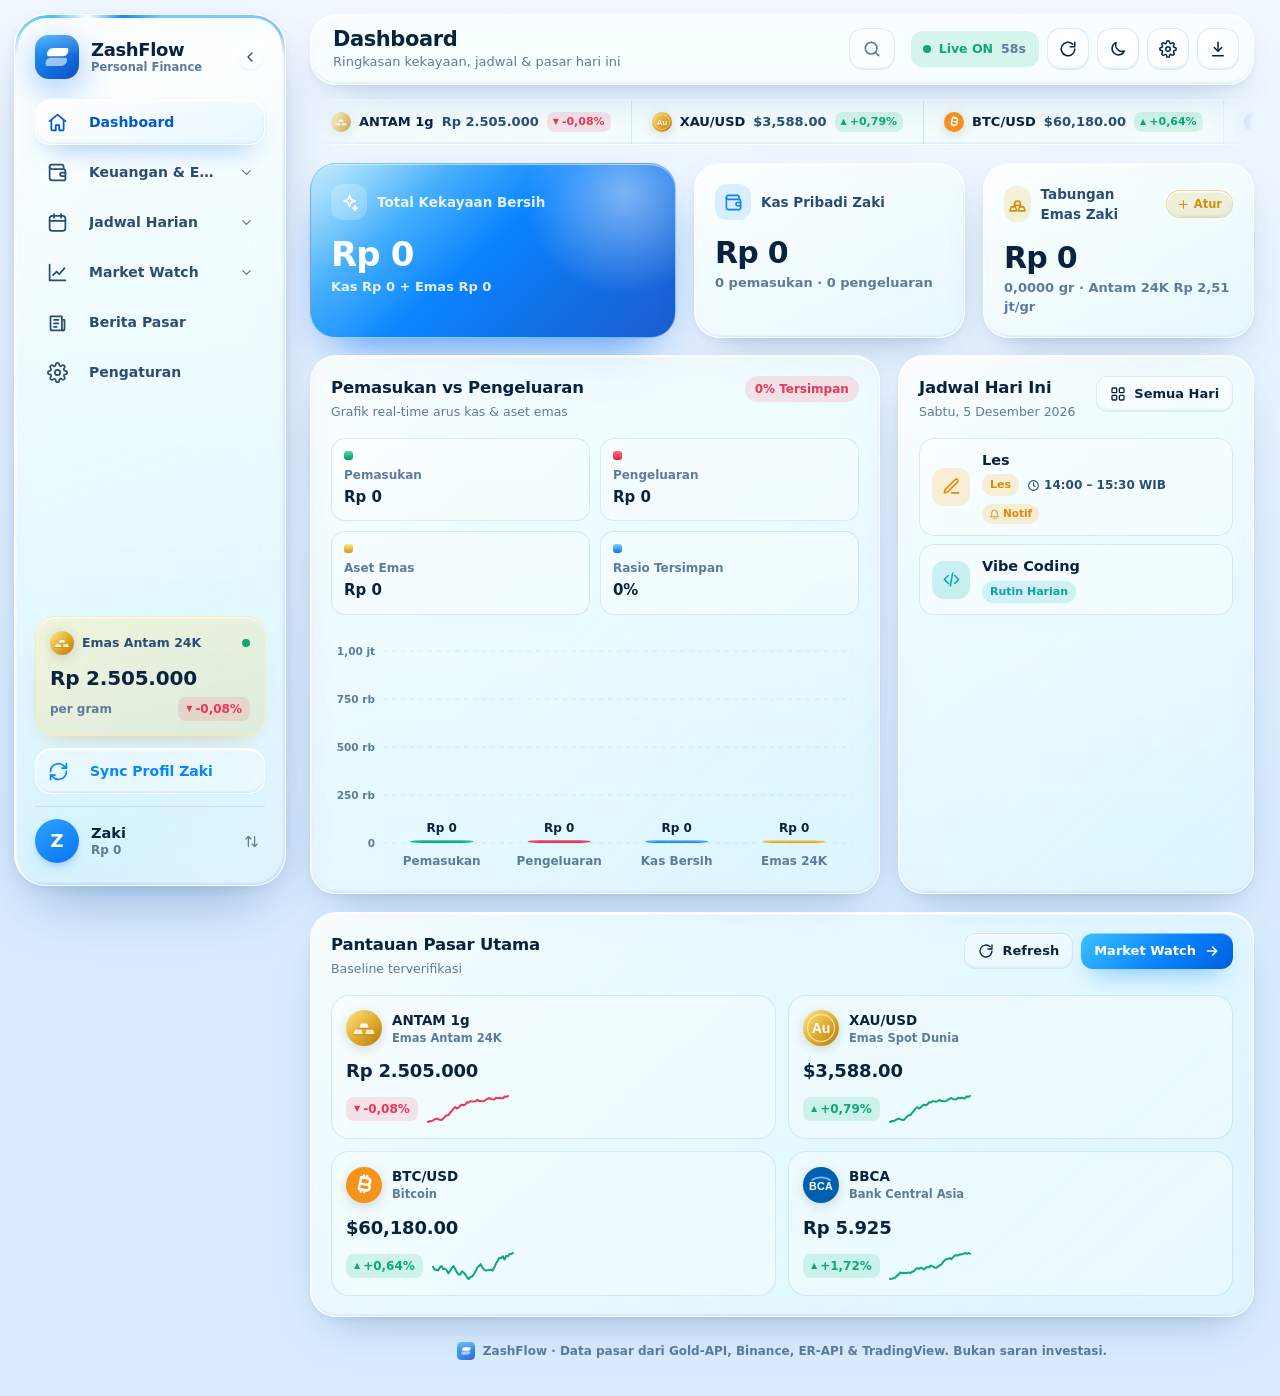
<file: index.html>
<!DOCTYPE html>
<html lang="id" data-theme="light" data-user="zaki" data-default-user="zaki">
<head>
  <meta charset="UTF-8">
  <meta name="viewport" content="width=device-width, initial-scale=1, viewport-fit=cover">
  <meta http-equiv="Content-Security-Policy" content="default-src 'self'; script-src 'self' 'sha256-vmgeRSWU0V+b9LywVaySMGihw0w4eV/tn608+GB1Ubs='; style-src 'self' 'unsafe-inline' https://fonts.googleapis.com; font-src 'self' https://fonts.gstatic.com; img-src 'self' data: blob:; connect-src 'self' blob: https://api.gold-api.com https://api.coingecko.com https://open.er-api.com https://api.binance.com https://data-api.binance.vision https://scanner.tradingview.com https://query1.finance.yahoo.com https://query2.finance.yahoo.com; worker-src 'self'; manifest-src 'self' blob:; object-src 'none'; base-uri 'self'; form-action 'self'">
  <meta name="referrer" content="no-referrer">
  <title>ZashFlow</title>
  <meta name="description" content="ZashFlow — kelola arus kas pribadi, tabungan emas 24K, jadwal harian, dan pantau harga pasar real-time.">
  <meta name="theme-color" content="#ffffff" id="metaTheme">
  <meta name="application-name" content="ZashFlow">
  <meta name="apple-mobile-web-app-capable" content="yes">
  <meta name="mobile-web-app-capable" content="yes">
  <meta name="apple-mobile-web-app-title" content="ZashFlow">
  <meta name="apple-mobile-web-app-status-bar-style" content="default">
  <meta name="format-detection" content="telephone=no">

  <link id="appFavicon" rel="icon" type="image/svg+xml" href="icon.svg?v=6">
  <link id="appShortcutIcon" rel="shortcut icon" type="image/png" href="icon-blue-any.png?v=6">
  <link id="appAppleIcon" rel="apple-touch-icon" sizes="180x180" href="icon-blue.png?v=6">
  <link id="appManifest" rel="manifest" href="manifest.json?v=6">

  <link rel="preconnect" href="https://fonts.googleapis.com">
  <link rel="preconnect" href="https://fonts.gstatic.com" crossorigin>
  <link href="https://fonts.googleapis.com/css2?family=Plus+Jakarta+Sans:wght@400;500;600;700;800&display=swap" rel="stylesheet" referrerpolicy="no-referrer">
  <link rel="stylesheet" href="styles.css">

  <script>
    /* Pra-render: tema, user, ikon tab & deteksi perangkat agar tidak berkedip */
    (function () {
      var d = document.documentElement;
      try {
        var t = JSON.parse(localStorage.getItem('zashflow:theme') || '"light"');
        var isDark = t === 'dark';
        d.setAttribute('data-theme', isDark ? 'dark' : 'light');
        var defU = d.getAttribute('data-default-user') === 'niza' ? 'niza' : 'zaki';
        var qp = new URLSearchParams(location.search).get('install');
        var rawU = localStorage.getItem('zashflow:activeUser');
        var u = qp === 'niza' || qp === 'zaki' ? qp : (rawU ? JSON.parse(rawU) : defU);
        if (qp === 'niza' || qp === 'zaki') localStorage.setItem('zashflow:activeUser', JSON.stringify(u));
        var isNiza = u === 'niza';
        d.setAttribute('data-user', isNiza ? 'niza' : 'zaki');
        var mt = document.getElementById('metaTheme');
        if (mt) mt.setAttribute('content', isDark ? (isNiza ? '#180412' : '#020b1e') : (isNiza ? '#ffe3f0' : '#eaf4ff'));
        if (isNiza) {
          var f = document.getElementById('appFavicon'); if (f) f.href = 'icon-pink.svg?v=6';
          var s = document.getElementById('appShortcutIcon'); if (s) s.href = 'icon-pink-any.png?v=6';
          var a = document.getElementById('appAppleIcon'); if (a) a.href = 'icon-pink.png?v=6';
          var m = document.getElementById('appManifest'); if (m) m.href = 'manifest-niza.json?v=6';
        }
        if (JSON.parse(localStorage.getItem('zashflow:sbCollapsed') || 'false')) d.classList.add('sb-pre-collapsed');
        var g = JSON.parse(localStorage.getItem('zashflow:glass') || '"liquid"');
        d.setAttribute('data-glass', g === 'soft' || g === 'ultra' ? g : 'liquid');
        if (JSON.parse(localStorage.getItem('zashflow:motion') || 'true') === false) d.classList.add('low-motion');
      } catch (e) {}
      var ua = navigator.userAgent || '';
      var mUA = /Android|iPhone|iPad|iPod|Mobile|Silk|Kindle|BlackBerry|Opera Mini|IEMobile/i.test(ua) ||
        (navigator.platform === 'MacIntel' && navigator.maxTouchPoints > 1);
      var coarse = window.matchMedia && window.matchMedia('(pointer: coarse)').matches && navigator.maxTouchPoints > 0;
      var w = window.innerWidth;
      d.classList.add(mUA || w < 1024 || (coarse && w < 1280) ? 'is-mobile' : 'is-desktop');
      d.classList.add('js');
    })();
  </script>
</head>
<body class="pre">

  <!-- ===================== SVG SPRITE ===================== -->
  <svg class="sprite" xmlns="http://www.w3.org/2000/svg" aria-hidden="true">
    <defs>
      <linearGradient id="g-green" x1="0" y1="0" x2="0" y2="1"><stop offset="0" stop-color="#4ade9f"/><stop offset="1" stop-color="#059669"/></linearGradient>
      <linearGradient id="g-red" x1="0" y1="0" x2="0" y2="1"><stop offset="0" stop-color="#fb7185"/><stop offset="1" stop-color="#e11d48"/></linearGradient>
      <linearGradient id="g-blue" x1="0" y1="0" x2="0" y2="1"><stop offset="0" style="stop-color:var(--bar-main-a)"/><stop offset="1" style="stop-color:var(--bar-main-b)"/></linearGradient>
      <linearGradient id="g-gold" x1="0" y1="0" x2="0" y2="1"><stop offset="0" stop-color="#fde68a"/><stop offset="1" stop-color="#d4960f"/></linearGradient>
      <linearGradient id="lg-gold" x1="0" y1="0" x2="1" y2="1"><stop offset="0" stop-color="#fde58a"/><stop offset=".55" stop-color="#e2a92a"/><stop offset="1" stop-color="#b07a10"/></linearGradient>
    </defs>
    <symbol id="i-home" viewBox="0 0 24 24"><path d="M3 10.5 12 3l9 7.5"/><path d="M5 9.5V20a1 1 0 0 0 1 1h4v-6h4v6h4a1 1 0 0 0 1-1V9.5"/></symbol>
    <symbol id="i-wallet" viewBox="0 0 24 24"><path d="M19 7V5.5A2.5 2.5 0 0 0 16.5 3H5.5a2.5 2.5 0 0 0 0 5H19a2 2 0 0 1 2 2v3"/><path d="M3 5.5V18a3 3 0 0 0 3 3h13a2 2 0 0 0 2-2v-3"/><path d="M21 12h-4a2 2 0 0 0 0 4h4z"/></symbol>
    <symbol id="i-calendar" viewBox="0 0 24 24"><rect x="3" y="4.5" width="18" height="17" rx="3"/><path d="M8 2.5v4M16 2.5v4M3 10h18"/></symbol>
    <symbol id="i-chart" viewBox="0 0 24 24"><path d="M3 3v18h18"/><path d="m7 15 4-4 3 3 6-7"/></symbol>
    <symbol id="i-news" viewBox="0 0 24 24"><path d="M4 5h13v14a2 2 0 0 0 2 2H6a2 2 0 0 1-2-2z"/><path d="M17 9h3v10a2 2 0 0 1-2 2"/><path d="M8 9h5M8 13h5M8 17h3"/></symbol>
    <symbol id="i-search" viewBox="0 0 24 24"><circle cx="11" cy="11" r="7"/><path d="m20 20-3.5-3.5"/></symbol>
    <symbol id="i-refresh" viewBox="0 0 24 24"><path d="M21 12a9 9 0 1 1-2.64-6.36"/><path d="M21 3v6h-6"/></symbol>
    <symbol id="i-sun" viewBox="0 0 24 24"><circle cx="12" cy="12" r="4"/><path d="M12 2v2M12 20v2M4.93 4.93l1.41 1.41M17.66 17.66l1.41 1.41M2 12h2M20 12h2M4.93 19.07l1.41-1.41M17.66 6.34l1.41-1.41"/></symbol>
    <symbol id="i-moon" viewBox="0 0 24 24"><path d="M20.5 14.5A8.5 8.5 0 0 1 9.5 3.5a8.5 8.5 0 1 0 11 11z"/></symbol>
    <symbol id="i-download" viewBox="0 0 24 24"><path d="M12 3v12"/><path d="m7 10 5 5 5-5"/><path d="M5 21h14"/></symbol>
    <symbol id="i-chev-left" viewBox="0 0 24 24"><path d="m15 18-6-6 6-6"/></symbol>
    <symbol id="i-chev-right" viewBox="0 0 24 24"><path d="m9 18 6-6-6-6"/></symbol>
    <symbol id="i-chev-down" viewBox="0 0 24 24"><path d="m6 9 6 6 6-6"/></symbol>
    <symbol id="i-plus" viewBox="0 0 24 24"><path d="M12 5v14M5 12h14"/></symbol>
    <symbol id="i-x" viewBox="0 0 24 24"><path d="M18 6 6 18M6 6l12 12"/></symbol>
    <symbol id="i-trash" viewBox="0 0 24 24"><path d="M3 6h18"/><path d="M8 6V4h8v2"/><path d="M19 6l-1 14a2 2 0 0 1-2 2H8a2 2 0 0 1-2-2L5 6"/><path d="M10 11v6M14 11v6"/></symbol>
    <symbol id="i-in" viewBox="0 0 24 24"><path d="M17 7 7 17"/><path d="M17 17H7V7"/></symbol>
    <symbol id="i-out" viewBox="0 0 24 24"><path d="M7 17 17 7"/><path d="M7 7h10v10"/></symbol>
    <symbol id="i-gold" viewBox="0 0 24 24"><path d="M2.5 20h8.5l-1.6-5H4.1z"/><path d="M13 20h8.5l-1.6-5h-5.3z"/><path d="M7.75 13h8.5l-1.6-5H9.35z"/></symbol>
    <symbol id="i-sync" viewBox="0 0 24 24"><path d="M3 12a9 9 0 0 1 15.5-6.2L21 8"/><path d="M21 3v5h-5"/><path d="M21 12a9 9 0 0 1-15.5 6.2L3 16"/><path d="M3 21v-5h5"/></symbol>
    <symbol id="i-clock" viewBox="0 0 24 24"><circle cx="12" cy="12" r="9"/><path d="M12 7v5l3 2"/></symbol>
    <symbol id="i-pause" viewBox="0 0 24 24"><rect x="6" y="5" width="4" height="14" rx="1"/><rect x="14" y="5" width="4" height="14" rx="1"/></symbol>
    <symbol id="i-play" viewBox="0 0 24 24"><path d="M7 4.5v15l12-7.5z"/></symbol>
    <symbol id="i-swap" viewBox="0 0 24 24"><path d="M7 4v16"/><path d="m3 8 4-4 4 4"/><path d="M17 20V4"/><path d="m21 16-4 4-4-4"/></symbol>
    <symbol id="i-code" viewBox="0 0 24 24"><path d="m8 7-5 5 5 5"/><path d="m16 7 5 5-5 5"/><path d="m13.5 4-3 16"/></symbol>
    <symbol id="i-book" viewBox="0 0 24 24"><path d="M4 19.5V5a2 2 0 0 1 2-2h14v16H6.5A2.5 2.5 0 0 0 4 21.5z"/><path d="M8 7h8M8 11h5"/></symbol>
    <symbol id="i-book-open" viewBox="0 0 24 24"><path d="M2 4h7a3 3 0 0 1 3 3v14a2 2 0 0 0-2-2H2z"/><path d="M22 4h-7a3 3 0 0 0-3 3v14a2 2 0 0 1 2-2h8z"/></symbol>
    <symbol id="i-users" viewBox="0 0 24 24"><circle cx="9" cy="8" r="3.5"/><path d="M2.5 20a6.5 6.5 0 0 1 13 0"/><path d="M16 4.5a3.5 3.5 0 0 1 0 7"/><path d="M18 14a6 6 0 0 1 3.5 6"/></symbol>
    <symbol id="i-pen" viewBox="0 0 24 24"><path d="M12 20h9"/><path d="M16.5 3.5a2.1 2.1 0 0 1 3 3L7 19l-4 1 1-4z"/></symbol>
    <symbol id="i-share" viewBox="0 0 24 24"><path d="M12 3v13"/><path d="m7 8 5-5 5 5"/><path d="M5 12v7a2 2 0 0 0 2 2h10a2 2 0 0 0 2-2v-7"/></symbol>
    <symbol id="i-check" viewBox="0 0 24 24"><path d="M20 6 9 17l-5-5"/></symbol>
    <symbol id="i-sparkle" viewBox="0 0 24 24"><path d="M12 3l1.9 5.1L19 10l-5.1 1.9L12 17l-1.9-5.1L5 10l5.1-1.9z"/><path d="M19 16l.8 2.2L22 19l-2.2.8L19 22l-.8-2.2L16 19l2.2-.8z"/></symbol>
    <symbol id="i-layers" viewBox="0 0 24 24"><path d="m12 3 9 5-9 5-9-5z"/><path d="m3 13 9 5 9-5"/></symbol>
    <symbol id="i-phone" viewBox="0 0 24 24"><rect x="6" y="2" width="12" height="20" rx="3"/><path d="M11 18h2"/></symbol>
    <symbol id="i-trend" viewBox="0 0 24 24"><path d="m3 17 6-6 4 4 8-8"/><path d="M15 7h6v6"/></symbol>
    <symbol id="i-coins" viewBox="0 0 24 24"><circle cx="9" cy="9" r="6"/><path d="M15.4 9.6a6 6 0 1 1-5.8 5.8"/><path d="M9 6.5v5M7 8h3.2a1 1 0 0 1 0 2H7.8"/></symbol>
    <symbol id="i-arrow-right" viewBox="0 0 24 24"><path d="M5 12h14"/><path d="m13 6 6 6-6 6"/></symbol>
    <symbol id="i-grid" viewBox="0 0 24 24"><rect x="3" y="3" width="7" height="7" rx="1.5"/><rect x="14" y="3" width="7" height="7" rx="1.5"/><rect x="3" y="14" width="7" height="7" rx="1.5"/><rect x="14" y="14" width="7" height="7" rx="1.5"/></symbol>
    <symbol id="i-reset" viewBox="0 0 24 24"><path d="M3 12a9 9 0 1 0 3-6.7L3 8"/><path d="M3 3v5h5"/></symbol>
    <symbol id="i-bolt" viewBox="0 0 24 24"><path d="M13 2 4 14h7l-1 8 9-12h-7z"/></symbol>
    <symbol id="i-target" viewBox="0 0 24 24"><circle cx="12" cy="12" r="9"/><circle cx="12" cy="12" r="5"/><circle cx="12" cy="12" r="1"/></symbol>
    <symbol id="i-globe" viewBox="0 0 24 24"><circle cx="12" cy="12" r="9"/><path d="M3 12h18"/><path d="M12 3a14 14 0 0 1 0 18a14 14 0 0 1 0-18"/></symbol>
    <symbol id="i-cmd" viewBox="0 0 24 24"><path d="M9 6a3 3 0 1 0-3 3h12a3 3 0 1 0-3-3v12a3 3 0 1 0 3-3H6a3 3 0 1 0 3 3z"/></symbol>
    <symbol id="i-settings" viewBox="0 0 24 24"><circle cx="12" cy="12" r="3"/><path d="M19.4 15a1.65 1.65 0 0 0 .33 1.82l.06.06a2 2 0 1 1-2.83 2.83l-.06-.06a1.65 1.65 0 0 0-1.82-.33 1.65 1.65 0 0 0-1 1.51V21a2 2 0 1 1-4 0v-.09A1.65 1.65 0 0 0 9 19.4a1.65 1.65 0 0 0-1.82.33l-.06.06a2 2 0 1 1-2.83-2.83l.06-.06a1.65 1.65 0 0 0 .33-1.82 1.65 1.65 0 0 0-1.51-1H3a2 2 0 1 1 0-4h.09A1.65 1.65 0 0 0 4.6 9a1.65 1.65 0 0 0-.33-1.82l-.06-.06a2 2 0 1 1 2.83-2.83l.06.06a1.65 1.65 0 0 0 1.82.33H9a1.65 1.65 0 0 0 1-1.51V3a2 2 0 1 1 4 0v.09a1.65 1.65 0 0 0 1 1.51 1.65 1.65 0 0 0 1.82-.33l.06-.06a2 2 0 1 1 2.83 2.83l-.06.06a1.65 1.65 0 0 0-.33 1.82V9a1.65 1.65 0 0 0 1.51 1H21a2 2 0 1 1 0 4h-.09a1.65 1.65 0 0 0-1.51 1z"/></symbol>
    <symbol id="i-upload" viewBox="0 0 24 24"><path d="M12 15V3"/><path d="m7 8 5-5 5 5"/><path d="M5 21h14"/></symbol>
    <symbol id="i-sliders" viewBox="0 0 24 24"><path d="M4 21v-7M4 10V3M12 21v-9M12 8V3M20 21v-5M20 12V3M2 14h4M10 8h4M18 16h4"/></symbol>
    <symbol id="i-shield" viewBox="0 0 24 24"><path d="M12 22s8-4 8-10V5l-8-3-8 3v7c0 6 8 10 8 10z"/></symbol>
    <symbol id="i-bell" viewBox="0 0 24 24"><path d="M18 8A6 6 0 0 0 6 8c0 7-3 9-3 9h18s-3-2-3-9"/><path d="M13.73 21a2 2 0 0 1-3.46 0"/></symbol>
    <symbol id="i-volume" viewBox="0 0 24 24"><path d="M11 5 6 9H2v6h4l5 4z"/><path d="M15.54 8.46a5 5 0 0 1 0 7.07"/><path d="M19.07 4.93a10 10 0 0 1 0 14.14"/></symbol>
    <symbol id="i-volume-x" viewBox="0 0 24 24"><path d="M11 5 6 9H2v6h4l5 4z"/><path d="m22 9-6 6M16 9l6 6"/></symbol>
  </svg>

  <!-- ===================== SPLASH ===================== -->
  <div id="splash" class="splash" role="status" aria-label="Memuat ZashFlow">
    <div class="splash-orb orb-a"></div>
    <div class="splash-orb orb-b"></div>
    <div class="splash-card">
      <span class="splash-sweep" aria-hidden="true"></span>
      <div class="splash-emblem"><img src="icon.svg?v=6" data-brand-logo alt="" width="88" height="88"></div>
      <h1 class="splash-title">Zash<span>Flow</span></h1>
      <p class="splash-tag">Keuangan · Emas 24K · Jadwal · Market</p>
      <div class="splash-progress"><span></span></div>
    </div>
    <p class="splash-skip">Ketuk untuk melewati</p>
  </div>

  <!-- Liquid Silk & Caustic Refraction Background -->
  <div class="bg-scene" aria-hidden="true">
    <span class="blob b1"></span>
    <span class="blob b2"></span>
    <span class="blob b3"></span>
    <svg class="bg-waves" viewBox="0 0 1440 900" preserveAspectRatio="none">
      <defs>
        <linearGradient id="silk1" x1="0" y1="0" x2="1" y2="1">
          <stop offset="0" stop-color="var(--silk-a)" stop-opacity=".75"/>
          <stop offset=".5" stop-color="var(--silk-b)" stop-opacity=".35"/>
          <stop offset="1" stop-color="var(--silk-c)" stop-opacity="0"/>
        </linearGradient>
        <linearGradient id="silk2" x1="1" y1="0" x2="0" y2="1">
          <stop offset="0" stop-color="var(--silk-c)" stop-opacity=".7"/>
          <stop offset=".5" stop-color="var(--silk-a)" stop-opacity=".3"/>
          <stop offset="1" stop-color="var(--silk-b)" stop-opacity="0"/>
        </linearGradient>
      </defs>
      <path class="silk s1" fill="url(#silk1)" d="M-80 280C220 90 480 430 820 260s500-220 720-60v260c-240-120-450 110-780 40S180 490-80 620z"/>
      <path class="silk s2" fill="url(#silk2)" d="M-100 660C240 480 560 790 920 600s400-180 620-30v360H-100z"/>
    </svg>
  </div>

  <div class="app" id="app">

    <!-- ===================== SIDEBAR (DESKTOP) ===================== -->
    <aside class="sidebar" id="sidebar" aria-label="Navigasi utama">
      <span class="sb-runner" aria-hidden="true"><span class="sb-runner-beam"></span></span>
      <div class="sb-head">
        <a class="sb-brand" href="#dashboard" data-go="dashboard" aria-label="ZashFlow Dashboard">
          <img class="sb-logo" src="icon.svg?v=6" data-brand-logo alt="ZashFlow" width="44" height="44">
          <span class="sb-brand-text"><strong>ZashFlow</strong><small>Personal Finance</small></span>
        </a>
        <button class="sb-toggle ripple" id="sbToggle" type="button" aria-label="Perkecil sidebar" title="Perkecil / perbesar sidebar">
          <svg class="ico"><use href="#i-chev-left"/></svg>
        </button>
      </div>

      <nav class="sb-nav" id="sbNav">
        <span class="sb-pill" id="sbPill" aria-hidden="true"></span>

        <div class="sb-group">
          <button class="sb-item ripple" data-view="dashboard" title="Dashboard">
            <span class="sb-ico"><svg class="ico"><use href="#i-home"/></svg></span>
            <span class="sb-label">Dashboard</span>
          </button>
        </div>

        <div class="sb-group has-sub">
          <button class="sb-item ripple" data-view="finance" title="Keuangan & Emas">
            <span class="sb-ico"><svg class="ico"><use href="#i-wallet"/></svg></span>
            <span class="sb-label">Keuangan &amp; Emas</span>
            <span class="sb-caret"><svg class="ico"><use href="#i-chev-down"/></svg></span>
          </button>
          <div class="sb-sub"><div class="sb-sub-inner">
            <button data-go="finance" data-scroll="financeForm">Catat Arus Kas</button>
            <button data-go="finance" data-scroll="goldPanel">Tabungan Emas</button>
            <button data-go="finance" data-scroll="txHistory">Riwayat Transaksi</button>
            <button data-go="finance" data-scroll="finMarketPanel">Pantauan Pasar</button>
          </div></div>
        </div>

        <div class="sb-group has-sub">
          <button class="sb-item ripple" data-view="schedule" title="Jadwal Harian">
            <span class="sb-ico"><svg class="ico"><use href="#i-calendar"/></svg></span>
            <span class="sb-label">Jadwal Harian</span>
            <span class="sb-caret"><svg class="ico"><use href="#i-chev-down"/></svg></span>
          </button>
          <div class="sb-sub"><div class="sb-sub-inner">
            <button data-go="schedule" data-day="today">Jadwal Hari Ini</button>
            <button data-go="schedule" data-day="week">Ringkasan 1 Minggu</button>
            <button data-go="schedule" data-scroll="schedForm">Tambah Jadwal</button>
          </div></div>
        </div>

        <div class="sb-group has-sub">
          <button class="sb-item ripple" data-view="market" title="Market Watch">
            <span class="sb-ico"><svg class="ico"><use href="#i-chart"/></svg></span>
            <span class="sb-label">Market Watch</span>
            <span class="sb-caret"><svg class="ico"><use href="#i-chev-down"/></svg></span>
          </button>
          <div class="sb-sub"><div class="sb-sub-inner">
            <button data-go="market" data-asset="ANTAM">Emas Global &amp; Antam</button>
            <button data-go="market" data-asset="BTCUSD">Trading &amp; Forex</button>
            <button data-go="market" data-asset="IHSG">Saham</button>
          </div></div>
        </div>

        <div class="sb-group">
          <button class="sb-item ripple" data-view="news" title="Berita Pasar">
            <span class="sb-ico"><svg class="ico"><use href="#i-news"/></svg></span>
            <span class="sb-label">Berita Pasar</span>
          </button>
        </div>

        <div class="sb-group">
          <button class="sb-item ripple" data-view="settings" title="Pengaturan">
            <span class="sb-ico"><svg class="ico"><use href="#i-settings"/></svg></span>
            <span class="sb-label">Pengaturan</span>
          </button>
        </div>
      </nav>

      <div class="sb-antam" data-go="market" data-asset="ANTAM" role="button" tabindex="0" title="Emas Antam 24K">
        <div class="sb-antam-top">
          <span class="asset-logo sm" data-logo="ANTAM"></span>
          <span>Emas Antam 24K</span>
          <span class="live-dot"></span>
        </div>
        <strong data-bind="antamPrice">Rp 2.505.000</strong>
        <div class="sb-antam-foot"><small>per gram</small><span class="chg" data-bind-chg="ANTAM">0,00%</span></div>
      </div>

      <button class="sb-sync ripple" id="syncBtn" type="button" title="Sync Profil">
        <span class="sb-ico"><svg class="ico"><use href="#i-sync"/></svg></span>
        <span class="sb-label" data-bind="syncLabel">Sync Profil Zaki</span>
      </button>

      <button class="sb-profile user-switch-trigger" id="sbProfileBtn" type="button" aria-haspopup="menu" aria-expanded="false" title="Ganti Pengguna (Zaki / Niza)">
        <div class="avatar" aria-hidden="true"><span data-bind="avatarInitial">Z</span></div>
        <div class="sb-profile-text"><strong data-bind="userName">Zaki</strong><small data-bind="total">Rp 0</small></div>
        <span class="sb-profile-chev" aria-hidden="true"><svg class="ico"><use href="#i-swap"/></svg></span>
      </button>
    </aside>

    <!-- ===================== MAIN ===================== -->
    <div class="main" id="main">

      <!-- Desktop header -->
      <header class="topbar" id="topbar">
        <div class="tb-title">
          <h2 id="viewTitle">Dashboard</h2>
          <p id="viewSub">Ringkasan kekayaan, jadwal &amp; pasar hari ini</p>
        </div>
        <button class="tb-search search-btn ripple" type="button" aria-label="Cari">
          <svg class="ico"><use href="#i-search"/></svg>
          <span>Cari aset, jadwal, berita</span>
        </button>
        <div class="tb-actions">
          <span class="live-chip" data-live-chip><span class="live-dot"></span><span data-bind="liveText">Live ON</span><em data-bind="countdown">60s</em></span>
          <button class="btn btn-icon btn-glass refresh-btn ripple" type="button" title="Refresh Market" aria-label="Refresh Market"><svg class="ico"><use href="#i-refresh"/></svg></button>
          <button class="btn btn-icon btn-glass theme-btn ripple" type="button" title="Ganti Tema" aria-label="Ganti Tema"><svg class="ico"><use href="#i-moon"/></svg></button>
          <button class="btn btn-icon btn-glass ripple" type="button" data-go="settings" title="Pengaturan" aria-label="Pengaturan"><svg class="ico"><use href="#i-settings"/></svg></button>
          <button class="btn btn-glass install-btn ripple" type="button" title="Pasang Aplikasi"><svg class="ico"><use href="#i-download"/></svg><span>Pasang App</span></button>
        </div>
      </header>

      <!-- Mobile top bar -->
      <header class="mtop" id="mtop">
        <button class="mtop-left user-switch-trigger" id="mobProfileBtn" type="button" aria-haspopup="menu" aria-expanded="false" aria-label="Ganti Pengguna">
          <div class="avatar sm" aria-hidden="true"><span data-bind="avatarInitial">Z</span></div>
          <div class="mtop-greet">
            <strong data-bind="greeting">Halo, Zaki</strong>
            <span class="live-pill" data-live-chip><span class="live-dot"></span><span data-bind="liveText">Live ON</span></span>
          </div>
        </button>
        <div class="mtop-actions">
          <button class="mbtn search-btn ripple" type="button" aria-label="Cari"><svg class="ico"><use href="#i-search"/></svg></button>
          <button class="mbtn refresh-btn ripple" type="button" aria-label="Refresh Market"><svg class="ico"><use href="#i-refresh"/></svg></button>
          <button class="mbtn theme-btn ripple" type="button" aria-label="Ganti Tema"><svg class="ico"><use href="#i-moon"/></svg></button>
          <button class="mbtn settings-mbtn ripple" type="button" data-go="settings" aria-label="Pengaturan"><svg class="ico"><use href="#i-settings"/></svg></button>
          <button class="mbtn mbtn-app install-btn ripple" type="button" aria-label="Pasang Aplikasi"><svg class="ico"><use href="#i-download"/></svg><span>App</span></button>
        </div>
      </header>

      <!-- Live ticker -->
      <div class="ticker reveal" aria-label="Live ticker harga pasar">
        <div class="ticker-track" id="tickerTrack"></div>
      </div>

      <!-- In-App Les Reminder Banner -->
      <div class="les-alert" id="lesAlertBar" role="status" aria-live="polite" hidden>
        <span class="la-ico" aria-hidden="true"><svg class="ico"><use href="#i-bell"/></svg></span>
        <div class="la-body">
          <div class="la-top"><strong id="lesAlertTitle">Pengingat Jadwal Les</strong></div>
          <p id="lesAlertMsg">—</p>
        </div>
        <div class="la-actions">
          <button class="btn btn-primary btn-sm ripple" id="lesAlertGo" type="button">Lihat Jadwal</button>
          <button class="btn btn-ghost btn-sm ripple" id="lesAlertClose" type="button" aria-label="Tutup pengingat">Mengerti</button>
        </div>
      </div>

      <main class="views" id="views">

        <!-- ===================== DASHBOARD ===================== -->
        <section class="view" id="view-dashboard" aria-label="Dashboard">

          <!-- Hero wallet (HP) -->
          <article class="hero-wallet mobile-only reveal">
            <span class="hw-orb" aria-hidden="true"></span>
            <span class="hw-shine" aria-hidden="true"></span>
            <div class="hw-top">
              <span class="hw-label"><svg class="ico"><use href="#i-wallet"/></svg>Total Kekayaan</span>
              <span class="hw-chip" data-bind="ratioText">0% Tersimpan</span>
            </div>
            <div class="hw-total" data-bind="total">Rp 0</div>
            <div class="hw-sub" data-bind="totalSub">Kas Rp 0 + Emas Rp 0</div>
            <div class="hw-grid">
              <div><span>Kas Pribadi</span><strong data-bind="kas">Rp 0</strong></div>
              <div><span>Pengeluaran</span><strong data-bind="expense">Rp 0</strong></div>
              <div><span>Tabungan Emas</span><strong data-bind="gold">Rp 0</strong></div>
            </div>
          </article>

          <!-- Quick actions (HP) -->
          <div class="quick-actions mobile-only reveal">
            <button class="qa ripple" data-go="finance" data-scroll="financeForm"><span class="qa-ico qa-green"><svg class="ico"><use href="#i-plus"/></svg></span><span>Catat Kas</span></button>
            <button class="qa ripple" data-go="finance" data-scroll="goldPanel"><span class="qa-ico qa-gold"><svg class="ico"><use href="#i-gold"/></svg></span><span>Emas 24K</span></button>
            <button class="qa ripple" data-go="schedule" data-day="today"><span class="qa-ico qa-indigo"><svg class="ico"><use href="#i-calendar"/></svg></span><span>Jadwal</span></button>
            <button class="qa ripple" data-go="market"><span class="qa-ico qa-blue"><svg class="ico"><use href="#i-chart"/></svg></span><span>Market</span></button>
          </div>

          <!-- Stat cards (Desktop) -->
          <div class="stat-grid desktop-only">
            <article class="card stat stat-hero reveal">
              <span class="hw-orb" aria-hidden="true"></span>
              <div class="stat-head"><span class="stat-ico"><svg class="ico"><use href="#i-sparkle"/></svg></span><span>Total Kekayaan Bersih</span></div>
              <div class="stat-value" data-bind="total">Rp 0</div>
              <div class="stat-sub" data-bind="totalSub">Kas Rp 0 + Emas Rp 0</div>
            </article>
            <article class="card stat reveal">
              <div class="stat-head"><span class="stat-ico ico-blue"><svg class="ico"><use href="#i-wallet"/></svg></span><span data-bind="kasTitle">Kas Pribadi Zaki</span></div>
              <div class="stat-value" data-bind="kas">Rp 0</div>
              <div class="stat-sub" data-bind="kasMeta">0 pemasukan · 0 pengeluaran</div>
            </article>
            <article class="card stat reveal">
              <div class="stat-head">
                <span class="stat-ico ico-gold"><svg class="ico"><use href="#i-gold"/></svg></span>
                <span data-bind="goldTitle">Tabungan Emas Zaki</span>
                <button class="gold-pill-btn ripple" type="button" data-go="finance" data-scroll="goldPanel" aria-label="Tambah atau atur tabungan emas"><svg class="ico"><use href="#i-plus"/></svg><span>Atur</span></button>
              </div>
              <div class="stat-value" data-bind="gold">Rp 0</div>
              <div class="stat-sub" data-bind="goldMeta">0,0000 gr · Antam 24K</div>
            </article>
          </div>

          <div class="dash-grid">
            <article class="card reveal" id="flowPanel">
              <header class="card-head">
                <div><h3>Pemasukan vs Pengeluaran</h3><p>Grafik real-time arus kas &amp; aset emas</p></div>
                <span class="badge badge-red" id="ratioBadge" data-bind="ratioText">0% Tersimpan</span>
              </header>
              <div class="flow-figures">
                <div class="ff"><span class="ff-dot dot-green"></span><span class="ff-label">Pemasukan</span><strong data-bind="income">Rp 0</strong></div>
                <div class="ff"><span class="ff-dot dot-red"></span><span class="ff-label">Pengeluaran</span><strong data-bind="expense">Rp 0</strong></div>
                <div class="ff"><span class="ff-dot dot-gold"></span><span class="ff-label">Aset Emas</span><strong data-bind="gold">Rp 0</strong></div>
                <div class="ff"><span class="ff-dot dot-blue"></span><span class="ff-label">Rasio Tersimpan</span><strong data-bind="ratioPct">0%</strong></div>
              </div>
              <div class="bar-chart" id="flowChart" role="img" aria-label="Grafik batang pemasukan, pengeluaran, kas bersih dan emas"></div>
            </article>

            <article class="card reveal" id="todayPanel">
              <header class="card-head">
                <div><h3>Jadwal Hari Ini</h3><p data-bind="todayLabel">—</p></div>
                <button class="btn btn-ghost btn-sm ripple" data-go="schedule" data-day="week"><svg class="ico"><use href="#i-grid"/></svg>Semua Hari</button>
              </header>
              <ul class="sched-list" id="todayList"></ul>
            </article>
          </div>

          <article class="card reveal" id="marketPanel">
            <header class="card-head">
              <div><h3>Pantauan Pasar Utama</h3><p class="live-label" data-bind="lastUpdate">Memuat harga…</p></div>
              <div class="head-actions">
                <button class="btn btn-ghost btn-sm refresh-btn ripple" type="button"><svg class="ico"><use href="#i-refresh"/></svg><span>Refresh</span></button>
                <button class="btn btn-primary btn-sm ripple" data-go="market"><span>Market Watch</span><svg class="ico"><use href="#i-arrow-right"/></svg></button>
              </div>
            </header>
            <div class="mini-assets" id="dashAssets"></div>
          </article>
        </section>

        <!-- ===================== FINANCE ===================== -->
        <section class="view" id="view-finance" aria-label="Keuangan dan Tabungan Emas">
          <div class="summary-grid">
            <article class="card sum sum-hero reveal">
              <span class="sum-label">Total Kekayaan Bersih</span>
              <strong data-bind="total">Rp 0</strong>
              <small data-bind="totalSub">Kas Rp 0 + Emas Rp 0</small>
            </article>
            <article class="card sum reveal">
              <span class="sum-label"><i class="ff-dot dot-blue"></i>Kas Pribadi</span>
              <strong data-bind="kas">Rp 0</strong>
              <small data-bind="kasMeta">0 pemasukan · 0 pengeluaran</small>
            </article>
            <article class="card sum reveal">
              <span class="sum-label"><i class="ff-dot dot-red"></i>Pengeluaran</span>
              <strong data-bind="expense">Rp 0</strong>
              <small data-bind="ratioText">0% Tersimpan</small>
            </article>
            <article class="card sum sum-gold reveal">
              <div class="sum-gold-top">
                <span class="sum-label"><i class="ff-dot dot-gold"></i>Tabungan Emas</span>
                <button class="gold-pill-btn ripple" type="button" id="sumEditGold" aria-label="Edit tabungan emas"><svg class="ico"><use href="#i-pen"/></svg><span>Edit</span></button>
              </div>
              <strong data-bind="gold">Rp 0</strong>
              <small data-bind="goldGram">≈ 0,0000 gram</small>
            </article>
          </div>

          <div class="fin-grid">
            <article class="card reveal" id="financeForm">
              <header class="card-head">
                <div><h3>Catat Arus Kas</h3><p data-bind="txSub">Pemasukan atau pengeluaran Zaki</p></div>
                <span class="head-ico"><svg class="ico"><use href="#i-pen"/></svg></span>
              </header>
              <form id="txForm" class="form" autocomplete="off" novalidate>
                <div class="segmented" id="txType" data-value="in" role="radiogroup" aria-label="Jenis transaksi">
                  <span class="seg-pill" aria-hidden="true"></span>
                  <button type="button" role="radio" aria-checked="true" data-value="in"><svg class="ico"><use href="#i-in"/></svg>Pemasukan</button>
                  <button type="button" role="radio" aria-checked="false" data-value="out"><svg class="ico"><use href="#i-out"/></svg>Pengeluaran</button>
                </div>

                <label class="field">
                  <span class="field-label">Nominal</span>
                  <span class="input-wrap has-prefix"><em>Rp</em><input id="txAmount" class="input" inputmode="numeric" placeholder="0" aria-label="Nominal"></span>
                </label>
                <div class="chips" id="amountChips">
                  <button type="button" class="chip ripple" data-amt="10000">+10rb</button>
                  <button type="button" class="chip ripple" data-amt="25000">+25rb</button>
                  <button type="button" class="chip ripple" data-amt="50000">+50rb</button>
                  <button type="button" class="chip ripple" data-amt="100000">+100rb</button>
                  <button type="button" class="chip ripple" data-amt="0">Hapus</button>
                </div>

                <label class="field">
                  <span class="field-label">Keterangan</span>
                  <input id="txDesc" class="input" maxlength="60" placeholder="Contoh: Uang saku mingguan">
                </label>

                <div class="field-row">
                  <label class="field">
                    <span class="field-label">Kategori</span>
                    <span class="select-wrap"><select id="txCat" class="input"></select></span>
                  </label>
                  <label class="field">
                    <span class="field-label">Tanggal</span>
                    <input id="txDate" class="input" type="date">
                  </label>
                </div>

                <button class="btn btn-primary btn-block btn-lg ripple" type="submit" id="txSubmit"><svg class="ico"><use href="#i-check"/></svg><span>Simpan Pemasukan</span></button>
              </form>
            </article>

            <article class="card reveal" id="txHistory">
              <header class="card-head">
                <div><h3>Riwayat Arus Kas</h3><p data-bind="txCount">2 transaksi</p></div>
                <div class="pills sm" id="txFilter" role="tablist">
                  <button class="active" data-f="all">Semua</button>
                  <button data-f="in">Masuk</button>
                  <button data-f="out">Keluar</button>
                </div>
              </header>
              <ul class="tx-list" id="txList"></ul>
              <footer class="card-foot">
                <button class="btn btn-ghost btn-sm ripple" id="resetProfile" type="button"><svg class="ico"><use href="#i-reset"/></svg>Reset ke Profil Awal</button>
              </footer>
            </article>
          </div>

          <article class="card reveal" id="goldPanel">
            <header class="card-head">
              <div>
                <h3 data-bind="goldTitle">Tabungan Emas Zaki</h3>
                <p data-bind="calcNote">Kurs Antam 24K: Rp 2.505.000/gr</p>
              </div>
              <div class="head-actions">
                <button type="button" class="btn btn-ghost btn-sm ripple" data-go="market" data-asset="ANTAM"><svg class="ico"><use href="#i-chart"/></svg><span>Grafik Antam</span></button>
                <span class="head-ico gold"><svg class="ico"><use href="#i-gold"/></svg></span>
              </div>
            </header>
            <div class="gold-section-grid">
              <div class="gm-summary gold-inline-sum">
                <div class="gm-bal">
                  <div class="gm-bal-top">
                    <span>Saldo Emas Saat Ini</span>
                    <button class="gold-pill-btn ripple" type="button" id="goldEditBtn" aria-label="Edit saldo emas"><svg class="ico"><use href="#i-pen"/></svg><span>Edit</span></button>
                  </div>
                  <strong data-bind="gold">Rp 0</strong>
                  <small data-bind="goldGram">≈ 0,0000 gram</small>
                </div>
                <div class="gm-prog">
                  <div class="gm-prog-head"><span data-bind="goalLabel">Menuju 1 gram</span><b data-bind="goalPct">0%</b></div>
                  <div class="gm-bar"><span id="goalBar"></span></div>
                </div>
                <p class="gm-note">Tersimpan otomatis di akun <b data-bind="userName">Zaki</b> &amp; langsung menambah Total Kekayaan Bersih.</p>
              </div>
              <form id="goldForm" class="form" autocomplete="off" novalidate>
                <div class="pills gm-mode" id="goldMode" role="tablist" aria-label="Mode ubah tabungan emas">
                  <button type="button" class="active" data-gmode="add">+ Tambah</button>
                  <button type="button" data-gmode="sub">− Kurangi</button>
                  <button type="button" data-gmode="set">Edit Saldo</button>
                </div>
                <label class="field">
                  <span class="field-label" id="goldFieldLabel">Nominal Tambahan (Rp)</span>
                  <span class="input-wrap has-prefix"><em>Rp</em><input id="goldInput" class="input" inputmode="numeric" placeholder="0" aria-label="Nominal tabungan emas"></span>
                </label>
                <div class="chips" id="goldChips">
                  <button type="button" class="chip ripple" data-gamt="50000">+50rb</button>
                  <button type="button" class="chip ripple" data-gamt="100000">+100rb</button>
                  <button type="button" class="chip ripple" data-gamt="250000">+250rb</button>
                  <button type="button" class="chip ripple" data-gamt="500000">+500rb</button>
                  <button type="button" class="chip ripple" data-gamt="0">Hapus</button>
                </div>
                <p class="gm-preview" id="goldPreview">Masukkan nominal untuk melihat estimasi gram emas.</p>
                <button class="btn btn-primary btn-block btn-lg ripple" type="submit" id="goldSubmit"><svg class="ico"><use href="#i-check"/></svg><span>Tambah ke Tabungan Emas</span></button>
              </form>
            </div>
          </article>

          <article class="card reveal" id="finMarketPanel">
            <header class="card-head">
              <div><h3>Pantauan Pasar Utama</h3><p class="live-label" data-bind="lastUpdate">Memuat harga…</p></div>
              <div class="head-actions">
                <button class="btn btn-ghost btn-sm refresh-btn ripple" type="button"><svg class="ico"><use href="#i-refresh"/></svg><span>Refresh</span></button>
                <button class="btn btn-primary btn-sm ripple" data-go="market"><span>Market Watch</span><svg class="ico"><use href="#i-arrow-right"/></svg></button>
              </div>
            </header>
            <div class="mini-assets" id="finAssets"></div>
          </article>
        </section>

        <!-- ===================== SCHEDULE ===================== -->
        <section class="view" id="view-schedule" aria-label="Jadwal Harian Zaki">
          <div class="card day-tabs-card reveal">
            <div class="day-tabs" id="dayTabs" role="tablist"></div>
          </div>

          <article class="card les-remind-card reveal" id="lesRemindCard" aria-label="Pengingat Jadwal Les">
            <div class="lr-top">
              <div class="lr-info">
                <span class="lr-ico" aria-hidden="true"><svg class="ico"><use href="#i-bell"/></svg></span>
                <div class="lr-text">
                  <div class="lr-head">
                    <strong>Pengingat Jadwal Les</strong>
                  </div>
                  <small id="lesNextText">Khusus semua jadwal Les · Memuat jadwal terdekat…</small>
                </div>
              </div>
              <div class="lr-controls">
                <span class="select-wrap compact"><select id="lesLeadSelect" class="input" aria-label="Waktu pengingat sebelum les">
                  <option value="15">15 mnt sblm</option>
                  <option value="30">30 mnt sblm</option>
                  <option value="60">60 mnt sblm</option>
                </select></span>
                <button class="btn btn-ghost btn-sm ripple" id="lesSoundBtn" type="button" aria-pressed="true" title="Aktifkan / matikan suara notifikasi"><svg class="ico"><use href="#i-volume"/></svg><span>Suara</span></button>
                <button class="btn btn-primary btn-sm ripple" id="lesPermBtn" type="button"><svg class="ico"><use href="#i-bell"/></svg><span>Aktifkan Notif</span></button>
                <button class="btn btn-ghost btn-sm ripple" id="lesTestBtn" type="button"><svg class="ico"><use href="#i-sparkle"/></svg><span>Tes Notif</span></button>
                <button class="switch" id="lesRemindToggle" type="button" role="switch" aria-checked="true" aria-label="Aktifkan pengingat jadwal les"><span></span></button>
              </div>
            </div>
            <div class="lr-chips" id="lesAllChips" aria-label="Daftar semua jadwal Les aktif"></div>
          </article>

          <div class="sched-grid">
            <div class="sched-main">
              <article class="card reveal" id="dayPanel">
                <header class="card-head">
                  <div><h3 id="dayTitle">Senin</h3><p id="daySub">4 kegiatan</p></div>
                  <span class="badge badge-blue" id="dayTodayBadge" hidden>Hari ini</span>
                </header>
                <ul class="sched-list editable" id="dayList"></ul>
              </article>
              <div class="week-grid" id="weekPanel" hidden></div>
            </div>

            <article class="card reveal" id="schedForm">
              <header class="card-head">
                <div><h3>Tambah Jadwal</h3><p>Tersimpan permanen di perangkat</p></div>
                <span class="head-ico"><svg class="ico"><use href="#i-plus"/></svg></span>
              </header>
              <form id="addSchedForm" class="form" autocomplete="off">
                <label class="field">
                  <span class="field-label">Hari</span>
                  <span class="select-wrap"><select id="sDay" class="input"></select></span>
                </label>
                <label class="field">
                  <span class="field-label">Nama Kegiatan</span>
                  <input id="sTitle" class="input" maxlength="40" placeholder="Contoh: Bahasa Inggris" required>
                </label>
                <label class="field">
                  <span class="field-label">Jenis</span>
                  <span class="select-wrap"><select id="sType" class="input">
                    <option value="subject">Pelajaran</option>
                    <option value="les">Les</option>
                    <option value="ppa">PPA</option>
                    <option value="vibe">Rutin Harian</option>
                    <option value="custom">Kegiatan Lain</option>
                  </select></span>
                </label>
                <div class="field-row">
                  <label class="field"><span class="field-label">Mulai <i>(opsional)</i></span><input id="sStart" class="input" type="time"></label>
                  <label class="field"><span class="field-label">Selesai <i>(opsional)</i></span><input id="sEnd" class="input" type="time"></label>
                </div>
                <button class="btn btn-primary btn-block btn-lg ripple" type="submit"><svg class="ico"><use href="#i-plus"/></svg>Tambah ke Jadwal</button>
              </form>
            </article>
          </div>
        </section>

        <!-- ===================== MARKET ===================== -->
        <section class="view" id="view-market" aria-label="Market Watch">
          <div class="card market-bar reveal">
            <div class="mb-status">
              <span class="mb-pulse" data-live-chip><span class="live-dot"></span></span>
              <div><strong data-bind="liveText">Live ON</strong><small data-bind="lastUpdate">Memuat harga…</small></div>
            </div>
            <div class="mb-countdown" title="Auto-refresh berikutnya">
              <svg viewBox="0 0 40 40" class="cd-ring"><circle cx="20" cy="20" r="16" class="cd-bg"/><circle cx="20" cy="20" r="16" class="cd-fg" id="cdRing"/></svg>
              <span class="cd-num" data-bind="countdownNum">60</span>
            </div>
            <div class="mb-controls">
              <span class="select-wrap compact"><select id="liveInterval" class="input" aria-label="Interval auto-refresh">
                <option value="30">30 dtk</option>
                <option value="60">1 menit</option>
                <option value="120">2 menit</option>
                <option value="300">5 menit</option>
              </select></span>
              <button class="btn btn-ghost btn-sm ripple" id="livePause" type="button"><svg class="ico"><use href="#i-pause"/></svg><span>Jeda</span></button>
              <button class="btn btn-primary btn-sm refresh-btn ripple" type="button"><svg class="ico"><use href="#i-refresh"/></svg><span>Refresh Market</span></button>
            </div>
          </div>

          <div class="market-grid">
            <article class="card chart-card reveal">
              <header class="chart-head">
                <div class="ch-asset">
                  <span class="asset-logo lg" id="chLogo"></span>
                  <div><h3 id="chName">Emas Antam 24K</h3><p id="chSym">ANTAM 1g · Emas</p></div>
                </div>
                <div class="ch-price">
                  <strong id="chPrice">—</strong>
                  <span class="chg" id="chChange">0,00%</span>
                </div>
              </header>
              <div class="chart-toolbar">
                <div class="pills" id="rangePills" role="tablist">
                  <button class="active" data-range="1D">1 Hari</button>
                  <button data-range="1W">1 Minggu</button>
                  <button data-range="1M">1 Bulan</button>
                </div>
                <span class="src-chip" id="chSource">Live API</span>
              </div>
              <div class="chart-wrap" id="mainChart"></div>
              <div class="chart-stats">
                <div><span>Pembukaan</span><strong id="stOpen">—</strong></div>
                <div><span>Tertinggi</span><strong id="stHigh">—</strong></div>
                <div><span>Terendah</span><strong id="stLow">—</strong></div>
                <div><span>Perubahan</span><strong id="stDiff">—</strong></div>
              </div>
            </article>

            <article class="card watch-card reveal">
              <header class="card-head">
                <div><h3>Watchlist</h3><p>12 aset · ketuk untuk grafik</p></div>
                <span class="head-ico"><svg class="ico"><use href="#i-layers"/></svg></span>
              </header>
              <div class="watchlist" id="watchlist"></div>
            </article>
          </div>
        </section>

        <!-- ===================== NEWS ===================== -->
        <section class="view" id="view-news" aria-label="Berita Pasar">
          <div class="card news-toolbar reveal">
            <div class="pills" id="newsFilters" role="tablist">
              <button class="active" data-cat="all">Semua</button>
              <button data-cat="Emas">Emas</button>
              <button data-cat="Saham">Saham</button>
              <button data-cat="Kripto">Kripto</button>
              <button data-cat="Makro">Makro</button>
            </div>
            <button class="btn btn-primary btn-sm ripple read-all-btn" type="button"><svg class="ico"><use href="#i-book-open"/></svg><span>Read All News</span></button>
          </div>
          <div class="news-featured reveal" id="newsFeatured"></div>
          <div class="news-grid" id="newsGrid"></div>
        </section>

        <!-- ===================== SETTINGS ===================== -->
        <section class="view" id="view-settings" aria-label="Pengaturan">
          <div class="settings-grid">
            <!-- Tampilan & Liquid Glass -->
            <article class="card reveal">
              <header class="card-head">
                <div><h3>Tampilan &amp; Liquid Glass</h3><p>Sesuaikan tema, kejernihan kaca &amp; animasi</p></div>
                <span class="head-ico"><svg class="ico"><use href="#i-sliders"/></svg></span>
              </header>
              <div class="set-list">
                <div class="set-row">
                  <div class="set-info"><strong>Mode Tema</strong><small data-bind="themeDesc">Putih Biru Muda (Terang) atau Deep Ocean Blue (Gelap)</small></div>
                  <div class="pills sm" id="setThemePills" role="tablist">
                    <button type="button" data-set-theme="light">Terang</button>
                    <button type="button" data-set-theme="dark">Gelap</button>
                  </div>
                </div>
                <div class="set-row">
                  <div class="set-info"><strong>Intensitas Liquid Glass</strong><small>Atur tingkat transparansi &amp; kilau refraksi kaca</small></div>
                  <div class="pills sm" id="setGlassPills" role="tablist">
                    <button type="button" data-set-glass="soft">Halus</button>
                    <button type="button" data-set-glass="liquid">Liquid</button>
                    <button type="button" data-set-glass="ultra">Ultra</button>
                  </div>
                </div>
                <div class="set-row">
                  <div class="set-info"><strong>Efek Gerak Halus</strong><small>Matikan untuk mode hemat baterai di HP</small></div>
                  <button class="switch" id="setMotionToggle" type="button" role="switch" aria-checked="true" aria-label="Efek gerak halus"><span></span></button>
                </div>
              </div>
            </article>

            <!-- Profil & Pengguna -->
            <article class="card reveal">
              <header class="card-head">
                <div><h3>Profil &amp; Pengguna</h3><p>Ganti akun Zaki / Niza &amp; target tabungan emas</p></div>
                <div class="avatar sm" aria-hidden="true"><span data-bind="avatarInitial">Z</span></div>
              </header>
              <form id="setProfileForm" class="form" autocomplete="off">
                <div class="field">
                  <span class="field-label">Pilih Pengguna</span>
                  <div class="user-cards" id="setUserCards" role="radiogroup" aria-label="Pilih pengguna">
                    <button type="button" class="user-card ripple" data-pick-user="zaki" role="radio" aria-checked="true">
                      <span class="uc-av uc-zaki">Z</span>
                      <span class="uc-info"><strong>Zaki</strong></span>
                      <svg class="ico uc-chk"><use href="#i-check"/></svg>
                    </button>
                    <button type="button" class="user-card ripple" data-pick-user="niza" role="radio" aria-checked="false">
                      <span class="uc-av uc-niza">N</span>
                      <span class="uc-info"><strong>Niza</strong></span>
                      <svg class="ico uc-chk"><use href="#i-check"/></svg>
                    </button>
                  </div>
                </div>
                <label class="field">
                  <span class="field-label">Target Tabungan Emas</span>
                  <span class="select-wrap"><select id="setGoldGoal" class="input">
                    <option value="0">Otomatis (bertahap per 1 gram)</option>
                    <option value="1">1 gram</option>
                    <option value="2">2 gram</option>
                    <option value="5">5 gram</option>
                    <option value="10">10 gram</option>
                  </select></span>
                </label>
                <button class="btn btn-primary btn-block ripple" type="submit"><svg class="ico"><use href="#i-check"/></svg><span>Simpan Target</span></button>
              </form>
            </article>

            <!-- Market Watch -->
            <article class="card reveal">
              <header class="card-head">
                <div><h3>Pemantauan Pasar</h3><p>Kontrol pembaruan harga live &amp; cache pasar</p></div>
                <span class="head-ico"><svg class="ico"><use href="#i-chart"/></svg></span>
              </header>
              <div class="set-list">
                <div class="set-row">
                  <div class="set-info"><strong>Auto-Refresh Live Market</strong><small>Perbarui harga 12 aset secara otomatis</small></div>
                  <button class="switch" id="setLiveToggle" type="button" role="switch" aria-checked="true" aria-label="Auto-refresh pasar"><span></span></button>
                </div>
                <div class="set-row">
                  <div class="set-info"><strong>Interval Auto-Refresh</strong><small>Frekuensi pembaruan data pasar</small></div>
                  <span class="select-wrap compact"><select id="setInterval" class="input" aria-label="Interval auto-refresh">
                    <option value="30">30 detik</option>
                    <option value="60">1 menit</option>
                    <option value="120">2 menit</option>
                    <option value="300">5 menit</option>
                  </select></span>
                </div>
                <div class="set-row">
                  <div class="set-info"><strong>Segarkan Cache Pasar</strong><small data-bind="lastUpdate">Memuat harga…</small></div>
                  <button class="btn btn-ghost btn-sm ripple" id="setClearMarket" type="button"><svg class="ico"><use href="#i-refresh"/></svg>Muat Ulang</button>
                </div>
              </div>
            </article>

            <!-- Data, Backup & Aplikasi HP -->
            <article class="card reveal">
              <header class="card-head">
                <div><h3>Data, Backup &amp; Aplikasi</h3><p>Cadangkan data lokal atau pasang ZashFlow di HP</p></div>
                <span class="head-ico"><svg class="ico"><use href="#i-shield"/></svg></span>
              </header>
              <div class="set-actions">
                <button class="btn btn-glass ripple" id="setExportBtn" type="button"><svg class="ico"><use href="#i-download"/></svg><span>Ekspor Backup JSON</span></button>
                <button class="btn btn-glass ripple" id="setImportBtn" type="button"><svg class="ico"><use href="#i-upload"/></svg><span>Impor Backup JSON</span></button>
                <input id="setImportFile" type="file" accept="application/json,.json" hidden>
                <button class="btn btn-blue-fixed ripple install-btn" type="button" data-install-for="zaki"><svg class="ico"><use href="#i-phone"/></svg><span>App Zaki (Biru)</span></button>
                <button class="btn btn-pink ripple install-btn" type="button" data-install-for="niza"><svg class="ico"><use href="#i-phone"/></svg><span>App Niza (Pink)</span></button>
              </div>
              <div class="set-danger">
                <button class="btn btn-ghost ripple" id="setResetFinance" type="button"><svg class="ico"><use href="#i-reset"/></svg><span>Reset Keuangan Awal</span></button>
                <button class="btn btn-ghost ripple" id="setResetSchedule" type="button"><svg class="ico"><use href="#i-calendar"/></svg><span>Reset Jadwal Awal</span></button>
              </div>
              <p class="set-meta">ZashFlow v1.2 · Seluruh data pribadi tersimpan aman secara lokal di perangkat Anda.</p>
            </article>
          </div>
        </section>
      </main>

      <footer class="app-foot">
        <img src="icon.svg?v=6" data-brand-logo alt="" width="18" height="18">
        <span>ZashFlow · Data pasar dari Gold-API, Binance, ER-API &amp; TradingView. Bukan saran investasi.</span>
      </footer>
    </div>

    <!-- ===================== BOTTOM DOCK (HP) ===================== -->
    <nav class="dock" id="dock" aria-label="Navigasi bawah">
      <span class="dock-pill" aria-hidden="true"></span>
      <button class="dock-item" data-view="dashboard"><svg class="ico"><use href="#i-home"/></svg><span>Home</span></button>
      <button class="dock-item" data-view="finance"><svg class="ico"><use href="#i-wallet"/></svg><span>Kas</span></button>
      <button class="dock-item" data-view="schedule"><svg class="ico"><use href="#i-calendar"/></svg><span>Jadwal</span></button>
      <button class="dock-item" data-view="market"><svg class="ico"><use href="#i-chart"/></svg><span>Market</span></button>
      <button class="dock-item" data-view="news"><svg class="ico"><use href="#i-news"/></svg><span>Berita</span></button>
    </nav>
  </div>

  <!-- ===================== MODALS ===================== -->
  <div class="modal" id="searchModal" hidden role="dialog" aria-modal="true" aria-label="Pencarian global">
    <div class="modal-backdrop" data-close></div>
    <div class="modal-panel search-panel">
      <div class="search-bar">
        <svg class="ico"><use href="#i-search"/></svg>
        <input id="searchInput" type="search" placeholder="Cari aset, jadwal, atau berita" autocomplete="off" spellcheck="false">
        <button class="kbd-close" data-close type="button">Esc</button>
      </div>
      <div class="search-results" id="searchResults"></div>
      <div class="search-foot"><span><kbd>↑</kbd><kbd>↓</kbd> pilih</span><span><kbd>Enter</kbd> buka</span></div>
    </div>
  </div>

  <div class="modal" id="newsModal" hidden role="dialog" aria-modal="true" aria-label="Berita">
    <div class="modal-backdrop" data-close></div>
    <div class="modal-panel news-panel">
      <button class="modal-x" data-close type="button" aria-label="Tutup"><svg class="ico"><use href="#i-x"/></svg></button>
      <div id="newsModalBody"></div>
    </div>
  </div>

  <div class="modal" id="allNewsModal" hidden role="dialog" aria-modal="true" aria-label="Semua berita pasar">
    <div class="modal-backdrop" data-close></div>
    <div class="modal-panel allnews-panel">
      <header class="allnews-head">
        <div><span class="eyebrow">Edisi Lengkap</span><h3>Berita Pasar ZashFlow</h3><p data-bind="editionDate">—</p></div>
        <button class="modal-x static" data-close type="button" aria-label="Tutup"><svg class="ico"><use href="#i-x"/></svg></button>
      </header>
      <div class="allnews-toc" id="allNewsToc"></div>
      <div class="allnews-body" id="allNewsBody"></div>
    </div>
  </div>

  <div class="modal" id="installModal" hidden role="dialog" aria-modal="true" aria-label="Pasang aplikasi">
    <div class="modal-backdrop" data-close></div>
    <div class="modal-panel install-panel">
      <button class="modal-x" data-close type="button" aria-label="Tutup"><svg class="ico"><use href="#i-x"/></svg></button>
      <div class="install-hero">
        <img src="icon.svg?v=6" data-brand-logo alt="ZashFlow" width="76" height="76">
        <h3>Pasang ZashFlow</h3>
        <p>Buka seperti aplikasi asli: layar penuh, cepat, dan tetap bisa dibuka saat offline.</p>
      </div>
      <div id="installBody"></div>
    </div>
  </div>

  <div class="modal" id="editSchedModal" hidden role="dialog" aria-modal="true" aria-label="Edit jadwal">
    <div class="modal-backdrop" data-close></div>
    <div class="modal-panel edit-sched-panel">
      <button class="modal-x" data-close type="button" aria-label="Tutup"><svg class="ico"><use href="#i-x"/></svg></button>
      <header class="es-head">
        <span class="head-ico"><svg class="ico"><use href="#i-pen"/></svg></span>
        <div><h3>Edit Jadwal</h3><p>Ubah nama, hari, jenis, atau jam tanpa menghapus</p></div>
      </header>
      <form id="editSchedForm" class="form" autocomplete="off">
        <label class="field">
          <span class="field-label">Hari</span>
          <span class="select-wrap"><select id="esDay" class="input"></select></span>
        </label>
        <label class="field">
          <span class="field-label">Nama Kegiatan</span>
          <input id="esTitle" class="input" maxlength="60" placeholder="Contoh: Les Ngaji" required>
        </label>
        <label class="field">
          <span class="field-label">Jenis</span>
          <span class="select-wrap"><select id="esType" class="input">
            <option value="subject">Pelajaran</option>
            <option value="les">Les</option>
            <option value="ppa">PPA</option>
            <option value="vibe">Rutin Harian</option>
            <option value="custom">Kegiatan Lain</option>
          </select></span>
        </label>
        <div class="field-row">
          <label class="field"><span class="field-label">Mulai <i>(opsional)</i></span><input id="esStart" class="input" type="time"></label>
          <label class="field"><span class="field-label">Selesai <i>(opsional)</i></span><input id="esEnd" class="input" type="time"></label>
        </div>
        <div class="es-clear-row" id="esClearWrap" hidden>
          <button class="es-clear-btn" id="esClearTime" type="button"><svg class="ico"><use href="#i-x"/></svg><span>Hapus jam</span></button>
        </div>
        <div class="es-actions">
          <button class="btn btn-ghost ripple" data-close type="button">Batal</button>
          <button class="btn btn-primary ripple" type="submit"><svg class="ico"><use href="#i-check"/></svg><span>Simpan Perubahan</span></button>
        </div>
      </form>
    </div>
  </div>

  <div class="modal" id="editTxModal" hidden role="dialog" aria-modal="true" aria-label="Edit catatan keuangan">
    <div class="modal-backdrop" data-close></div>
    <div class="modal-panel edit-sched-panel">
      <button class="modal-x" data-close type="button" aria-label="Tutup"><svg class="ico"><use href="#i-x"/></svg></button>
      <header class="es-head">
        <span class="head-ico"><svg class="ico"><use href="#i-wallet"/></svg></span>
        <div><h3>Edit Catatan Keuangan</h3><p>Ubah jenis, nominal, keterangan, kategori, atau tanggal</p></div>
      </header>
      <form id="editTxForm" class="form" autocomplete="off" novalidate>
        <div class="segmented" id="etType" data-value="in" role="radiogroup" aria-label="Jenis transaksi">
          <span class="seg-pill" aria-hidden="true"></span>
          <button type="button" role="radio" aria-checked="true" data-value="in"><svg class="ico"><use href="#i-in"/></svg>Pemasukan</button>
          <button type="button" role="radio" aria-checked="false" data-value="out"><svg class="ico"><use href="#i-out"/></svg>Pengeluaran</button>
        </div>
        <label class="field">
          <span class="field-label">Nominal</span>
          <span class="input-wrap has-prefix"><em>Rp</em><input id="etAmount" class="input" inputmode="numeric" placeholder="0" aria-label="Nominal transaksi"></span>
        </label>
        <div class="chips" id="etChips">
          <button type="button" class="chip ripple" data-et-amt="10000">+10rb</button>
          <button type="button" class="chip ripple" data-et-amt="25000">+25rb</button>
          <button type="button" class="chip ripple" data-et-amt="50000">+50rb</button>
          <button type="button" class="chip ripple" data-et-amt="100000">+100rb</button>
          <button type="button" class="chip ripple" data-et-amt="0">Hapus</button>
        </div>
        <label class="field">
          <span class="field-label">Keterangan</span>
          <input id="etDesc" class="input" maxlength="80" placeholder="Contoh: Uang saku mingguan">
        </label>
        <div class="field-row">
          <label class="field">
            <span class="field-label">Kategori</span>
            <span class="select-wrap"><select id="etCat" class="input"></select></span>
          </label>
          <label class="field">
            <span class="field-label">Tanggal</span>
            <input id="etDate" class="input" type="date">
          </label>
        </div>
        <div class="es-actions">
          <button class="btn btn-ghost ripple" data-close type="button">Batal</button>
          <button class="btn btn-primary ripple" type="submit"><svg class="ico"><use href="#i-check"/></svg><span>Simpan Perubahan</span></button>
        </div>
      </form>
    </div>
  </div>

  <div class="modal" id="editGoldModal" hidden role="dialog" aria-modal="true" aria-label="Edit tabungan emas">
    <div class="modal-backdrop" data-close></div>
    <div class="modal-panel edit-sched-panel">
      <button class="modal-x" data-close type="button" aria-label="Tutup"><svg class="ico"><use href="#i-x"/></svg></button>
      <header class="es-head">
        <span class="head-ico gold"><svg class="ico"><use href="#i-gold"/></svg></span>
        <div><h3>Edit Tabungan Emas</h3><p data-bind="calcNote">Kurs Antam 24K</p></div>
      </header>
      <form id="editGoldForm" class="form" autocomplete="off" novalidate>
        <label class="field">
          <span class="field-label">Total Saldo Emas (Rupiah)</span>
          <span class="input-wrap has-prefix"><em>Rp</em><input id="egIdr" class="input" inputmode="numeric" placeholder="0" aria-label="Saldo emas dalam rupiah"></span>
        </label>
        <label class="field">
          <span class="field-label">Atau Ubah Langsung dalam Gram (24K)</span>
          <span class="input-wrap has-suffix"><input id="egGram" class="input" inputmode="decimal" placeholder="0,0000" aria-label="Saldo emas dalam gram"><em>gr</em></span>
        </label>
        <div class="chips" id="egChips">
          <button type="button" class="chip ripple" data-eg-gr="0">Rp 0</button>
          <button type="button" class="chip ripple" data-eg-gr="0.5">0,5 gr</button>
          <button type="button" class="chip ripple" data-eg-gr="1">1 gr</button>
          <button type="button" class="chip ripple" data-eg-gr="2">2 gr</button>
          <button type="button" class="chip ripple" data-eg-gr="5">5 gr</button>
        </div>
        <label class="field">
          <span class="field-label">Target Tabungan Emas</span>
          <span class="select-wrap"><select id="egGoal" class="input">
            <option value="0">Otomatis (bertahap per 1 gram)</option>
            <option value="1">1 gram</option>
            <option value="2">2 gram</option>
            <option value="5">5 gram</option>
            <option value="10">10 gram</option>
          </select></span>
        </label>
        <div class="es-actions">
          <button class="btn btn-ghost ripple" data-close type="button">Batal</button>
          <button class="btn btn-primary ripple" type="submit"><svg class="ico"><use href="#i-check"/></svg><span>Simpan Emas</span></button>
        </div>
      </form>
    </div>
  </div>

  <div class="toasts" id="toasts" aria-live="polite"></div>

  <script src="app.js" defer></script>
</body>
</html>
</file>
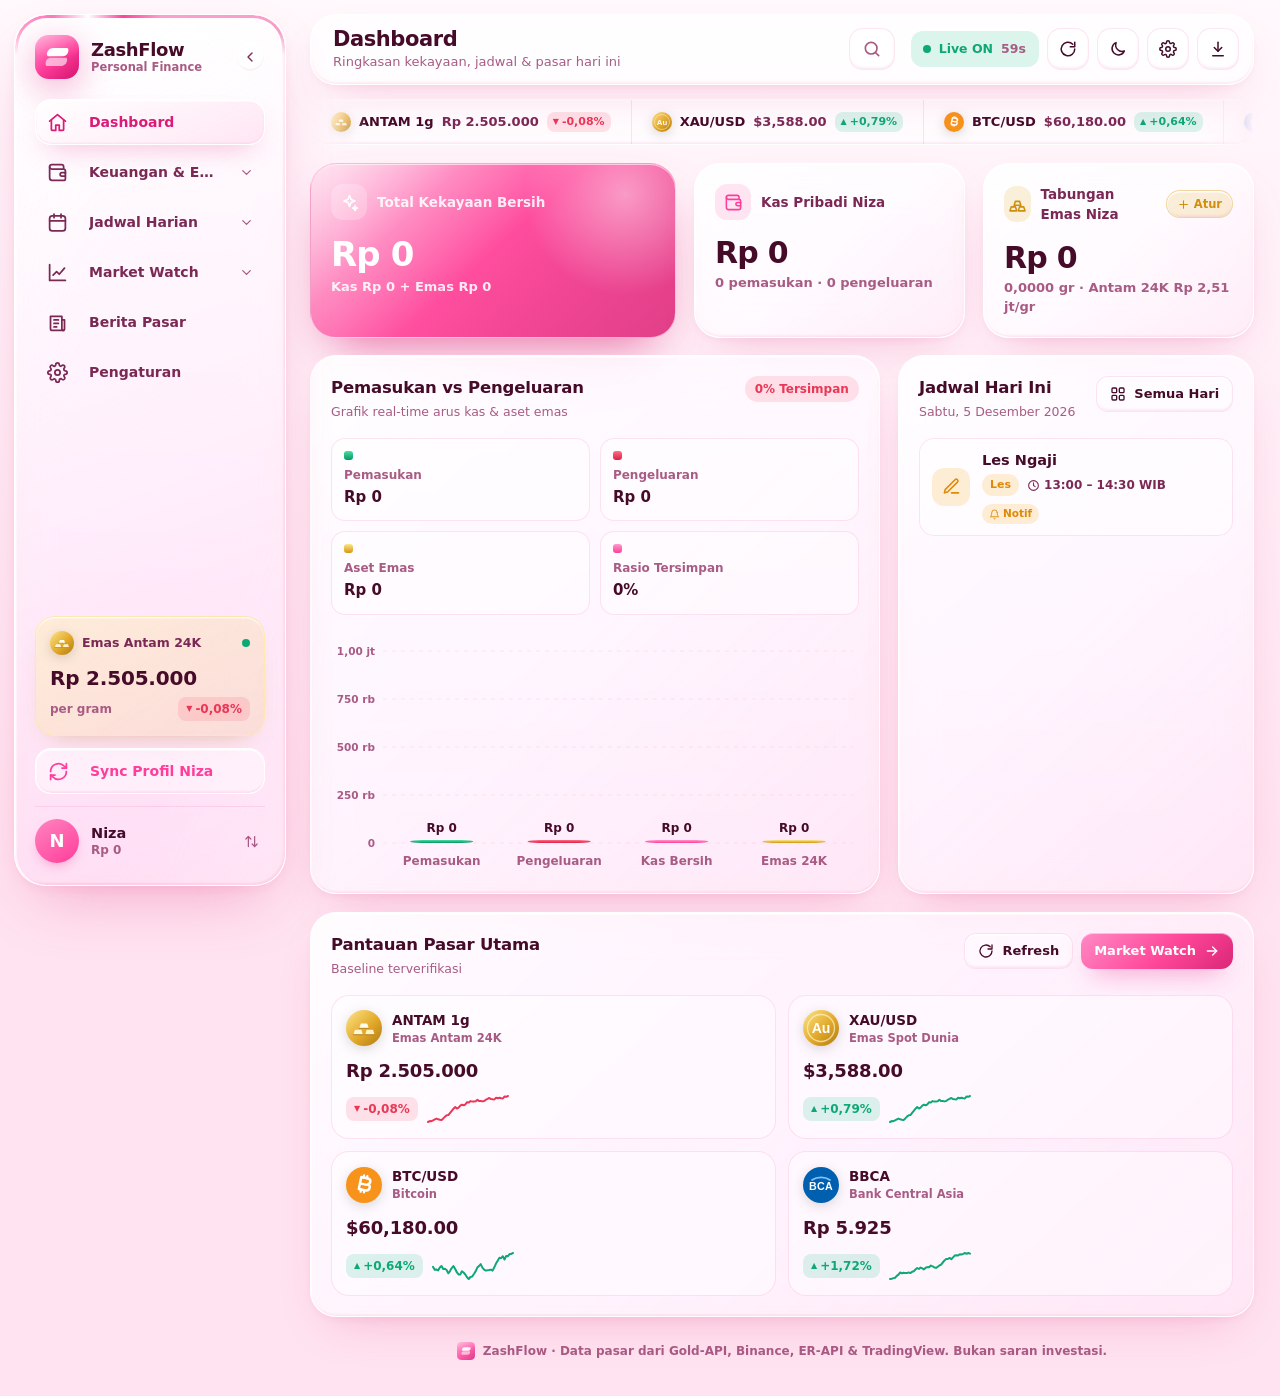
<file: niza.html>
<!DOCTYPE html>
<html lang="id" data-theme="light" data-user="niza" data-default-user="niza">
<head>
  <meta charset="UTF-8">
  <meta name="viewport" content="width=device-width, initial-scale=1, viewport-fit=cover">
  <meta http-equiv="Content-Security-Policy" content="default-src 'self'; script-src 'self' 'sha256-vmgeRSWU0V+b9LywVaySMGihw0w4eV/tn608+GB1Ubs='; style-src 'self' 'unsafe-inline' https://fonts.googleapis.com; font-src 'self' https://fonts.gstatic.com; img-src 'self' data: blob:; connect-src 'self' blob: https://api.gold-api.com https://api.coingecko.com https://open.er-api.com https://api.binance.com https://data-api.binance.vision https://scanner.tradingview.com https://query1.finance.yahoo.com https://query2.finance.yahoo.com; worker-src 'self'; manifest-src 'self' blob:; object-src 'none'; base-uri 'self'; form-action 'self'">
  <meta name="referrer" content="no-referrer">
  <title>ZashFlow Niza</title>
  <meta name="description" content="ZashFlow — kelola arus kas pribadi, tabungan emas 24K, jadwal harian, dan pantau harga pasar real-time.">
  <meta name="theme-color" content="#ffe3f0" id="metaTheme">
  <meta name="application-name" content="ZashFlow">
  <meta name="apple-mobile-web-app-capable" content="yes">
  <meta name="mobile-web-app-capable" content="yes">
  <meta name="apple-mobile-web-app-title" content="ZashFlow Niza">
  <meta name="apple-mobile-web-app-status-bar-style" content="default">
  <meta name="format-detection" content="telephone=no">

  <link id="appFavicon" rel="icon" type="image/svg+xml" href="icon-pink.svg?v=6">
  <link id="appShortcutIcon" rel="shortcut icon" type="image/png" href="icon-pink-any.png?v=6">
  <link id="appAppleIcon" rel="apple-touch-icon" sizes="180x180" href="icon-pink.png?v=6">
  <link id="appManifest" rel="manifest" href="manifest-niza.json?v=6">

  <link rel="preconnect" href="https://fonts.googleapis.com">
  <link rel="preconnect" href="https://fonts.gstatic.com" crossorigin>
  <link href="https://fonts.googleapis.com/css2?family=Plus+Jakarta+Sans:wght@400;500;600;700;800&display=swap" rel="stylesheet" referrerpolicy="no-referrer">
  <link rel="stylesheet" href="styles.css">

  <script>
    /* Pra-render: tema, user, ikon tab & deteksi perangkat agar tidak berkedip */
    (function () {
      var d = document.documentElement;
      try {
        var t = JSON.parse(localStorage.getItem('zashflow:theme') || '"light"');
        var isDark = t === 'dark';
        d.setAttribute('data-theme', isDark ? 'dark' : 'light');
        var defU = d.getAttribute('data-default-user') === 'niza' ? 'niza' : 'zaki';
        var qp = new URLSearchParams(location.search).get('install');
        var rawU = localStorage.getItem('zashflow:activeUser');
        var u = qp === 'niza' || qp === 'zaki' ? qp : (rawU ? JSON.parse(rawU) : defU);
        if (qp === 'niza' || qp === 'zaki') localStorage.setItem('zashflow:activeUser', JSON.stringify(u));
        var isNiza = u === 'niza';
        d.setAttribute('data-user', isNiza ? 'niza' : 'zaki');
        var mt = document.getElementById('metaTheme');
        if (mt) mt.setAttribute('content', isDark ? (isNiza ? '#180412' : '#020b1e') : (isNiza ? '#ffe3f0' : '#eaf4ff'));
        if (isNiza) {
          var f = document.getElementById('appFavicon'); if (f) f.href = 'icon-pink.svg?v=6';
          var s = document.getElementById('appShortcutIcon'); if (s) s.href = 'icon-pink-any.png?v=6';
          var a = document.getElementById('appAppleIcon'); if (a) a.href = 'icon-pink.png?v=6';
          var m = document.getElementById('appManifest'); if (m) m.href = 'manifest-niza.json?v=6';
        }
        if (JSON.parse(localStorage.getItem('zashflow:sbCollapsed') || 'false')) d.classList.add('sb-pre-collapsed');
        var g = JSON.parse(localStorage.getItem('zashflow:glass') || '"liquid"');
        d.setAttribute('data-glass', g === 'soft' || g === 'ultra' ? g : 'liquid');
        if (JSON.parse(localStorage.getItem('zashflow:motion') || 'true') === false) d.classList.add('low-motion');
      } catch (e) {}
      var ua = navigator.userAgent || '';
      var mUA = /Android|iPhone|iPad|iPod|Mobile|Silk|Kindle|BlackBerry|Opera Mini|IEMobile/i.test(ua) ||
        (navigator.platform === 'MacIntel' && navigator.maxTouchPoints > 1);
      var coarse = window.matchMedia && window.matchMedia('(pointer: coarse)').matches && navigator.maxTouchPoints > 0;
      var w = window.innerWidth;
      d.classList.add(mUA || w < 1024 || (coarse && w < 1280) ? 'is-mobile' : 'is-desktop');
      d.classList.add('js');
    })();
  </script>
</head>
<body class="pre">

  <!-- ===================== SVG SPRITE ===================== -->
  <svg class="sprite" xmlns="http://www.w3.org/2000/svg" aria-hidden="true">
    <defs>
      <linearGradient id="g-green" x1="0" y1="0" x2="0" y2="1"><stop offset="0" stop-color="#4ade9f"/><stop offset="1" stop-color="#059669"/></linearGradient>
      <linearGradient id="g-red" x1="0" y1="0" x2="0" y2="1"><stop offset="0" stop-color="#fb7185"/><stop offset="1" stop-color="#e11d48"/></linearGradient>
      <linearGradient id="g-blue" x1="0" y1="0" x2="0" y2="1"><stop offset="0" style="stop-color:var(--bar-main-a)"/><stop offset="1" style="stop-color:var(--bar-main-b)"/></linearGradient>
      <linearGradient id="g-gold" x1="0" y1="0" x2="0" y2="1"><stop offset="0" stop-color="#fde68a"/><stop offset="1" stop-color="#d4960f"/></linearGradient>
      <linearGradient id="lg-gold" x1="0" y1="0" x2="1" y2="1"><stop offset="0" stop-color="#fde58a"/><stop offset=".55" stop-color="#e2a92a"/><stop offset="1" stop-color="#b07a10"/></linearGradient>
    </defs>
    <symbol id="i-home" viewBox="0 0 24 24"><path d="M3 10.5 12 3l9 7.5"/><path d="M5 9.5V20a1 1 0 0 0 1 1h4v-6h4v6h4a1 1 0 0 0 1-1V9.5"/></symbol>
    <symbol id="i-wallet" viewBox="0 0 24 24"><path d="M19 7V5.5A2.5 2.5 0 0 0 16.5 3H5.5a2.5 2.5 0 0 0 0 5H19a2 2 0 0 1 2 2v3"/><path d="M3 5.5V18a3 3 0 0 0 3 3h13a2 2 0 0 0 2-2v-3"/><path d="M21 12h-4a2 2 0 0 0 0 4h4z"/></symbol>
    <symbol id="i-calendar" viewBox="0 0 24 24"><rect x="3" y="4.5" width="18" height="17" rx="3"/><path d="M8 2.5v4M16 2.5v4M3 10h18"/></symbol>
    <symbol id="i-chart" viewBox="0 0 24 24"><path d="M3 3v18h18"/><path d="m7 15 4-4 3 3 6-7"/></symbol>
    <symbol id="i-news" viewBox="0 0 24 24"><path d="M4 5h13v14a2 2 0 0 0 2 2H6a2 2 0 0 1-2-2z"/><path d="M17 9h3v10a2 2 0 0 1-2 2"/><path d="M8 9h5M8 13h5M8 17h3"/></symbol>
    <symbol id="i-search" viewBox="0 0 24 24"><circle cx="11" cy="11" r="7"/><path d="m20 20-3.5-3.5"/></symbol>
    <symbol id="i-refresh" viewBox="0 0 24 24"><path d="M21 12a9 9 0 1 1-2.64-6.36"/><path d="M21 3v6h-6"/></symbol>
    <symbol id="i-sun" viewBox="0 0 24 24"><circle cx="12" cy="12" r="4"/><path d="M12 2v2M12 20v2M4.93 4.93l1.41 1.41M17.66 17.66l1.41 1.41M2 12h2M20 12h2M4.93 19.07l1.41-1.41M17.66 6.34l1.41-1.41"/></symbol>
    <symbol id="i-moon" viewBox="0 0 24 24"><path d="M20.5 14.5A8.5 8.5 0 0 1 9.5 3.5a8.5 8.5 0 1 0 11 11z"/></symbol>
    <symbol id="i-download" viewBox="0 0 24 24"><path d="M12 3v12"/><path d="m7 10 5 5 5-5"/><path d="M5 21h14"/></symbol>
    <symbol id="i-chev-left" viewBox="0 0 24 24"><path d="m15 18-6-6 6-6"/></symbol>
    <symbol id="i-chev-right" viewBox="0 0 24 24"><path d="m9 18 6-6-6-6"/></symbol>
    <symbol id="i-chev-down" viewBox="0 0 24 24"><path d="m6 9 6 6 6-6"/></symbol>
    <symbol id="i-plus" viewBox="0 0 24 24"><path d="M12 5v14M5 12h14"/></symbol>
    <symbol id="i-x" viewBox="0 0 24 24"><path d="M18 6 6 18M6 6l12 12"/></symbol>
    <symbol id="i-trash" viewBox="0 0 24 24"><path d="M3 6h18"/><path d="M8 6V4h8v2"/><path d="M19 6l-1 14a2 2 0 0 1-2 2H8a2 2 0 0 1-2-2L5 6"/><path d="M10 11v6M14 11v6"/></symbol>
    <symbol id="i-in" viewBox="0 0 24 24"><path d="M17 7 7 17"/><path d="M17 17H7V7"/></symbol>
    <symbol id="i-out" viewBox="0 0 24 24"><path d="M7 17 17 7"/><path d="M7 7h10v10"/></symbol>
    <symbol id="i-gold" viewBox="0 0 24 24"><path d="M2.5 20h8.5l-1.6-5H4.1z"/><path d="M13 20h8.5l-1.6-5h-5.3z"/><path d="M7.75 13h8.5l-1.6-5H9.35z"/></symbol>
    <symbol id="i-sync" viewBox="0 0 24 24"><path d="M3 12a9 9 0 0 1 15.5-6.2L21 8"/><path d="M21 3v5h-5"/><path d="M21 12a9 9 0 0 1-15.5 6.2L3 16"/><path d="M3 21v-5h5"/></symbol>
    <symbol id="i-clock" viewBox="0 0 24 24"><circle cx="12" cy="12" r="9"/><path d="M12 7v5l3 2"/></symbol>
    <symbol id="i-pause" viewBox="0 0 24 24"><rect x="6" y="5" width="4" height="14" rx="1"/><rect x="14" y="5" width="4" height="14" rx="1"/></symbol>
    <symbol id="i-play" viewBox="0 0 24 24"><path d="M7 4.5v15l12-7.5z"/></symbol>
    <symbol id="i-swap" viewBox="0 0 24 24"><path d="M7 4v16"/><path d="m3 8 4-4 4 4"/><path d="M17 20V4"/><path d="m21 16-4 4-4-4"/></symbol>
    <symbol id="i-code" viewBox="0 0 24 24"><path d="m8 7-5 5 5 5"/><path d="m16 7 5 5-5 5"/><path d="m13.5 4-3 16"/></symbol>
    <symbol id="i-book" viewBox="0 0 24 24"><path d="M4 19.5V5a2 2 0 0 1 2-2h14v16H6.5A2.5 2.5 0 0 0 4 21.5z"/><path d="M8 7h8M8 11h5"/></symbol>
    <symbol id="i-book-open" viewBox="0 0 24 24"><path d="M2 4h7a3 3 0 0 1 3 3v14a2 2 0 0 0-2-2H2z"/><path d="M22 4h-7a3 3 0 0 0-3 3v14a2 2 0 0 1 2-2h8z"/></symbol>
    <symbol id="i-users" viewBox="0 0 24 24"><circle cx="9" cy="8" r="3.5"/><path d="M2.5 20a6.5 6.5 0 0 1 13 0"/><path d="M16 4.5a3.5 3.5 0 0 1 0 7"/><path d="M18 14a6 6 0 0 1 3.5 6"/></symbol>
    <symbol id="i-pen" viewBox="0 0 24 24"><path d="M12 20h9"/><path d="M16.5 3.5a2.1 2.1 0 0 1 3 3L7 19l-4 1 1-4z"/></symbol>
    <symbol id="i-share" viewBox="0 0 24 24"><path d="M12 3v13"/><path d="m7 8 5-5 5 5"/><path d="M5 12v7a2 2 0 0 0 2 2h10a2 2 0 0 0 2-2v-7"/></symbol>
    <symbol id="i-check" viewBox="0 0 24 24"><path d="M20 6 9 17l-5-5"/></symbol>
    <symbol id="i-sparkle" viewBox="0 0 24 24"><path d="M12 3l1.9 5.1L19 10l-5.1 1.9L12 17l-1.9-5.1L5 10l5.1-1.9z"/><path d="M19 16l.8 2.2L22 19l-2.2.8L19 22l-.8-2.2L16 19l2.2-.8z"/></symbol>
    <symbol id="i-layers" viewBox="0 0 24 24"><path d="m12 3 9 5-9 5-9-5z"/><path d="m3 13 9 5 9-5"/></symbol>
    <symbol id="i-phone" viewBox="0 0 24 24"><rect x="6" y="2" width="12" height="20" rx="3"/><path d="M11 18h2"/></symbol>
    <symbol id="i-trend" viewBox="0 0 24 24"><path d="m3 17 6-6 4 4 8-8"/><path d="M15 7h6v6"/></symbol>
    <symbol id="i-coins" viewBox="0 0 24 24"><circle cx="9" cy="9" r="6"/><path d="M15.4 9.6a6 6 0 1 1-5.8 5.8"/><path d="M9 6.5v5M7 8h3.2a1 1 0 0 1 0 2H7.8"/></symbol>
    <symbol id="i-arrow-right" viewBox="0 0 24 24"><path d="M5 12h14"/><path d="m13 6 6 6-6 6"/></symbol>
    <symbol id="i-grid" viewBox="0 0 24 24"><rect x="3" y="3" width="7" height="7" rx="1.5"/><rect x="14" y="3" width="7" height="7" rx="1.5"/><rect x="3" y="14" width="7" height="7" rx="1.5"/><rect x="14" y="14" width="7" height="7" rx="1.5"/></symbol>
    <symbol id="i-reset" viewBox="0 0 24 24"><path d="M3 12a9 9 0 1 0 3-6.7L3 8"/><path d="M3 3v5h5"/></symbol>
    <symbol id="i-bolt" viewBox="0 0 24 24"><path d="M13 2 4 14h7l-1 8 9-12h-7z"/></symbol>
    <symbol id="i-target" viewBox="0 0 24 24"><circle cx="12" cy="12" r="9"/><circle cx="12" cy="12" r="5"/><circle cx="12" cy="12" r="1"/></symbol>
    <symbol id="i-globe" viewBox="0 0 24 24"><circle cx="12" cy="12" r="9"/><path d="M3 12h18"/><path d="M12 3a14 14 0 0 1 0 18a14 14 0 0 1 0-18"/></symbol>
    <symbol id="i-cmd" viewBox="0 0 24 24"><path d="M9 6a3 3 0 1 0-3 3h12a3 3 0 1 0-3-3v12a3 3 0 1 0 3-3H6a3 3 0 1 0 3 3z"/></symbol>
    <symbol id="i-settings" viewBox="0 0 24 24"><circle cx="12" cy="12" r="3"/><path d="M19.4 15a1.65 1.65 0 0 0 .33 1.82l.06.06a2 2 0 1 1-2.83 2.83l-.06-.06a1.65 1.65 0 0 0-1.82-.33 1.65 1.65 0 0 0-1 1.51V21a2 2 0 1 1-4 0v-.09A1.65 1.65 0 0 0 9 19.4a1.65 1.65 0 0 0-1.82.33l-.06.06a2 2 0 1 1-2.83-2.83l.06-.06a1.65 1.65 0 0 0 .33-1.82 1.65 1.65 0 0 0-1.51-1H3a2 2 0 1 1 0-4h.09A1.65 1.65 0 0 0 4.6 9a1.65 1.65 0 0 0-.33-1.82l-.06-.06a2 2 0 1 1 2.83-2.83l.06.06a1.65 1.65 0 0 0 1.82.33H9a1.65 1.65 0 0 0 1-1.51V3a2 2 0 1 1 4 0v.09a1.65 1.65 0 0 0 1 1.51 1.65 1.65 0 0 0 1.82-.33l.06-.06a2 2 0 1 1 2.83 2.83l-.06.06a1.65 1.65 0 0 0-.33 1.82V9a1.65 1.65 0 0 0 1.51 1H21a2 2 0 1 1 0 4h-.09a1.65 1.65 0 0 0-1.51 1z"/></symbol>
    <symbol id="i-upload" viewBox="0 0 24 24"><path d="M12 15V3"/><path d="m7 8 5-5 5 5"/><path d="M5 21h14"/></symbol>
    <symbol id="i-sliders" viewBox="0 0 24 24"><path d="M4 21v-7M4 10V3M12 21v-9M12 8V3M20 21v-5M20 12V3M2 14h4M10 8h4M18 16h4"/></symbol>
    <symbol id="i-shield" viewBox="0 0 24 24"><path d="M12 22s8-4 8-10V5l-8-3-8 3v7c0 6 8 10 8 10z"/></symbol>
    <symbol id="i-bell" viewBox="0 0 24 24"><path d="M18 8A6 6 0 0 0 6 8c0 7-3 9-3 9h18s-3-2-3-9"/><path d="M13.73 21a2 2 0 0 1-3.46 0"/></symbol>
    <symbol id="i-volume" viewBox="0 0 24 24"><path d="M11 5 6 9H2v6h4l5 4z"/><path d="M15.54 8.46a5 5 0 0 1 0 7.07"/><path d="M19.07 4.93a10 10 0 0 1 0 14.14"/></symbol>
    <symbol id="i-volume-x" viewBox="0 0 24 24"><path d="M11 5 6 9H2v6h4l5 4z"/><path d="m22 9-6 6M16 9l6 6"/></symbol>
  </svg>

  <!-- ===================== SPLASH ===================== -->
  <div id="splash" class="splash" role="status" aria-label="Memuat ZashFlow">
    <div class="splash-orb orb-a"></div>
    <div class="splash-orb orb-b"></div>
    <div class="splash-card">
      <span class="splash-sweep" aria-hidden="true"></span>
      <div class="splash-emblem"><img src="icon-pink.svg?v=6" data-brand-logo alt="" width="88" height="88"></div>
      <h1 class="splash-title">Zash<span>Flow</span></h1>
      <p class="splash-tag">Keuangan · Emas 24K · Jadwal · Market</p>
      <div class="splash-progress"><span></span></div>
    </div>
    <p class="splash-skip">Ketuk untuk melewati</p>
  </div>

  <!-- Liquid Silk & Caustic Refraction Background -->
  <div class="bg-scene" aria-hidden="true">
    <span class="blob b1"></span>
    <span class="blob b2"></span>
    <span class="blob b3"></span>
    <svg class="bg-waves" viewBox="0 0 1440 900" preserveAspectRatio="none">
      <defs>
        <linearGradient id="silk1" x1="0" y1="0" x2="1" y2="1">
          <stop offset="0" stop-color="var(--silk-a)" stop-opacity=".75"/>
          <stop offset=".5" stop-color="var(--silk-b)" stop-opacity=".35"/>
          <stop offset="1" stop-color="var(--silk-c)" stop-opacity="0"/>
        </linearGradient>
        <linearGradient id="silk2" x1="1" y1="0" x2="0" y2="1">
          <stop offset="0" stop-color="var(--silk-c)" stop-opacity=".7"/>
          <stop offset=".5" stop-color="var(--silk-a)" stop-opacity=".3"/>
          <stop offset="1" stop-color="var(--silk-b)" stop-opacity="0"/>
        </linearGradient>
      </defs>
      <path class="silk s1" fill="url(#silk1)" d="M-80 280C220 90 480 430 820 260s500-220 720-60v260c-240-120-450 110-780 40S180 490-80 620z"/>
      <path class="silk s2" fill="url(#silk2)" d="M-100 660C240 480 560 790 920 600s400-180 620-30v360H-100z"/>
    </svg>
  </div>

  <div class="app" id="app">

    <!-- ===================== SIDEBAR (DESKTOP) ===================== -->
    <aside class="sidebar" id="sidebar" aria-label="Navigasi utama">
      <span class="sb-runner" aria-hidden="true"><span class="sb-runner-beam"></span></span>
      <div class="sb-head">
        <a class="sb-brand" href="#dashboard" data-go="dashboard" aria-label="ZashFlow Dashboard">
          <img class="sb-logo" src="icon-pink.svg?v=6" data-brand-logo alt="ZashFlow" width="44" height="44">
          <span class="sb-brand-text"><strong>ZashFlow</strong><small>Personal Finance</small></span>
        </a>
        <button class="sb-toggle ripple" id="sbToggle" type="button" aria-label="Perkecil sidebar" title="Perkecil / perbesar sidebar">
          <svg class="ico"><use href="#i-chev-left"/></svg>
        </button>
      </div>

      <nav class="sb-nav" id="sbNav">
        <span class="sb-pill" id="sbPill" aria-hidden="true"></span>

        <div class="sb-group">
          <button class="sb-item ripple" data-view="dashboard" title="Dashboard">
            <span class="sb-ico"><svg class="ico"><use href="#i-home"/></svg></span>
            <span class="sb-label">Dashboard</span>
          </button>
        </div>

        <div class="sb-group has-sub">
          <button class="sb-item ripple" data-view="finance" title="Keuangan & Emas">
            <span class="sb-ico"><svg class="ico"><use href="#i-wallet"/></svg></span>
            <span class="sb-label">Keuangan &amp; Emas</span>
            <span class="sb-caret"><svg class="ico"><use href="#i-chev-down"/></svg></span>
          </button>
          <div class="sb-sub"><div class="sb-sub-inner">
            <button data-go="finance" data-scroll="financeForm">Catat Arus Kas</button>
            <button data-go="finance" data-scroll="goldPanel">Tabungan Emas</button>
            <button data-go="finance" data-scroll="txHistory">Riwayat Transaksi</button>
            <button data-go="finance" data-scroll="finMarketPanel">Pantauan Pasar</button>
          </div></div>
        </div>

        <div class="sb-group has-sub">
          <button class="sb-item ripple" data-view="schedule" title="Jadwal Harian">
            <span class="sb-ico"><svg class="ico"><use href="#i-calendar"/></svg></span>
            <span class="sb-label">Jadwal Harian</span>
            <span class="sb-caret"><svg class="ico"><use href="#i-chev-down"/></svg></span>
          </button>
          <div class="sb-sub"><div class="sb-sub-inner">
            <button data-go="schedule" data-day="today">Jadwal Hari Ini</button>
            <button data-go="schedule" data-day="week">Ringkasan 1 Minggu</button>
            <button data-go="schedule" data-scroll="schedForm">Tambah Jadwal</button>
          </div></div>
        </div>

        <div class="sb-group has-sub">
          <button class="sb-item ripple" data-view="market" title="Market Watch">
            <span class="sb-ico"><svg class="ico"><use href="#i-chart"/></svg></span>
            <span class="sb-label">Market Watch</span>
            <span class="sb-caret"><svg class="ico"><use href="#i-chev-down"/></svg></span>
          </button>
          <div class="sb-sub"><div class="sb-sub-inner">
            <button data-go="market" data-asset="ANTAM">Emas Global &amp; Antam</button>
            <button data-go="market" data-asset="BTCUSD">Trading &amp; Forex</button>
            <button data-go="market" data-asset="IHSG">Saham</button>
          </div></div>
        </div>

        <div class="sb-group">
          <button class="sb-item ripple" data-view="news" title="Berita Pasar">
            <span class="sb-ico"><svg class="ico"><use href="#i-news"/></svg></span>
            <span class="sb-label">Berita Pasar</span>
          </button>
        </div>

        <div class="sb-group">
          <button class="sb-item ripple" data-view="settings" title="Pengaturan">
            <span class="sb-ico"><svg class="ico"><use href="#i-settings"/></svg></span>
            <span class="sb-label">Pengaturan</span>
          </button>
        </div>
      </nav>

      <div class="sb-antam" data-go="market" data-asset="ANTAM" role="button" tabindex="0" title="Emas Antam 24K">
        <div class="sb-antam-top">
          <span class="asset-logo sm" data-logo="ANTAM"></span>
          <span>Emas Antam 24K</span>
          <span class="live-dot"></span>
        </div>
        <strong data-bind="antamPrice">Rp 2.505.000</strong>
        <div class="sb-antam-foot"><small>per gram</small><span class="chg" data-bind-chg="ANTAM">0,00%</span></div>
      </div>

      <button class="sb-sync ripple" id="syncBtn" type="button" title="Sync Profil">
        <span class="sb-ico"><svg class="ico"><use href="#i-sync"/></svg></span>
        <span class="sb-label" data-bind="syncLabel">Sync Profil Zaki</span>
      </button>

      <button class="sb-profile user-switch-trigger" id="sbProfileBtn" type="button" aria-haspopup="menu" aria-expanded="false" title="Ganti Pengguna (Zaki / Niza)">
        <div class="avatar" aria-hidden="true"><span data-bind="avatarInitial">Z</span></div>
        <div class="sb-profile-text"><strong data-bind="userName">Zaki</strong><small data-bind="total">Rp 0</small></div>
        <span class="sb-profile-chev" aria-hidden="true"><svg class="ico"><use href="#i-swap"/></svg></span>
      </button>
    </aside>

    <!-- ===================== MAIN ===================== -->
    <div class="main" id="main">

      <!-- Desktop header -->
      <header class="topbar" id="topbar">
        <div class="tb-title">
          <h2 id="viewTitle">Dashboard</h2>
          <p id="viewSub">Ringkasan kekayaan, jadwal &amp; pasar hari ini</p>
        </div>
        <button class="tb-search search-btn ripple" type="button" aria-label="Cari">
          <svg class="ico"><use href="#i-search"/></svg>
          <span>Cari aset, jadwal, berita</span>
        </button>
        <div class="tb-actions">
          <span class="live-chip" data-live-chip><span class="live-dot"></span><span data-bind="liveText">Live ON</span><em data-bind="countdown">60s</em></span>
          <button class="btn btn-icon btn-glass refresh-btn ripple" type="button" title="Refresh Market" aria-label="Refresh Market"><svg class="ico"><use href="#i-refresh"/></svg></button>
          <button class="btn btn-icon btn-glass theme-btn ripple" type="button" title="Ganti Tema" aria-label="Ganti Tema"><svg class="ico"><use href="#i-moon"/></svg></button>
          <button class="btn btn-icon btn-glass ripple" type="button" data-go="settings" title="Pengaturan" aria-label="Pengaturan"><svg class="ico"><use href="#i-settings"/></svg></button>
          <button class="btn btn-glass install-btn ripple" type="button" title="Pasang Aplikasi"><svg class="ico"><use href="#i-download"/></svg><span>Pasang App</span></button>
        </div>
      </header>

      <!-- Mobile top bar -->
      <header class="mtop" id="mtop">
        <button class="mtop-left user-switch-trigger" id="mobProfileBtn" type="button" aria-haspopup="menu" aria-expanded="false" aria-label="Ganti Pengguna">
          <div class="avatar sm" aria-hidden="true"><span data-bind="avatarInitial">Z</span></div>
          <div class="mtop-greet">
            <strong data-bind="greeting">Halo, Zaki</strong>
            <span class="live-pill" data-live-chip><span class="live-dot"></span><span data-bind="liveText">Live ON</span></span>
          </div>
        </button>
        <div class="mtop-actions">
          <button class="mbtn search-btn ripple" type="button" aria-label="Cari"><svg class="ico"><use href="#i-search"/></svg></button>
          <button class="mbtn refresh-btn ripple" type="button" aria-label="Refresh Market"><svg class="ico"><use href="#i-refresh"/></svg></button>
          <button class="mbtn theme-btn ripple" type="button" aria-label="Ganti Tema"><svg class="ico"><use href="#i-moon"/></svg></button>
          <button class="mbtn settings-mbtn ripple" type="button" data-go="settings" aria-label="Pengaturan"><svg class="ico"><use href="#i-settings"/></svg></button>
          <button class="mbtn mbtn-app install-btn ripple" type="button" aria-label="Pasang Aplikasi"><svg class="ico"><use href="#i-download"/></svg><span>App</span></button>
        </div>
      </header>

      <!-- Live ticker -->
      <div class="ticker reveal" aria-label="Live ticker harga pasar">
        <div class="ticker-track" id="tickerTrack"></div>
      </div>

      <!-- In-App Les Reminder Banner -->
      <div class="les-alert" id="lesAlertBar" role="status" aria-live="polite" hidden>
        <span class="la-ico" aria-hidden="true"><svg class="ico"><use href="#i-bell"/></svg></span>
        <div class="la-body">
          <div class="la-top"><strong id="lesAlertTitle">Pengingat Jadwal Les</strong></div>
          <p id="lesAlertMsg">—</p>
        </div>
        <div class="la-actions">
          <button class="btn btn-primary btn-sm ripple" id="lesAlertGo" type="button">Lihat Jadwal</button>
          <button class="btn btn-ghost btn-sm ripple" id="lesAlertClose" type="button" aria-label="Tutup pengingat">Mengerti</button>
        </div>
      </div>

      <main class="views" id="views">

        <!-- ===================== DASHBOARD ===================== -->
        <section class="view" id="view-dashboard" aria-label="Dashboard">

          <!-- Hero wallet (HP) -->
          <article class="hero-wallet mobile-only reveal">
            <span class="hw-orb" aria-hidden="true"></span>
            <span class="hw-shine" aria-hidden="true"></span>
            <div class="hw-top">
              <span class="hw-label"><svg class="ico"><use href="#i-wallet"/></svg>Total Kekayaan</span>
              <span class="hw-chip" data-bind="ratioText">0% Tersimpan</span>
            </div>
            <div class="hw-total" data-bind="total">Rp 0</div>
            <div class="hw-sub" data-bind="totalSub">Kas Rp 0 + Emas Rp 0</div>
            <div class="hw-grid">
              <div><span>Kas Pribadi</span><strong data-bind="kas">Rp 0</strong></div>
              <div><span>Pengeluaran</span><strong data-bind="expense">Rp 0</strong></div>
              <div><span>Tabungan Emas</span><strong data-bind="gold">Rp 0</strong></div>
            </div>
          </article>

          <!-- Quick actions (HP) -->
          <div class="quick-actions mobile-only reveal">
            <button class="qa ripple" data-go="finance" data-scroll="financeForm"><span class="qa-ico qa-green"><svg class="ico"><use href="#i-plus"/></svg></span><span>Catat Kas</span></button>
            <button class="qa ripple" data-go="finance" data-scroll="goldPanel"><span class="qa-ico qa-gold"><svg class="ico"><use href="#i-gold"/></svg></span><span>Emas 24K</span></button>
            <button class="qa ripple" data-go="schedule" data-day="today"><span class="qa-ico qa-indigo"><svg class="ico"><use href="#i-calendar"/></svg></span><span>Jadwal</span></button>
            <button class="qa ripple" data-go="market"><span class="qa-ico qa-blue"><svg class="ico"><use href="#i-chart"/></svg></span><span>Market</span></button>
          </div>

          <!-- Stat cards (Desktop) -->
          <div class="stat-grid desktop-only">
            <article class="card stat stat-hero reveal">
              <span class="hw-orb" aria-hidden="true"></span>
              <div class="stat-head"><span class="stat-ico"><svg class="ico"><use href="#i-sparkle"/></svg></span><span>Total Kekayaan Bersih</span></div>
              <div class="stat-value" data-bind="total">Rp 0</div>
              <div class="stat-sub" data-bind="totalSub">Kas Rp 0 + Emas Rp 0</div>
            </article>
            <article class="card stat reveal">
              <div class="stat-head"><span class="stat-ico ico-blue"><svg class="ico"><use href="#i-wallet"/></svg></span><span data-bind="kasTitle">Kas Pribadi Zaki</span></div>
              <div class="stat-value" data-bind="kas">Rp 0</div>
              <div class="stat-sub" data-bind="kasMeta">0 pemasukan · 0 pengeluaran</div>
            </article>
            <article class="card stat reveal">
              <div class="stat-head">
                <span class="stat-ico ico-gold"><svg class="ico"><use href="#i-gold"/></svg></span>
                <span data-bind="goldTitle">Tabungan Emas Zaki</span>
                <button class="gold-pill-btn ripple" type="button" data-go="finance" data-scroll="goldPanel" aria-label="Tambah atau atur tabungan emas"><svg class="ico"><use href="#i-plus"/></svg><span>Atur</span></button>
              </div>
              <div class="stat-value" data-bind="gold">Rp 0</div>
              <div class="stat-sub" data-bind="goldMeta">0,0000 gr · Antam 24K</div>
            </article>
          </div>

          <div class="dash-grid">
            <article class="card reveal" id="flowPanel">
              <header class="card-head">
                <div><h3>Pemasukan vs Pengeluaran</h3><p>Grafik real-time arus kas &amp; aset emas</p></div>
                <span class="badge badge-red" id="ratioBadge" data-bind="ratioText">0% Tersimpan</span>
              </header>
              <div class="flow-figures">
                <div class="ff"><span class="ff-dot dot-green"></span><span class="ff-label">Pemasukan</span><strong data-bind="income">Rp 0</strong></div>
                <div class="ff"><span class="ff-dot dot-red"></span><span class="ff-label">Pengeluaran</span><strong data-bind="expense">Rp 0</strong></div>
                <div class="ff"><span class="ff-dot dot-gold"></span><span class="ff-label">Aset Emas</span><strong data-bind="gold">Rp 0</strong></div>
                <div class="ff"><span class="ff-dot dot-blue"></span><span class="ff-label">Rasio Tersimpan</span><strong data-bind="ratioPct">0%</strong></div>
              </div>
              <div class="bar-chart" id="flowChart" role="img" aria-label="Grafik batang pemasukan, pengeluaran, kas bersih dan emas"></div>
            </article>

            <article class="card reveal" id="todayPanel">
              <header class="card-head">
                <div><h3>Jadwal Hari Ini</h3><p data-bind="todayLabel">—</p></div>
                <button class="btn btn-ghost btn-sm ripple" data-go="schedule" data-day="week"><svg class="ico"><use href="#i-grid"/></svg>Semua Hari</button>
              </header>
              <ul class="sched-list" id="todayList"></ul>
            </article>
          </div>

          <article class="card reveal" id="marketPanel">
            <header class="card-head">
              <div><h3>Pantauan Pasar Utama</h3><p class="live-label" data-bind="lastUpdate">Memuat harga…</p></div>
              <div class="head-actions">
                <button class="btn btn-ghost btn-sm refresh-btn ripple" type="button"><svg class="ico"><use href="#i-refresh"/></svg><span>Refresh</span></button>
                <button class="btn btn-primary btn-sm ripple" data-go="market"><span>Market Watch</span><svg class="ico"><use href="#i-arrow-right"/></svg></button>
              </div>
            </header>
            <div class="mini-assets" id="dashAssets"></div>
          </article>
        </section>

        <!-- ===================== FINANCE ===================== -->
        <section class="view" id="view-finance" aria-label="Keuangan dan Tabungan Emas">
          <div class="summary-grid">
            <article class="card sum sum-hero reveal">
              <span class="sum-label">Total Kekayaan Bersih</span>
              <strong data-bind="total">Rp 0</strong>
              <small data-bind="totalSub">Kas Rp 0 + Emas Rp 0</small>
            </article>
            <article class="card sum reveal">
              <span class="sum-label"><i class="ff-dot dot-blue"></i>Kas Pribadi</span>
              <strong data-bind="kas">Rp 0</strong>
              <small data-bind="kasMeta">0 pemasukan · 0 pengeluaran</small>
            </article>
            <article class="card sum reveal">
              <span class="sum-label"><i class="ff-dot dot-red"></i>Pengeluaran</span>
              <strong data-bind="expense">Rp 0</strong>
              <small data-bind="ratioText">0% Tersimpan</small>
            </article>
            <article class="card sum sum-gold reveal">
              <div class="sum-gold-top">
                <span class="sum-label"><i class="ff-dot dot-gold"></i>Tabungan Emas</span>
                <button class="gold-pill-btn ripple" type="button" id="sumEditGold" aria-label="Edit tabungan emas"><svg class="ico"><use href="#i-pen"/></svg><span>Edit</span></button>
              </div>
              <strong data-bind="gold">Rp 0</strong>
              <small data-bind="goldGram">≈ 0,0000 gram</small>
            </article>
          </div>

          <div class="fin-grid">
            <article class="card reveal" id="financeForm">
              <header class="card-head">
                <div><h3>Catat Arus Kas</h3><p data-bind="txSub">Pemasukan atau pengeluaran Zaki</p></div>
                <span class="head-ico"><svg class="ico"><use href="#i-pen"/></svg></span>
              </header>
              <form id="txForm" class="form" autocomplete="off" novalidate>
                <div class="segmented" id="txType" data-value="in" role="radiogroup" aria-label="Jenis transaksi">
                  <span class="seg-pill" aria-hidden="true"></span>
                  <button type="button" role="radio" aria-checked="true" data-value="in"><svg class="ico"><use href="#i-in"/></svg>Pemasukan</button>
                  <button type="button" role="radio" aria-checked="false" data-value="out"><svg class="ico"><use href="#i-out"/></svg>Pengeluaran</button>
                </div>

                <label class="field">
                  <span class="field-label">Nominal</span>
                  <span class="input-wrap has-prefix"><em>Rp</em><input id="txAmount" class="input" inputmode="numeric" placeholder="0" aria-label="Nominal"></span>
                </label>
                <div class="chips" id="amountChips">
                  <button type="button" class="chip ripple" data-amt="10000">+10rb</button>
                  <button type="button" class="chip ripple" data-amt="25000">+25rb</button>
                  <button type="button" class="chip ripple" data-amt="50000">+50rb</button>
                  <button type="button" class="chip ripple" data-amt="100000">+100rb</button>
                  <button type="button" class="chip ripple" data-amt="0">Hapus</button>
                </div>

                <label class="field">
                  <span class="field-label">Keterangan</span>
                  <input id="txDesc" class="input" maxlength="60" placeholder="Contoh: Uang saku mingguan">
                </label>

                <div class="field-row">
                  <label class="field">
                    <span class="field-label">Kategori</span>
                    <span class="select-wrap"><select id="txCat" class="input"></select></span>
                  </label>
                  <label class="field">
                    <span class="field-label">Tanggal</span>
                    <input id="txDate" class="input" type="date">
                  </label>
                </div>

                <button class="btn btn-primary btn-block btn-lg ripple" type="submit" id="txSubmit"><svg class="ico"><use href="#i-check"/></svg><span>Simpan Pemasukan</span></button>
              </form>
            </article>

            <article class="card reveal" id="txHistory">
              <header class="card-head">
                <div><h3>Riwayat Arus Kas</h3><p data-bind="txCount">2 transaksi</p></div>
                <div class="pills sm" id="txFilter" role="tablist">
                  <button class="active" data-f="all">Semua</button>
                  <button data-f="in">Masuk</button>
                  <button data-f="out">Keluar</button>
                </div>
              </header>
              <ul class="tx-list" id="txList"></ul>
              <footer class="card-foot">
                <button class="btn btn-ghost btn-sm ripple" id="resetProfile" type="button"><svg class="ico"><use href="#i-reset"/></svg>Reset ke Profil Awal</button>
              </footer>
            </article>
          </div>

          <article class="card reveal" id="goldPanel">
            <header class="card-head">
              <div>
                <h3 data-bind="goldTitle">Tabungan Emas Zaki</h3>
                <p data-bind="calcNote">Kurs Antam 24K: Rp 2.505.000/gr</p>
              </div>
              <div class="head-actions">
                <button type="button" class="btn btn-ghost btn-sm ripple" data-go="market" data-asset="ANTAM"><svg class="ico"><use href="#i-chart"/></svg><span>Grafik Antam</span></button>
                <span class="head-ico gold"><svg class="ico"><use href="#i-gold"/></svg></span>
              </div>
            </header>
            <div class="gold-section-grid">
              <div class="gm-summary gold-inline-sum">
                <div class="gm-bal">
                  <div class="gm-bal-top">
                    <span>Saldo Emas Saat Ini</span>
                    <button class="gold-pill-btn ripple" type="button" id="goldEditBtn" aria-label="Edit saldo emas"><svg class="ico"><use href="#i-pen"/></svg><span>Edit</span></button>
                  </div>
                  <strong data-bind="gold">Rp 0</strong>
                  <small data-bind="goldGram">≈ 0,0000 gram</small>
                </div>
                <div class="gm-prog">
                  <div class="gm-prog-head"><span data-bind="goalLabel">Menuju 1 gram</span><b data-bind="goalPct">0%</b></div>
                  <div class="gm-bar"><span id="goalBar"></span></div>
                </div>
                <p class="gm-note">Tersimpan otomatis di akun <b data-bind="userName">Zaki</b> &amp; langsung menambah Total Kekayaan Bersih.</p>
              </div>
              <form id="goldForm" class="form" autocomplete="off" novalidate>
                <div class="pills gm-mode" id="goldMode" role="tablist" aria-label="Mode ubah tabungan emas">
                  <button type="button" class="active" data-gmode="add">+ Tambah</button>
                  <button type="button" data-gmode="sub">− Kurangi</button>
                  <button type="button" data-gmode="set">Edit Saldo</button>
                </div>
                <label class="field">
                  <span class="field-label" id="goldFieldLabel">Nominal Tambahan (Rp)</span>
                  <span class="input-wrap has-prefix"><em>Rp</em><input id="goldInput" class="input" inputmode="numeric" placeholder="0" aria-label="Nominal tabungan emas"></span>
                </label>
                <div class="chips" id="goldChips">
                  <button type="button" class="chip ripple" data-gamt="50000">+50rb</button>
                  <button type="button" class="chip ripple" data-gamt="100000">+100rb</button>
                  <button type="button" class="chip ripple" data-gamt="250000">+250rb</button>
                  <button type="button" class="chip ripple" data-gamt="500000">+500rb</button>
                  <button type="button" class="chip ripple" data-gamt="0">Hapus</button>
                </div>
                <p class="gm-preview" id="goldPreview">Masukkan nominal untuk melihat estimasi gram emas.</p>
                <button class="btn btn-primary btn-block btn-lg ripple" type="submit" id="goldSubmit"><svg class="ico"><use href="#i-check"/></svg><span>Tambah ke Tabungan Emas</span></button>
              </form>
            </div>
          </article>

          <article class="card reveal" id="finMarketPanel">
            <header class="card-head">
              <div><h3>Pantauan Pasar Utama</h3><p class="live-label" data-bind="lastUpdate">Memuat harga…</p></div>
              <div class="head-actions">
                <button class="btn btn-ghost btn-sm refresh-btn ripple" type="button"><svg class="ico"><use href="#i-refresh"/></svg><span>Refresh</span></button>
                <button class="btn btn-primary btn-sm ripple" data-go="market"><span>Market Watch</span><svg class="ico"><use href="#i-arrow-right"/></svg></button>
              </div>
            </header>
            <div class="mini-assets" id="finAssets"></div>
          </article>
        </section>

        <!-- ===================== SCHEDULE ===================== -->
        <section class="view" id="view-schedule" aria-label="Jadwal Harian Zaki">
          <div class="card day-tabs-card reveal">
            <div class="day-tabs" id="dayTabs" role="tablist"></div>
          </div>

          <article class="card les-remind-card reveal" id="lesRemindCard" aria-label="Pengingat Jadwal Les">
            <div class="lr-top">
              <div class="lr-info">
                <span class="lr-ico" aria-hidden="true"><svg class="ico"><use href="#i-bell"/></svg></span>
                <div class="lr-text">
                  <div class="lr-head">
                    <strong>Pengingat Jadwal Les</strong>
                  </div>
                  <small id="lesNextText">Khusus semua jadwal Les · Memuat jadwal terdekat…</small>
                </div>
              </div>
              <div class="lr-controls">
                <span class="select-wrap compact"><select id="lesLeadSelect" class="input" aria-label="Waktu pengingat sebelum les">
                  <option value="15">15 mnt sblm</option>
                  <option value="30">30 mnt sblm</option>
                  <option value="60">60 mnt sblm</option>
                </select></span>
                <button class="btn btn-ghost btn-sm ripple" id="lesSoundBtn" type="button" aria-pressed="true" title="Aktifkan / matikan suara notifikasi"><svg class="ico"><use href="#i-volume"/></svg><span>Suara</span></button>
                <button class="btn btn-primary btn-sm ripple" id="lesPermBtn" type="button"><svg class="ico"><use href="#i-bell"/></svg><span>Aktifkan Notif</span></button>
                <button class="btn btn-ghost btn-sm ripple" id="lesTestBtn" type="button"><svg class="ico"><use href="#i-sparkle"/></svg><span>Tes Notif</span></button>
                <button class="switch" id="lesRemindToggle" type="button" role="switch" aria-checked="true" aria-label="Aktifkan pengingat jadwal les"><span></span></button>
              </div>
            </div>
            <div class="lr-chips" id="lesAllChips" aria-label="Daftar semua jadwal Les aktif"></div>
          </article>

          <div class="sched-grid">
            <div class="sched-main">
              <article class="card reveal" id="dayPanel">
                <header class="card-head">
                  <div><h3 id="dayTitle">Senin</h3><p id="daySub">4 kegiatan</p></div>
                  <span class="badge badge-blue" id="dayTodayBadge" hidden>Hari ini</span>
                </header>
                <ul class="sched-list editable" id="dayList"></ul>
              </article>
              <div class="week-grid" id="weekPanel" hidden></div>
            </div>

            <article class="card reveal" id="schedForm">
              <header class="card-head">
                <div><h3>Tambah Jadwal</h3><p>Tersimpan permanen di perangkat</p></div>
                <span class="head-ico"><svg class="ico"><use href="#i-plus"/></svg></span>
              </header>
              <form id="addSchedForm" class="form" autocomplete="off">
                <label class="field">
                  <span class="field-label">Hari</span>
                  <span class="select-wrap"><select id="sDay" class="input"></select></span>
                </label>
                <label class="field">
                  <span class="field-label">Nama Kegiatan</span>
                  <input id="sTitle" class="input" maxlength="40" placeholder="Contoh: Bahasa Inggris" required>
                </label>
                <label class="field">
                  <span class="field-label">Jenis</span>
                  <span class="select-wrap"><select id="sType" class="input">
                    <option value="subject">Pelajaran</option>
                    <option value="les">Les</option>
                    <option value="ppa">PPA</option>
                    <option value="vibe">Rutin Harian</option>
                    <option value="custom">Kegiatan Lain</option>
                  </select></span>
                </label>
                <div class="field-row">
                  <label class="field"><span class="field-label">Mulai <i>(opsional)</i></span><input id="sStart" class="input" type="time"></label>
                  <label class="field"><span class="field-label">Selesai <i>(opsional)</i></span><input id="sEnd" class="input" type="time"></label>
                </div>
                <button class="btn btn-primary btn-block btn-lg ripple" type="submit"><svg class="ico"><use href="#i-plus"/></svg>Tambah ke Jadwal</button>
              </form>
            </article>
          </div>
        </section>

        <!-- ===================== MARKET ===================== -->
        <section class="view" id="view-market" aria-label="Market Watch">
          <div class="card market-bar reveal">
            <div class="mb-status">
              <span class="mb-pulse" data-live-chip><span class="live-dot"></span></span>
              <div><strong data-bind="liveText">Live ON</strong><small data-bind="lastUpdate">Memuat harga…</small></div>
            </div>
            <div class="mb-countdown" title="Auto-refresh berikutnya">
              <svg viewBox="0 0 40 40" class="cd-ring"><circle cx="20" cy="20" r="16" class="cd-bg"/><circle cx="20" cy="20" r="16" class="cd-fg" id="cdRing"/></svg>
              <span class="cd-num" data-bind="countdownNum">60</span>
            </div>
            <div class="mb-controls">
              <span class="select-wrap compact"><select id="liveInterval" class="input" aria-label="Interval auto-refresh">
                <option value="30">30 dtk</option>
                <option value="60">1 menit</option>
                <option value="120">2 menit</option>
                <option value="300">5 menit</option>
              </select></span>
              <button class="btn btn-ghost btn-sm ripple" id="livePause" type="button"><svg class="ico"><use href="#i-pause"/></svg><span>Jeda</span></button>
              <button class="btn btn-primary btn-sm refresh-btn ripple" type="button"><svg class="ico"><use href="#i-refresh"/></svg><span>Refresh Market</span></button>
            </div>
          </div>

          <div class="market-grid">
            <article class="card chart-card reveal">
              <header class="chart-head">
                <div class="ch-asset">
                  <span class="asset-logo lg" id="chLogo"></span>
                  <div><h3 id="chName">Emas Antam 24K</h3><p id="chSym">ANTAM 1g · Emas</p></div>
                </div>
                <div class="ch-price">
                  <strong id="chPrice">—</strong>
                  <span class="chg" id="chChange">0,00%</span>
                </div>
              </header>
              <div class="chart-toolbar">
                <div class="pills" id="rangePills" role="tablist">
                  <button class="active" data-range="1D">1 Hari</button>
                  <button data-range="1W">1 Minggu</button>
                  <button data-range="1M">1 Bulan</button>
                </div>
                <span class="src-chip" id="chSource">Live API</span>
              </div>
              <div class="chart-wrap" id="mainChart"></div>
              <div class="chart-stats">
                <div><span>Pembukaan</span><strong id="stOpen">—</strong></div>
                <div><span>Tertinggi</span><strong id="stHigh">—</strong></div>
                <div><span>Terendah</span><strong id="stLow">—</strong></div>
                <div><span>Perubahan</span><strong id="stDiff">—</strong></div>
              </div>
            </article>

            <article class="card watch-card reveal">
              <header class="card-head">
                <div><h3>Watchlist</h3><p>12 aset · ketuk untuk grafik</p></div>
                <span class="head-ico"><svg class="ico"><use href="#i-layers"/></svg></span>
              </header>
              <div class="watchlist" id="watchlist"></div>
            </article>
          </div>
        </section>

        <!-- ===================== NEWS ===================== -->
        <section class="view" id="view-news" aria-label="Berita Pasar">
          <div class="card news-toolbar reveal">
            <div class="pills" id="newsFilters" role="tablist">
              <button class="active" data-cat="all">Semua</button>
              <button data-cat="Emas">Emas</button>
              <button data-cat="Saham">Saham</button>
              <button data-cat="Kripto">Kripto</button>
              <button data-cat="Makro">Makro</button>
            </div>
            <button class="btn btn-primary btn-sm ripple read-all-btn" type="button"><svg class="ico"><use href="#i-book-open"/></svg><span>Read All News</span></button>
          </div>
          <div class="news-featured reveal" id="newsFeatured"></div>
          <div class="news-grid" id="newsGrid"></div>
        </section>

        <!-- ===================== SETTINGS ===================== -->
        <section class="view" id="view-settings" aria-label="Pengaturan">
          <div class="settings-grid">
            <!-- Tampilan & Liquid Glass -->
            <article class="card reveal">
              <header class="card-head">
                <div><h3>Tampilan &amp; Liquid Glass</h3><p>Sesuaikan tema, kejernihan kaca &amp; animasi</p></div>
                <span class="head-ico"><svg class="ico"><use href="#i-sliders"/></svg></span>
              </header>
              <div class="set-list">
                <div class="set-row">
                  <div class="set-info"><strong>Mode Tema</strong><small data-bind="themeDesc">Putih Biru Muda (Terang) atau Deep Ocean Blue (Gelap)</small></div>
                  <div class="pills sm" id="setThemePills" role="tablist">
                    <button type="button" data-set-theme="light">Terang</button>
                    <button type="button" data-set-theme="dark">Gelap</button>
                  </div>
                </div>
                <div class="set-row">
                  <div class="set-info"><strong>Intensitas Liquid Glass</strong><small>Atur tingkat transparansi &amp; kilau refraksi kaca</small></div>
                  <div class="pills sm" id="setGlassPills" role="tablist">
                    <button type="button" data-set-glass="soft">Halus</button>
                    <button type="button" data-set-glass="liquid">Liquid</button>
                    <button type="button" data-set-glass="ultra">Ultra</button>
                  </div>
                </div>
                <div class="set-row">
                  <div class="set-info"><strong>Efek Gerak Halus</strong><small>Matikan untuk mode hemat baterai di HP</small></div>
                  <button class="switch" id="setMotionToggle" type="button" role="switch" aria-checked="true" aria-label="Efek gerak halus"><span></span></button>
                </div>
              </div>
            </article>

            <!-- Profil & Pengguna -->
            <article class="card reveal">
              <header class="card-head">
                <div><h3>Profil &amp; Pengguna</h3><p>Ganti akun Zaki / Niza &amp; target tabungan emas</p></div>
                <div class="avatar sm" aria-hidden="true"><span data-bind="avatarInitial">Z</span></div>
              </header>
              <form id="setProfileForm" class="form" autocomplete="off">
                <div class="field">
                  <span class="field-label">Pilih Pengguna</span>
                  <div class="user-cards" id="setUserCards" role="radiogroup" aria-label="Pilih pengguna">
                    <button type="button" class="user-card ripple" data-pick-user="zaki" role="radio" aria-checked="true">
                      <span class="uc-av uc-zaki">Z</span>
                      <span class="uc-info"><strong>Zaki</strong></span>
                      <svg class="ico uc-chk"><use href="#i-check"/></svg>
                    </button>
                    <button type="button" class="user-card ripple" data-pick-user="niza" role="radio" aria-checked="false">
                      <span class="uc-av uc-niza">N</span>
                      <span class="uc-info"><strong>Niza</strong></span>
                      <svg class="ico uc-chk"><use href="#i-check"/></svg>
                    </button>
                  </div>
                </div>
                <label class="field">
                  <span class="field-label">Target Tabungan Emas</span>
                  <span class="select-wrap"><select id="setGoldGoal" class="input">
                    <option value="0">Otomatis (bertahap per 1 gram)</option>
                    <option value="1">1 gram</option>
                    <option value="2">2 gram</option>
                    <option value="5">5 gram</option>
                    <option value="10">10 gram</option>
                  </select></span>
                </label>
                <button class="btn btn-primary btn-block ripple" type="submit"><svg class="ico"><use href="#i-check"/></svg><span>Simpan Target</span></button>
              </form>
            </article>

            <!-- Market Watch -->
            <article class="card reveal">
              <header class="card-head">
                <div><h3>Pemantauan Pasar</h3><p>Kontrol pembaruan harga live &amp; cache pasar</p></div>
                <span class="head-ico"><svg class="ico"><use href="#i-chart"/></svg></span>
              </header>
              <div class="set-list">
                <div class="set-row">
                  <div class="set-info"><strong>Auto-Refresh Live Market</strong><small>Perbarui harga 12 aset secara otomatis</small></div>
                  <button class="switch" id="setLiveToggle" type="button" role="switch" aria-checked="true" aria-label="Auto-refresh pasar"><span></span></button>
                </div>
                <div class="set-row">
                  <div class="set-info"><strong>Interval Auto-Refresh</strong><small>Frekuensi pembaruan data pasar</small></div>
                  <span class="select-wrap compact"><select id="setInterval" class="input" aria-label="Interval auto-refresh">
                    <option value="30">30 detik</option>
                    <option value="60">1 menit</option>
                    <option value="120">2 menit</option>
                    <option value="300">5 menit</option>
                  </select></span>
                </div>
                <div class="set-row">
                  <div class="set-info"><strong>Segarkan Cache Pasar</strong><small data-bind="lastUpdate">Memuat harga…</small></div>
                  <button class="btn btn-ghost btn-sm ripple" id="setClearMarket" type="button"><svg class="ico"><use href="#i-refresh"/></svg>Muat Ulang</button>
                </div>
              </div>
            </article>

            <!-- Data, Backup & Aplikasi HP -->
            <article class="card reveal">
              <header class="card-head">
                <div><h3>Data, Backup &amp; Aplikasi</h3><p>Cadangkan data lokal atau pasang ZashFlow di HP</p></div>
                <span class="head-ico"><svg class="ico"><use href="#i-shield"/></svg></span>
              </header>
              <div class="set-actions">
                <button class="btn btn-glass ripple" id="setExportBtn" type="button"><svg class="ico"><use href="#i-download"/></svg><span>Ekspor Backup JSON</span></button>
                <button class="btn btn-glass ripple" id="setImportBtn" type="button"><svg class="ico"><use href="#i-upload"/></svg><span>Impor Backup JSON</span></button>
                <input id="setImportFile" type="file" accept="application/json,.json" hidden>
                <button class="btn btn-blue-fixed ripple install-btn" type="button" data-install-for="zaki"><svg class="ico"><use href="#i-phone"/></svg><span>App Zaki (Biru)</span></button>
                <button class="btn btn-pink ripple install-btn" type="button" data-install-for="niza"><svg class="ico"><use href="#i-phone"/></svg><span>App Niza (Pink)</span></button>
              </div>
              <div class="set-danger">
                <button class="btn btn-ghost ripple" id="setResetFinance" type="button"><svg class="ico"><use href="#i-reset"/></svg><span>Reset Keuangan Awal</span></button>
                <button class="btn btn-ghost ripple" id="setResetSchedule" type="button"><svg class="ico"><use href="#i-calendar"/></svg><span>Reset Jadwal Awal</span></button>
              </div>
              <p class="set-meta">ZashFlow v1.2 · Seluruh data pribadi tersimpan aman secara lokal di perangkat Anda.</p>
            </article>
          </div>
        </section>
      </main>

      <footer class="app-foot">
        <img src="icon-pink.svg?v=6" data-brand-logo alt="" width="18" height="18">
        <span>ZashFlow · Data pasar dari Gold-API, Binance, ER-API &amp; TradingView. Bukan saran investasi.</span>
      </footer>
    </div>

    <!-- ===================== BOTTOM DOCK (HP) ===================== -->
    <nav class="dock" id="dock" aria-label="Navigasi bawah">
      <span class="dock-pill" aria-hidden="true"></span>
      <button class="dock-item" data-view="dashboard"><svg class="ico"><use href="#i-home"/></svg><span>Home</span></button>
      <button class="dock-item" data-view="finance"><svg class="ico"><use href="#i-wallet"/></svg><span>Kas</span></button>
      <button class="dock-item" data-view="schedule"><svg class="ico"><use href="#i-calendar"/></svg><span>Jadwal</span></button>
      <button class="dock-item" data-view="market"><svg class="ico"><use href="#i-chart"/></svg><span>Market</span></button>
      <button class="dock-item" data-view="news"><svg class="ico"><use href="#i-news"/></svg><span>Berita</span></button>
    </nav>
  </div>

  <!-- ===================== MODALS ===================== -->
  <div class="modal" id="searchModal" hidden role="dialog" aria-modal="true" aria-label="Pencarian global">
    <div class="modal-backdrop" data-close></div>
    <div class="modal-panel search-panel">
      <div class="search-bar">
        <svg class="ico"><use href="#i-search"/></svg>
        <input id="searchInput" type="search" placeholder="Cari aset, jadwal, atau berita" autocomplete="off" spellcheck="false">
        <button class="kbd-close" data-close type="button">Esc</button>
      </div>
      <div class="search-results" id="searchResults"></div>
      <div class="search-foot"><span><kbd>↑</kbd><kbd>↓</kbd> pilih</span><span><kbd>Enter</kbd> buka</span></div>
    </div>
  </div>

  <div class="modal" id="newsModal" hidden role="dialog" aria-modal="true" aria-label="Berita">
    <div class="modal-backdrop" data-close></div>
    <div class="modal-panel news-panel">
      <button class="modal-x" data-close type="button" aria-label="Tutup"><svg class="ico"><use href="#i-x"/></svg></button>
      <div id="newsModalBody"></div>
    </div>
  </div>

  <div class="modal" id="allNewsModal" hidden role="dialog" aria-modal="true" aria-label="Semua berita pasar">
    <div class="modal-backdrop" data-close></div>
    <div class="modal-panel allnews-panel">
      <header class="allnews-head">
        <div><span class="eyebrow">Edisi Lengkap</span><h3>Berita Pasar ZashFlow</h3><p data-bind="editionDate">—</p></div>
        <button class="modal-x static" data-close type="button" aria-label="Tutup"><svg class="ico"><use href="#i-x"/></svg></button>
      </header>
      <div class="allnews-toc" id="allNewsToc"></div>
      <div class="allnews-body" id="allNewsBody"></div>
    </div>
  </div>

  <div class="modal" id="installModal" hidden role="dialog" aria-modal="true" aria-label="Pasang aplikasi">
    <div class="modal-backdrop" data-close></div>
    <div class="modal-panel install-panel">
      <button class="modal-x" data-close type="button" aria-label="Tutup"><svg class="ico"><use href="#i-x"/></svg></button>
      <div class="install-hero">
        <img src="icon-pink.svg?v=6" data-brand-logo alt="ZashFlow" width="76" height="76">
        <h3>Pasang ZashFlow</h3>
        <p>Buka seperti aplikasi asli: layar penuh, cepat, dan tetap bisa dibuka saat offline.</p>
      </div>
      <div id="installBody"></div>
    </div>
  </div>

  <div class="modal" id="editSchedModal" hidden role="dialog" aria-modal="true" aria-label="Edit jadwal">
    <div class="modal-backdrop" data-close></div>
    <div class="modal-panel edit-sched-panel">
      <button class="modal-x" data-close type="button" aria-label="Tutup"><svg class="ico"><use href="#i-x"/></svg></button>
      <header class="es-head">
        <span class="head-ico"><svg class="ico"><use href="#i-pen"/></svg></span>
        <div><h3>Edit Jadwal</h3><p>Ubah nama, hari, jenis, atau jam tanpa menghapus</p></div>
      </header>
      <form id="editSchedForm" class="form" autocomplete="off">
        <label class="field">
          <span class="field-label">Hari</span>
          <span class="select-wrap"><select id="esDay" class="input"></select></span>
        </label>
        <label class="field">
          <span class="field-label">Nama Kegiatan</span>
          <input id="esTitle" class="input" maxlength="60" placeholder="Contoh: Les Ngaji" required>
        </label>
        <label class="field">
          <span class="field-label">Jenis</span>
          <span class="select-wrap"><select id="esType" class="input">
            <option value="subject">Pelajaran</option>
            <option value="les">Les</option>
            <option value="ppa">PPA</option>
            <option value="vibe">Rutin Harian</option>
            <option value="custom">Kegiatan Lain</option>
          </select></span>
        </label>
        <div class="field-row">
          <label class="field"><span class="field-label">Mulai <i>(opsional)</i></span><input id="esStart" class="input" type="time"></label>
          <label class="field"><span class="field-label">Selesai <i>(opsional)</i></span><input id="esEnd" class="input" type="time"></label>
        </div>
        <div class="es-clear-row" id="esClearWrap" hidden>
          <button class="es-clear-btn" id="esClearTime" type="button"><svg class="ico"><use href="#i-x"/></svg><span>Hapus jam</span></button>
        </div>
        <div class="es-actions">
          <button class="btn btn-ghost ripple" data-close type="button">Batal</button>
          <button class="btn btn-primary ripple" type="submit"><svg class="ico"><use href="#i-check"/></svg><span>Simpan Perubahan</span></button>
        </div>
      </form>
    </div>
  </div>

  <div class="modal" id="editTxModal" hidden role="dialog" aria-modal="true" aria-label="Edit catatan keuangan">
    <div class="modal-backdrop" data-close></div>
    <div class="modal-panel edit-sched-panel">
      <button class="modal-x" data-close type="button" aria-label="Tutup"><svg class="ico"><use href="#i-x"/></svg></button>
      <header class="es-head">
        <span class="head-ico"><svg class="ico"><use href="#i-wallet"/></svg></span>
        <div><h3>Edit Catatan Keuangan</h3><p>Ubah jenis, nominal, keterangan, kategori, atau tanggal</p></div>
      </header>
      <form id="editTxForm" class="form" autocomplete="off" novalidate>
        <div class="segmented" id="etType" data-value="in" role="radiogroup" aria-label="Jenis transaksi">
          <span class="seg-pill" aria-hidden="true"></span>
          <button type="button" role="radio" aria-checked="true" data-value="in"><svg class="ico"><use href="#i-in"/></svg>Pemasukan</button>
          <button type="button" role="radio" aria-checked="false" data-value="out"><svg class="ico"><use href="#i-out"/></svg>Pengeluaran</button>
        </div>
        <label class="field">
          <span class="field-label">Nominal</span>
          <span class="input-wrap has-prefix"><em>Rp</em><input id="etAmount" class="input" inputmode="numeric" placeholder="0" aria-label="Nominal transaksi"></span>
        </label>
        <div class="chips" id="etChips">
          <button type="button" class="chip ripple" data-et-amt="10000">+10rb</button>
          <button type="button" class="chip ripple" data-et-amt="25000">+25rb</button>
          <button type="button" class="chip ripple" data-et-amt="50000">+50rb</button>
          <button type="button" class="chip ripple" data-et-amt="100000">+100rb</button>
          <button type="button" class="chip ripple" data-et-amt="0">Hapus</button>
        </div>
        <label class="field">
          <span class="field-label">Keterangan</span>
          <input id="etDesc" class="input" maxlength="80" placeholder="Contoh: Uang saku mingguan">
        </label>
        <div class="field-row">
          <label class="field">
            <span class="field-label">Kategori</span>
            <span class="select-wrap"><select id="etCat" class="input"></select></span>
          </label>
          <label class="field">
            <span class="field-label">Tanggal</span>
            <input id="etDate" class="input" type="date">
          </label>
        </div>
        <div class="es-actions">
          <button class="btn btn-ghost ripple" data-close type="button">Batal</button>
          <button class="btn btn-primary ripple" type="submit"><svg class="ico"><use href="#i-check"/></svg><span>Simpan Perubahan</span></button>
        </div>
      </form>
    </div>
  </div>

  <div class="modal" id="editGoldModal" hidden role="dialog" aria-modal="true" aria-label="Edit tabungan emas">
    <div class="modal-backdrop" data-close></div>
    <div class="modal-panel edit-sched-panel">
      <button class="modal-x" data-close type="button" aria-label="Tutup"><svg class="ico"><use href="#i-x"/></svg></button>
      <header class="es-head">
        <span class="head-ico gold"><svg class="ico"><use href="#i-gold"/></svg></span>
        <div><h3>Edit Tabungan Emas</h3><p data-bind="calcNote">Kurs Antam 24K</p></div>
      </header>
      <form id="editGoldForm" class="form" autocomplete="off" novalidate>
        <label class="field">
          <span class="field-label">Total Saldo Emas (Rupiah)</span>
          <span class="input-wrap has-prefix"><em>Rp</em><input id="egIdr" class="input" inputmode="numeric" placeholder="0" aria-label="Saldo emas dalam rupiah"></span>
        </label>
        <label class="field">
          <span class="field-label">Atau Ubah Langsung dalam Gram (24K)</span>
          <span class="input-wrap has-suffix"><input id="egGram" class="input" inputmode="decimal" placeholder="0,0000" aria-label="Saldo emas dalam gram"><em>gr</em></span>
        </label>
        <div class="chips" id="egChips">
          <button type="button" class="chip ripple" data-eg-gr="0">Rp 0</button>
          <button type="button" class="chip ripple" data-eg-gr="0.5">0,5 gr</button>
          <button type="button" class="chip ripple" data-eg-gr="1">1 gr</button>
          <button type="button" class="chip ripple" data-eg-gr="2">2 gr</button>
          <button type="button" class="chip ripple" data-eg-gr="5">5 gr</button>
        </div>
        <label class="field">
          <span class="field-label">Target Tabungan Emas</span>
          <span class="select-wrap"><select id="egGoal" class="input">
            <option value="0">Otomatis (bertahap per 1 gram)</option>
            <option value="1">1 gram</option>
            <option value="2">2 gram</option>
            <option value="5">5 gram</option>
            <option value="10">10 gram</option>
          </select></span>
        </label>
        <div class="es-actions">
          <button class="btn btn-ghost ripple" data-close type="button">Batal</button>
          <button class="btn btn-primary ripple" type="submit"><svg class="ico"><use href="#i-check"/></svg><span>Simpan Emas</span></button>
        </div>
      </form>
    </div>
  </div>

  <div class="toasts" id="toasts" aria-live="polite"></div>

  <script src="app.js" defer></script>
</body>
</html>
</file>
<file: styles.css>
/* =========================================================
   ZashFlow — Liquid Glass Design System
   Mode Terang (default) & Mode Gelap (Deep Ocean Blue)
   ========================================================= */

:root {
  color-scheme: light;
  --font: 'Plus Jakarta Sans', system-ui, -apple-system, 'Segoe UI', Roboto, 'Helvetica Neue', Arial, sans-serif;
  --r-xl: 32px;
  --r-lg: 26px;
  --r: 18px;
  --r-sm: 14px;
  --sb-w: 272px;
  --sb-w-c: 84px;
  --ease: cubic-bezier(.22, 1, .36, 1);
  --spring: cubic-bezier(.34, 1.45, .64, 1);

  --bg: #d9ecff;
  --bg-2: #f2f8ff;
  --surface: rgba(255, 255, 255, .44);
  --surface-strong: rgba(255, 255, 255, .76);
  --surface-soft: rgba(255, 255, 255, .34);
  --border: rgba(255, 255, 255, .86);
  --hairline: rgba(18, 82, 160, .12);
  --text: #0a2240;
  --text-2: #2d4c75;
  --muted: #5e7a9e;
  --primary: #0a84ff;
  --primary-deep: #0059d6;
  --sky: #38bdf8;
  --accent-soft: rgba(10, 132, 255, .13);
  --hover-border: rgba(10, 132, 255, .32);
  --green: #0ea874;
  --green-soft: rgba(16, 185, 129, .15);
  --red: #eb3656;
  --red-soft: rgba(244, 63, 94, .14);
  --indigo: #5558ee;
  --indigo-soft: rgba(99, 102, 241, .16);
  --amber: #df8a07;
  --amber-soft: rgba(245, 158, 11, .17);
  --gold: #cf8f0c;
  --gold-soft: rgba(226, 169, 42, .18);
  --shadow: 0 20px 50px -22px rgba(10, 62, 135, .34), 0 4px 12px -4px rgba(10, 62, 135, .12);
  --shadow-lg: 0 34px 80px -24px rgba(10, 62, 135, .42), 0 6px 18px -6px rgba(10, 62, 135, .14);
  --spec: inset 0 1.5px 0 rgba(255, 255, 255, .98), inset 1px 0 0 rgba(255, 255, 255, .72), inset 0 -1.5px 2px rgba(10, 82, 180, .10), inset -1px 0 0 rgba(255, 255, 255, .42);
  --blur: blur(18px) saturate(185%) brightness(1.03);
  --sheen: linear-gradient(138deg, rgba(255, 255, 255, .72) 0%, rgba(255, 255, 255, .18) 26%, rgba(255, 255, 255, 0) 48%, rgba(160, 220, 255, .14) 100%);
  --light: rgba(255, 255, 255, .68);
  --input-bg: rgba(255, 255, 255, .54);
  --grid: rgba(18, 82, 160, .09);
  --blob-1: #62beff;
  --blob-2: #8ad8ff;
  --blob-3: #7ea8ff;
  --silk-a: #53b8ff;
  --silk-b: #a5e6ff;
  --silk-c: #3b82f6;
  --bar-main-a: #7dd3fc;
  --bar-main-b: #0a6cff;
  --arrow: url("data:image/svg+xml,%3Csvg xmlns='http://www.w3.org/2000/svg' viewBox='0 0 24 24' fill='none' stroke='%233a6aa3' stroke-width='2.4' stroke-linecap='round' stroke-linejoin='round'%3E%3Cpath d='m6 9 6 6 6-6'/%3E%3C/svg%3E");
}

[data-theme="dark"] {
  color-scheme: dark;
  --bg: #020a1b;
  --bg-2: #061c42;
  --surface: rgba(14, 42, 90, .34);
  --surface-strong: rgba(18, 52, 108, .72);
  --surface-soft: rgba(18, 50, 102, .26);
  --border: rgba(185, 226, 255, .24);
  --hairline: rgba(160, 212, 255, .15);
  --text: #eef6ff;
  --text-2: #bdd5f2;
  --muted: #84a5cc;
  --primary: #4fc3ff;
  --primary-deep: #1a8cf7;
  --sky: #70ddff;
  --accent-soft: rgba(79, 195, 255, .17);
  --hover-border: rgba(145, 212, 255, .38);
  --green: #38e0a4;
  --green-soft: rgba(52, 211, 155, .17);
  --red: #ff758f;
  --red-soft: rgba(251, 111, 134, .17);
  --indigo: #9499ff;
  --indigo-soft: rgba(139, 144, 255, .2);
  --amber: #ffc442;
  --amber-soft: rgba(251, 191, 60, .17);
  --gold: #f6c754;
  --gold-soft: rgba(243, 193, 74, .17);
  --shadow: 0 22px 54px -20px rgba(0, 0, 0, .78), 0 4px 12px -4px rgba(0, 0, 0, .42);
  --shadow-lg: 0 36px 84px -24px rgba(0, 0, 0, .86);
  --spec: inset 0 1.5px 0 rgba(225, 245, 255, .36), inset 1px 0 0 rgba(185, 228, 255, .2), inset 0 -1.5px 2px rgba(0, 0, 0, .45), inset -1px 0 0 rgba(120, 195, 255, .14);
  --blur: blur(20px) saturate(185%) brightness(1.08);
  --sheen: linear-gradient(138deg, rgba(210, 238, 255, .2) 0%, rgba(150, 212, 255, .05) 28%, rgba(140, 200, 255, 0) 52%, rgba(90, 185, 255, .09) 100%);
  --light: rgba(165, 224, 255, .22);
  --input-bg: rgba(6, 24, 58, .52);
  --grid: rgba(150, 210, 255, .09);
  --blob-1: #0c58c4;
  --blob-2: #083b8a;
  --blob-3: #1076e6;
  --silk-a: #38bdf8;
  --silk-b: #1d4ed8;
  --silk-c: #a5f3fc;
  --arrow: url("data:image/svg+xml,%3Csvg xmlns='http://www.w3.org/2000/svg' viewBox='0 0 24 24' fill='none' stroke='%2393c2f5' stroke-width='2.4' stroke-linecap='round' stroke-linejoin='round'%3E%3Cpath d='m6 9 6 6 6-6'/%3E%3C/svg%3E");
}

/* Liquid Glass intensity presets (controlled from Settings) */
[data-glass="soft"] {
  --surface: rgba(255, 255, 255, .68);
  --surface-soft: rgba(255, 255, 255, .52);
  --blur: blur(12px) saturate(155%);
}
[data-theme="dark"][data-glass="soft"] {
  --surface: rgba(14, 42, 88, .62);
  --surface-soft: rgba(16, 46, 94, .48);
  --blur: blur(12px) saturate(155%);
}
[data-glass="ultra"] {
  --surface: rgba(255, 255, 255, .32);
  --surface-soft: rgba(255, 255, 255, .24);
  --blur: blur(24px) saturate(210%) brightness(1.06);
}
[data-theme="dark"][data-glass="ultra"] {
  --surface: rgba(16, 46, 98, .26);
  --surface-soft: rgba(18, 52, 108, .20);
  --blur: blur(24px) saturate(205%) brightness(1.12);
}

/* =========================================================
   USER 2: NIZA — BRIGHT PINK & WHITE LIQUID GLASS THEME
   ========================================================= */
[data-user="niza"] {
  --bg: #ffe3f0;
  --bg-2: #fff8fc;
  --surface: rgba(255, 255, 255, .56);
  --surface-strong: rgba(255, 255, 255, .88);
  --surface-soft: rgba(255, 255, 255, .44);
  --border: rgba(255, 255, 255, .92);
  --hairline: rgba(236, 72, 153, .14);
  --text: #450b29;
  --text-2: #7b2855;
  --muted: #a85b84;
  --primary: #ff3d9a;
  --primary-deep: #db1b77;
  --sky: #ff85c0;
  --accent-soft: rgba(255, 61, 154, .13);
  --hover-border: rgba(255, 61, 154, .40);
  --shadow: 0 20px 50px -22px rgba(219, 39, 119, .28), 0 4px 12px -4px rgba(219, 39, 119, .10);
  --shadow-lg: 0 34px 80px -24px rgba(219, 39, 119, .36), 0 6px 18px -6px rgba(219, 39, 119, .12);
  --spec: inset 0 1.5px 0 rgba(255, 255, 255, .98), inset 1px 0 0 rgba(255, 255, 255, .75), inset 0 -1.5px 2px rgba(219, 39, 119, .10), inset -1px 0 0 rgba(255, 255, 255, .45);
  --sheen: linear-gradient(138deg, rgba(255, 255, 255, .78) 0%, rgba(255, 255, 255, .20) 28%, rgba(255, 255, 255, 0) 50%, rgba(255, 175, 215, .18) 100%);
  --light: rgba(255, 255, 255, .72);
  --input-bg: rgba(255, 255, 255, .64);
  --grid: rgba(219, 39, 119, .09);
  --blob-1: #ff7ec2;
  --blob-2: #ffb5dc;
  --blob-3: #ff66b2;
  --silk-a: #ff6eb8;
  --silk-b: #ffc4e4;
  --silk-c: #ff3d9a;
  --bar-main-a: #ff99cc;
  --bar-main-b: #ff3d9a;
  --arrow: url("data:image/svg+xml,%3Csvg xmlns='http://www.w3.org/2000/svg' viewBox='0 0 24 24' fill='none' stroke='%23db1b77' stroke-width='2.4' stroke-linecap='round' stroke-linejoin='round'%3E%3Cpath d='m6 9 6 6 6-6'/%3E%3C/svg%3E");
}
[data-user="niza"][data-theme="dark"] {
  --bg: #180412;
  --bg-2: #2d0821;
  --surface: rgba(74, 16, 54, .38);
  --surface-strong: rgba(92, 20, 68, .78);
  --surface-soft: rgba(84, 18, 62, .30);
  --border: rgba(255, 182, 222, .26);
  --hairline: rgba(255, 170, 216, .16);
  --text: #fff0f7;
  --text-2: #f4c2dc;
  --muted: #c986aa;
  --primary: #ff6eb8;
  --primary-deep: #ff3d9a;
  --sky: #ffa3d1;
  --accent-soft: rgba(255, 110, 184, .18);
  --hover-border: rgba(255, 150, 205, .44);
  --shadow: 0 22px 54px -20px rgba(0, 0, 0, .78), 0 4px 12px -4px rgba(0, 0, 0, .42);
  --shadow-lg: 0 36px 84px -24px rgba(0, 0, 0, .86);
  --spec: inset 0 1.5px 0 rgba(255, 215, 238, .36), inset 1px 0 0 rgba(255, 185, 225, .20), inset 0 -1.5px 2px rgba(0, 0, 0, .45), inset -1px 0 0 rgba(255, 140, 200, .14);
  --sheen: linear-gradient(138deg, rgba(255, 195, 230, .20) 0%, rgba(255, 140, 205, .05) 28%, rgba(255, 140, 205, 0) 52%, rgba(255, 95, 175, .10) 100%);
  --light: rgba(255, 175, 220, .22);
  --input-bg: rgba(44, 9, 33, .58);
  --grid: rgba(255, 170, 216, .10);
  --blob-1: #9d1762;
  --blob-2: #70104a;
  --blob-3: #c41e78;
  --silk-a: #ff6eb8;
  --silk-b: #9d1762;
  --silk-c: #ffc2e2;
  --bar-main-a: #ffa3d1;
  --bar-main-b: #ff3d9a;
  --arrow: url("data:image/svg+xml,%3Csvg xmlns='http://www.w3.org/2000/svg' viewBox='0 0 24 24' fill='none' stroke='%23ffa3d1' stroke-width='2.4' stroke-linecap='round' stroke-linejoin='round'%3E%3Cpath d='m6 9 6 6 6-6'/%3E%3C/svg%3E");
}
[data-user="niza"][data-glass="soft"] { --surface: rgba(255, 255, 255, .74); --surface-soft: rgba(255, 255, 255, .58); }
[data-user="niza"][data-theme="dark"][data-glass="soft"] { --surface: rgba(74, 16, 54, .64); --surface-soft: rgba(84, 18, 62, .50); }
[data-user="niza"][data-glass="ultra"] { --surface: rgba(255, 255, 255, .36); --surface-soft: rgba(255, 255, 255, .26); }
[data-user="niza"][data-theme="dark"][data-glass="ultra"] { --surface: rgba(84, 18, 62, .26); --surface-soft: rgba(92, 20, 68, .20); }

/* Niza Pink & White Component Overrides */
[data-user="niza"] .splash { background: radial-gradient(900px 600px at 50% 40%, #ffffff 0%, #ffeaf4 45%, #ffd4ea 100%); }
[data-user="niza"][data-theme="dark"] .splash { background: radial-gradient(900px 600px at 50% 40%, #4d0d35 0%, #2b0820 50%, #160410 100%); }
[data-user="niza"] .orb-a { background: radial-gradient(circle, #ff99cc, #ff3d9a 70%); }
[data-user="niza"] .orb-b { background: radial-gradient(circle, #ffc2e2, #ec4899 70%); }
[data-user="niza"] .splash-title { color: #450b29; }
[data-user="niza"] .splash-title span { background-image: linear-gradient(135deg, #ff70b8, #db1b77); }
[data-user="niza"][data-theme="dark"] .splash-title { color: #fff; }
[data-user="niza"][data-theme="dark"] .splash-title span { background-image: linear-gradient(135deg, #ffb8dc, #ff4da6); }
[data-user="niza"] .splash-progress { background: rgba(255, 61, 154, .16); }
[data-user="niza"] .splash-progress span { background: linear-gradient(90deg, #ff99cc, #ff3d9a); box-shadow: 0 0 14px rgba(255, 61, 154, .6); }

[data-user="niza"] .sidebar {
  background: linear-gradient(160deg, rgba(255, 255, 255, .72) 0%, rgba(255, 240, 248, .44) 48%, rgba(255, 215, 236, .52) 100%);
  border-color: rgba(255, 255, 255, .94);
  box-shadow: 0 28px 64px -24px rgba(219, 39, 119, .34), 0 4px 16px -4px rgba(219, 39, 119, .10), inset 0 2px 1px rgba(255, 255, 255, .98), inset 1.5px 0 1px rgba(255, 255, 255, .8), inset -1.5px -2px 2px rgba(219, 39, 119, .12);
}
[data-user="niza"][data-theme="dark"] .sidebar {
  background: linear-gradient(162deg, rgba(255, 165, 214, .16) 0%, rgba(84, 18, 62, .40) 45%, rgba(44, 9, 33, .50) 100%);
  border-color: rgba(255, 192, 226, .30);
  box-shadow: 0 32px 72px -22px rgba(0, 0, 0, .82), 0 0 0 .5px rgba(255, 185, 224, .25), inset 0 2px 1px rgba(255, 225, 242, .40), inset 1.5px 0 1px rgba(255, 192, 226, .22), inset -1.5px -2px 3px rgba(0, 0, 0, .5);
}
[data-user="niza"] img[data-brand-logo][src^="icon.svg"] { filter: hue-rotate(112deg) saturate(1.16) brightness(1.08); }
[data-user="niza"] .sb-logo { filter: drop-shadow(0 10px 18px rgba(236, 72, 153, .45)); }
[data-user="niza"] .sb-logo[src^="icon.svg"] { filter: hue-rotate(112deg) saturate(1.16) brightness(1.08) drop-shadow(0 10px 18px rgba(236, 72, 153, .45)); }
[data-user="niza"] .splash-emblem { filter: drop-shadow(0 16px 26px rgba(236, 72, 153, .46)); }
[data-user="niza"] .install-hero img { filter: drop-shadow(0 14px 22px rgba(236, 72, 153, .42)); }
[data-user="niza"] .splash-card { box-shadow: 0 30px 80px -30px rgba(219, 39, 119, .45), inset 0 1px 0 #fff; }
[data-user="niza"] .splash-tag, [data-user="niza"] .splash-skip { color: #9d5c7f; }
[data-user="niza"] .sb-runner-beam { background: linear-gradient(90deg, rgba(255, 61, 154, .46), rgba(255, 133, 192, .80), rgba(236, 72, 153, .52)); }
[data-user="niza"] .sb-runner-beam::before { background: linear-gradient(90deg, transparent 0%, rgba(255, 112, 184, .9) 26%, #ffffff 50%, rgba(255, 61, 154, .95) 74%, transparent 100%); }
[data-user="niza"][data-theme="dark"] .sb-runner-beam { background: linear-gradient(90deg, rgba(255, 92, 173, .52), rgba(255, 163, 209, .88), rgba(255, 61, 154, .55)); }
[data-user="niza"][data-theme="dark"] .sb-runner-beam::before { background: linear-gradient(90deg, transparent 0%, #ff70b8 25%, #fff0f7 50%, #ff4da6 75%, transparent 100%); }
[data-user="niza"] .sb-pill {
  background: linear-gradient(155deg, rgba(255, 255, 255, .96) 0%, rgba(255, 222, 240, .74) 100%);
  border-color: rgba(255, 255, 255, .98);
  box-shadow: 0 12px 28px -12px rgba(236, 72, 153, .42), inset 0 1.5px 0 #fff, inset 0 -1px 2px rgba(236, 72, 153, .12);
}
[data-user="niza"][data-theme="dark"] .sb-pill {
  background: linear-gradient(155deg, rgba(255, 205, 232, .34) 0%, rgba(255, 92, 173, .20) 100%);
  border-color: rgba(255, 205, 232, .48);
  box-shadow: 0 14px 30px -12px rgba(0, 0, 0, .65), 0 0 22px -6px rgba(255, 92, 173, .55), inset 0 1.5px 0 rgba(255, 255, 255, .52);
}
[data-user="niza"] .avatar {
  background: linear-gradient(145deg, #ff85c0 0%, #ff3d9a 100%);
  box-shadow: 0 6px 14px -6px rgba(236, 72, 153, .6);
}
[data-user="niza"] .btn-primary,
[data-user="niza"] .mbtn-app,
[data-user="niza"] .mbtn.settings-mbtn.active,
[data-user="niza"] .day-tab.active,
[data-user="niza"] .switch[aria-checked="true"],
[data-user="niza"] .step-n {
  background: linear-gradient(135deg, #ff8ac4 0%, #ff4799 55%, #db2777 100%);
  box-shadow: 0 12px 26px -12px rgba(236, 72, 153, .78), inset 0 1px 0 rgba(255, 255, 255, .5);
}
[data-user="niza"] .btn-primary:hover { box-shadow: 0 16px 30px -12px rgba(236, 72, 153, .88), inset 0 1px 0 rgba(255, 255, 255, .55); }
[data-user="niza"] .stat-hero,
[data-user="niza"] .sum-hero,
[data-user="niza"] .hero-wallet {
  background: linear-gradient(135deg, #ff99cb 0%, #ff4d9e 50%, #db2777 100%);
  border-color: rgba(255, 255, 255, .55);
  box-shadow: 0 24px 50px -22px rgba(219, 39, 119, .75), inset 0 1px 0 rgba(255, 255, 255, .6);
}
[data-user="niza"][data-theme="dark"] .stat-hero,
[data-user="niza"][data-theme="dark"] .sum-hero,
[data-user="niza"][data-theme="dark"] .hero-wallet {
  background: linear-gradient(135deg, #ff66b2 0%, #db2777 52%, #8b1350 100%);
  border-color: rgba(255, 185, 224, .34);
}
[data-user="niza"] .qa-blue { background: linear-gradient(135deg, #ff99cc, #ff3d9a); box-shadow: 0 8px 16px -8px rgba(236, 72, 153, .8), inset 0 1px 0 rgba(255, 255, 255, .5); }
[data-user="niza"] .dot-blue { background: linear-gradient(#ff99cc, #ff3d9a); }
[data-user="niza"] .dock-pill {
  background: linear-gradient(155deg, rgba(255, 255, 255, .94), rgba(255, 218, 238, .68));
  border-color: rgba(255, 255, 255, .96);
  box-shadow: inset 0 1.5px 0 #fff, 0 10px 22px -12px rgba(236, 72, 153, .55);
}
html.is-mobile[data-user="niza"] .dock { box-shadow: 0 22px 48px -16px rgba(219, 39, 119, .36), var(--spec); }
html.is-mobile[data-user="niza"][data-theme="dark"] .dock { box-shadow: 0 24px 52px -16px rgba(0, 0, 0, .86), var(--spec); }
[data-user="niza"][data-theme="dark"] .dock-pill {
  background: linear-gradient(155deg, rgba(255, 195, 228, .32), rgba(255, 77, 158, .20));
  border-color: rgba(255, 195, 228, .45);
}
[data-user="niza"] .lg-dd-menu {
  background: rgba(255, 255, 255, .90);
  border-color: rgba(255, 255, 255, .98);
  box-shadow: 0 22px 48px -16px rgba(219, 39, 119, .30), 0 4px 12px -4px rgba(219, 39, 119, .10), inset 0 1.5px 0 #fff;
}
[data-user="niza"][data-theme="dark"] .lg-dd-menu {
  background: rgba(58, 12, 42, .92);
  border-color: rgba(255, 185, 224, .30);
}
[data-user="niza"] .lg-dd-opt.sel {
  background: linear-gradient(135deg, rgba(255, 133, 192, .25), rgba(255, 61, 154, .18));
  color: var(--primary-deep);
}
[data-user="niza"][data-theme="dark"] .lg-dd-opt.sel { color: #fff; }
[data-user="niza"] .wl-item.active { border-color: var(--hover-border); box-shadow: 0 8px 20px -14px rgba(219, 39, 119, .55); }

/* ---------- Reset ---------- */
*, *::before, *::after { box-sizing: border-box; }
html {
  -webkit-text-size-adjust: 100%;
  text-size-adjust: 100%;
  scroll-behavior: smooth;
  overflow-y: auto;
  overscroll-behavior-x: none;
  -webkit-overflow-scrolling: touch;
  background: var(--bg);
}
body {
  margin: 0;
  min-height: 100vh;
  min-height: 100dvh;
  font-family: var(--font);
  font-size: 15px;
  line-height: 1.5;
  color: var(--text);
  background: linear-gradient(180deg, var(--bg-2) 0%, var(--bg) 60%);
  -webkit-font-smoothing: antialiased;
  -moz-osx-font-smoothing: grayscale;
  overflow-x: hidden;
  overflow-x: clip;
  overflow-y: auto;
  overscroll-behavior-x: none;
  -webkit-overflow-scrolling: touch;
  -webkit-tap-highlight-color: transparent;
  transition: background-color .4s, color .4s;
}
body.modal-open { overflow: hidden; }
h1, h2, h3, h4, p { margin: 0; }
button { font: inherit; color: inherit; background: none; border: 0; padding: 0; cursor: pointer; touch-action: manipulation; }
button:disabled { cursor: not-allowed; opacity: .55; }
a { color: inherit; text-decoration: none; touch-action: manipulation; }
ul { list-style: none; margin: 0; padding: 0; }
img, svg { display: block; }
input, select, textarea { font: inherit; color: inherit; }
:focus-visible { outline: 2px solid var(--primary); outline-offset: 2px; }
[hidden] { display: none !important; }
.sprite { position: absolute; width: 0; height: 0; overflow: hidden; }
.ico { width: 20px; height: 20px; fill: none; stroke: currentColor; stroke-width: 2; stroke-linecap: round; stroke-linejoin: round; flex: none; }
kbd {
  font: 600 11px/1 var(--font);
  padding: 4px 6px;
  border-radius: 7px;
  background: var(--surface-soft);
  border: 1px solid var(--hairline);
  color: var(--muted);
}
.num, [data-bind], .chg, strong { font-variant-numeric: tabular-nums; }

/* ---------- Background scene (GPU-light pre-softened Liquid Silk) ---------- */
.bg-scene { position: fixed; inset: 0; z-index: -1; overflow: hidden; pointer-events: none; contain: strict; }
.bg-scene .blob { position: absolute; border-radius: 50%; opacity: .72; }
.bg-scene .b1 { width: 760px; height: 760px; top: -240px; left: -180px; background: radial-gradient(circle, var(--blob-1) 0%, transparent 68%); }
.bg-scene .b2 { width: 720px; height: 720px; top: 18%; right: -200px; background: radial-gradient(circle, var(--blob-2) 0%, transparent 68%); }
.bg-scene .b3 { width: 680px; height: 680px; bottom: -250px; left: 22%; opacity: .55; background: radial-gradient(circle, var(--blob-3) 0%, transparent 68%); }
[data-theme="dark"] .bg-scene .blob { opacity: .64; }
.bg-waves { position: absolute; inset: -4% -2%; width: 104%; height: 108%; opacity: .42; }
[data-theme="dark"] .bg-waves { opacity: .34; }
html.low-motion *, html.low-motion *::before, html.low-motion *::after { animation-duration: .01ms !important; transition-duration: .01ms !important; }

/* =========================================================
   SPLASH SCREEN
   ========================================================= */
.splash {
  position: fixed; inset: 0; z-index: 1000;
  display: grid; place-items: center;
  background: radial-gradient(900px 600px at 50% 40%, #ffffff 0%, #e2f1ff 45%, #cfe6ff 100%);
  cursor: pointer;
  transition: opacity .7s var(--ease), transform .8s var(--ease), filter .8s var(--ease), visibility 0s .8s;
  animation: splashFailsafe .01s 7s forwards;
}
[data-theme="dark"] .splash { background: radial-gradient(900px 600px at 50% 40%, #0b2c5e 0%, #051937 50%, #020b1e 100%); }
.splash.out { opacity: 0; transform: scale(1.12); filter: blur(14px); visibility: hidden; pointer-events: none; }
@keyframes splashFailsafe { to { opacity: 0; visibility: hidden; pointer-events: none; } }
.splash-orb { position: absolute; border-radius: 50%; filter: blur(50px); opacity: .85; }
.orb-a { width: 340px; height: 340px; background: radial-gradient(circle, #5cc8ff, #1e88ff 70%); top: 18%; left: 16%; animation: orbFloatA 6s ease-in-out infinite alternate; }
.orb-b { width: 300px; height: 300px; background: radial-gradient(circle, #8fe3ff, #2f6bff 70%); bottom: 14%; right: 14%; animation: orbFloatB 7s ease-in-out infinite alternate; }
[data-theme="dark"] .splash-orb { opacity: .6; }
@keyframes orbFloatA { to { transform: translate(60px, 40px) scale(1.1); } }
@keyframes orbFloatB { to { transform: translate(-50px, -40px) scale(.92); } }
.splash-card {
  position: relative; overflow: hidden;
  width: min(330px, 84vw);
  padding: 34px 28px 28px;
  border-radius: 32px;
  text-align: center;
  background: rgba(255, 255, 255, .46);
  border: 1px solid rgba(255, 255, 255, .85);
  box-shadow: 0 30px 80px -30px rgba(10, 70, 160, .55), inset 0 1px 0 #fff;
  backdrop-filter: blur(26px) saturate(180%);
  -webkit-backdrop-filter: blur(26px) saturate(180%);
  animation: splashCardIn .9s var(--spring) both;
}
[data-theme="dark"] .splash-card { background: rgba(14, 44, 92, .45); border-color: rgba(130, 195, 255, .2); box-shadow: 0 30px 80px -30px rgba(0, 0, 0, .8), inset 0 1px 0 rgba(170, 215, 255, .2); }
@keyframes splashCardIn { from { opacity: 0; transform: translateY(24px) scale(.9); } }
.splash-sweep {
  position: absolute; top: -50%; left: -60%; width: 45%; height: 200%;
  background: linear-gradient(90deg, transparent, rgba(255, 255, 255, .75), transparent);
  transform: rotate(18deg);
  animation: sweep 2.2s .4s ease-in-out infinite;
}
@keyframes sweep { 0% { left: -60%; } 60%, 100% { left: 130%; } }
.splash-emblem { width: 88px; height: 88px; margin: 0 auto 16px; filter: drop-shadow(0 16px 26px rgba(10, 100, 230, .45)); animation: emblemPop 1s .15s var(--spring) both; }
@keyframes emblemPop { from { opacity: 0; transform: scale(.5) rotate(-12deg); } }
.splash-title { font-size: 32px; font-weight: 800; letter-spacing: -.02em; color: #0b2545; }
.splash-title span { background: linear-gradient(135deg, #2aa7ff, #0a5fe0); -webkit-background-clip: text; background-clip: text; color: transparent; }
[data-theme="dark"] .splash-title { color: #fff; }
[data-theme="dark"] .splash-title span { background-image: linear-gradient(135deg, #7fdcff, #3fa0ff); }
.splash-tag { margin-top: 6px; font-size: 13px; font-weight: 600; color: #5a7aa3; }
[data-theme="dark"] .splash-tag { color: #8fb0d8; }
.splash-progress { margin: 22px auto 0; height: 6px; width: 78%; border-radius: 99px; background: rgba(10, 100, 230, .14); overflow: hidden; }
.splash-progress span { display: block; height: 100%; width: 0; border-radius: inherit; background: linear-gradient(90deg, #5fd0ff, #0a84ff); box-shadow: 0 0 14px rgba(10, 132, 255, .6); animation: progress 1.7s .25s var(--ease) forwards; }
@keyframes progress { to { width: 100%; } }
.splash-skip { position: absolute; bottom: calc(28px + env(safe-area-inset-bottom)); font-size: 12px; font-weight: 600; color: #6a8bb5; opacity: 0; animation: fadeIn .6s 1s forwards; }
@keyframes fadeIn { to { opacity: 1; } }

/* Staggered reveal (pure GPU transform + opacity, zero blur repaint) */
body.pre .reveal { opacity: 0; animation: revealFailsafe .01s 7.2s forwards; }
@keyframes revealFailsafe { to { opacity: 1; } }
body.ready .view.enter .reveal,
body.ready .ticker.reveal.enter { animation: rise .34s var(--ease) both; animation-delay: calc(var(--i, 0) * 32ms); }
@keyframes rise { from { opacity: 0; transform: translate3d(0, 12px, 0); } to { opacity: 1; transform: translate3d(0, 0, 0); } }

/* =========================================================
   LIQUID GLASS PRIMITIVES
   ========================================================= */
.glass, .card, .sidebar, .topbar, .mtop, .dock, .modal-panel, .ticker, .hero-wallet, .qa {
  -webkit-backdrop-filter: var(--blur);
  backdrop-filter: var(--blur);
}
.card {
  position: relative;
  isolation: isolate;
  contain: layout style;
  min-width: 0;
  max-width: 100%;
  padding: 20px;
  border-radius: var(--r-lg);
  background: var(--surface);
  border: 1px solid var(--border);
  box-shadow: var(--shadow), var(--spec);
  scroll-margin-top: 104px;
  transition: transform .22s var(--ease), border-color .22s var(--ease);
}
.card::before {
  content: ''; position: absolute; inset: 0; z-index: -1; border-radius: inherit;
  background: var(--sheen); pointer-events: none;
}
.sidebar::after {
  content: ''; position: absolute; inset: 0; z-index: -1; border-radius: inherit; pointer-events: none;
  background: radial-gradient(260px circle at var(--mx, -400px) var(--my, -400px), var(--light), transparent 65%);
  opacity: 0; transition: opacity .25s;
}
html.is-desktop .sidebar:hover::after { opacity: 1; }
html.is-desktop .card:hover,
html.is-mobile .card:active { border-color: var(--hover-border); }

.card-head { display: flex; align-items: flex-start; justify-content: space-between; gap: 12px; margin-bottom: 16px; }
.card-head h3 { font-size: 16.5px; font-weight: 800; letter-spacing: -.01em; }
.card-head p { font-size: 12.5px; color: var(--muted); font-weight: 500; margin-top: 2px; }
.card-foot { margin-top: 14px; padding-top: 14px; border-top: 1px dashed var(--hairline); display: flex; justify-content: flex-end; }
.head-actions { display: flex; gap: 8px; flex-wrap: wrap; justify-content: flex-end; }
.head-ico { width: 38px; height: 38px; border-radius: 12px; display: grid; place-items: center; background: var(--accent-soft); color: var(--primary); flex: none; }
.head-ico.gold { background: var(--gold-soft); color: var(--gold); }
.live-label { display: flex; align-items: center; gap: 6px; }

/* Ripple */
.ripple { position: relative; overflow: hidden; }
.ripple-wave {
  position: absolute; border-radius: 50%; pointer-events: none;
  background: radial-gradient(circle, rgba(255, 255, 255, .7) 0%, rgba(255, 255, 255, .25) 45%, transparent 70%);
  transform: scale(0); animation: ripple .65s var(--ease) forwards;
}
[data-theme="dark"] .ripple-wave { background: radial-gradient(circle, rgba(140, 205, 255, .45), rgba(140, 205, 255, .12) 45%, transparent 70%); }
@keyframes ripple { to { transform: scale(1); opacity: 0; } }

/* Buttons */
.btn {
  display: inline-flex; align-items: center; justify-content: center; gap: 8px;
  height: 42px; padding: 0 16px; border-radius: 14px;
  font-weight: 700; font-size: 14px; white-space: nowrap;
  transition: transform .2s var(--ease), box-shadow .25s, background-color .25s, color .25s, border-color .25s;
}
.btn:active { transform: scale(.96); }
.btn .ico { width: 18px; height: 18px; }
.btn-primary {
  color: #fff;
  background: linear-gradient(135deg, #3cc0ff 0%, #0a84ff 55%, #005ee0 100%);
  box-shadow: 0 12px 26px -12px rgba(10, 132, 255, .8), inset 0 1px 0 rgba(255, 255, 255, .45);
}
.btn-primary:hover { box-shadow: 0 16px 30px -12px rgba(10, 132, 255, .9), inset 0 1px 0 rgba(255, 255, 255, .5); }
.btn-blue-fixed {
  color: #fff;
  background: linear-gradient(135deg, #3cc0ff 0%, #0a84ff 55%, #005ee0 100%);
  border: 1px solid rgba(255, 255, 255, .45);
  box-shadow: 0 12px 26px -12px rgba(10, 132, 255, .75), inset 0 1px 0 rgba(255, 255, 255, .45);
}
.btn-pink {
  color: #fff;
  background: linear-gradient(135deg, #ff8ac4 0%, #ff4799 55%, #db2777 100%);
  border: 1px solid rgba(255, 255, 255, .48);
  box-shadow: 0 12px 26px -12px rgba(236, 72, 153, .78), inset 0 1px 0 rgba(255, 255, 255, .5);
}
.btn-pink:hover { box-shadow: 0 16px 30px -12px rgba(236, 72, 153, .88), inset 0 1px 0 rgba(255, 255, 255, .55); }
.btn-gold { color: #3b2700; background: linear-gradient(135deg, #fde58a, #eab03a 60%, #d18f0c); box-shadow: 0 12px 24px -12px rgba(217, 154, 18, .8), inset 0 1px 0 rgba(255, 255, 255, .6); }
.btn-ghost, .btn-glass { background: var(--surface-soft); border: 1px solid var(--hairline); color: var(--text); box-shadow: var(--spec); }
.btn-ghost:hover, .btn-glass:hover { background: var(--surface-strong); }
.btn-icon { width: 42px; padding: 0; }
.btn-sm { height: 36px; padding: 0 13px; font-size: 13px; border-radius: 12px; }
.btn-sm .ico { width: 16px; height: 16px; }
.btn-lg { height: 50px; font-size: 15px; border-radius: 16px; }
.btn-block { width: 100%; }
.refresh-btn.spinning .ico, .sb-sync.spinning .ico { animation: spin .9s linear infinite; }
@keyframes spin { to { transform: rotate(360deg); } }

/* Badges & chips */
.badge {
  display: inline-flex; align-items: center; gap: 5px;
  height: 26px; padding: 0 10px; border-radius: 99px;
  font-size: 12px; font-weight: 700; white-space: nowrap;
  background: var(--accent-soft); color: var(--primary);
}
.badge-green { background: var(--green-soft); color: var(--green); }
.badge-red { background: var(--red-soft); color: var(--red); }
.badge-amber { background: var(--amber-soft); color: var(--amber); }
.badge-blue { background: var(--accent-soft); color: var(--primary); }
.chips { display: flex; flex-wrap: wrap; gap: 8px; }
.chip {
  height: 32px; padding: 0 12px; border-radius: 10px;
  font-size: 12.5px; font-weight: 700; color: var(--text-2);
  background: var(--surface-soft); border: 1px solid var(--hairline);
  transition: background .2s, color .2s, transform .15s;
}
.chip:hover { background: var(--accent-soft); color: var(--primary); }
.chip:active { transform: scale(.95); }
.chg { display: inline-flex; align-items: center; gap: 3px; font-size: 12px; font-weight: 700; padding: 3px 8px; border-radius: 8px; white-space: nowrap; background: var(--accent-soft); color: var(--muted); }
.chg.up { background: var(--green-soft); color: var(--green); }
.chg.down { background: var(--red-soft); color: var(--red); }
.chg.up::before { content: '▲'; font-size: 8px; }
.chg.down::before { content: '▼'; font-size: 8px; }
.src-chip { font-size: 11.5px; font-weight: 700; padding: 5px 10px; border-radius: 99px; background: var(--green-soft); color: var(--green); white-space: nowrap; }
.src-chip.base { background: var(--amber-soft); color: var(--amber); }
.src-chip.est { background: var(--accent-soft); color: var(--primary); }

/* Pills (segmented filters) */
.pills {
  display: inline-flex; gap: 4px; padding: 4px; border-radius: 14px;
  background: var(--surface-soft); border: 1px solid var(--hairline);
  white-space: nowrap; overflow-x: auto; max-width: 100%;
  scrollbar-width: none; touch-action: pan-x pan-y;
}
.pills::-webkit-scrollbar { display: none; }
.pills button {
  height: 32px; padding: 0 14px; border-radius: 10px; flex: none;
  font-size: 13px; font-weight: 700; color: var(--muted); white-space: nowrap;
  transition: background .25s, color .25s, box-shadow .25s;
}
.pills button:hover { color: var(--text); }
.pills button.active { background: var(--surface-strong); color: var(--primary); box-shadow: 0 4px 14px -6px rgba(10, 80, 170, .35), var(--spec); }
.pills.sm button { height: 28px; padding: 0 10px; font-size: 12px; }

/* Live dot */
.live-dot { width: 8px; height: 8px; border-radius: 50%; background: var(--green); box-shadow: 0 0 0 0 rgba(16, 185, 129, .6); animation: pulse 1.8s infinite; flex: none; }
@keyframes pulse { 0% { box-shadow: 0 0 0 0 rgba(16, 185, 129, .55); } 70% { box-shadow: 0 0 0 8px rgba(16, 185, 129, 0); } 100% { box-shadow: 0 0 0 0 rgba(16, 185, 129, 0); } }
.is-paused .live-dot, [data-live-chip].paused .live-dot { background: var(--muted); animation: none; }
[data-live-chip].offline .live-dot { background: var(--red); animation: none; }

/* Asset logos */
.asset-logo { width: 36px; height: 36px; flex: none; display: inline-grid; place-items: center; border-radius: 50%; }
.asset-logo svg { width: 100%; height: 100%; filter: drop-shadow(0 3px 6px rgba(0, 0, 0, .14)); }
.asset-logo.sm { width: 24px; height: 24px; }
.asset-logo.xs { width: 20px; height: 20px; }
.asset-logo.lg { width: 48px; height: 48px; }

/* =========================================================
   LAYOUT
   ========================================================= */
.app { display: flex; min-height: 100vh; min-height: 100dvh; }
.main { flex: 1; min-width: 0; padding: 14px 26px 30px 24px; display: flex; flex-direction: column; }
.views { width: 100%; max-width: 1380px; margin: 0 auto; flex: 1; }
.view { display: none; flex-direction: column; gap: 18px; touch-action: pan-y; }
.view.active { display: flex; }
.mobile-only { display: none !important; }

/* ---------- Sculpted Liquid Glass Sidebar ---------- */
.sidebar {
  position: sticky; top: 14px; z-index: 30;
  width: var(--sb-w); flex: none;
  height: calc(100vh - 28px); height: calc(100dvh - 28px);
  margin: 14px 0 14px 14px;
  padding: 20px;
  display: flex; flex-direction: column; gap: 12px;
  border-radius: var(--r-xl);
  background: linear-gradient(160deg, rgba(255, 255, 255, .56) 0%, rgba(255, 255, 255, .30) 48%, rgba(220, 240, 255, .42) 100%);
  border: 1.5px solid rgba(255, 255, 255, .9);
  box-shadow: 0 28px 64px -24px rgba(10, 62, 138, .42), 0 4px 16px -4px rgba(10, 62, 138, .12), inset 0 2px 1px rgba(255, 255, 255, .98), inset 1.5px 0 1px rgba(255, 255, 255, .75), inset -1.5px -2px 2px rgba(12, 92, 195, .14);
  isolation: isolate;
  overflow: hidden;
  transition: width .34s var(--ease), border-radius .34s var(--ease);
  will-change: width;
}
[data-theme="dark"] .sidebar {
  background: linear-gradient(162deg, rgba(160, 215, 255, .16) 0%, rgba(16, 48, 102, .34) 45%, rgba(8, 28, 68, .44) 100%);
  border-color: rgba(205, 236, 255, .30);
  box-shadow: 0 32px 72px -22px rgba(0, 0, 0, .82), 0 0 0 .5px rgba(180, 226, 255, .25), inset 0 2px 1px rgba(235, 248, 255, .42), inset 1.5px 0 1px rgba(185, 228, 255, .24), inset -1.5px -2px 3px rgba(0, 0, 0, .5);
}
.sidebar::before {
  content: ''; position: absolute; inset: 0; z-index: -1; border-radius: inherit; pointer-events: none;
  background:
    radial-gradient(120% 44% at 50% -6%, rgba(255, 255, 255, .78), transparent 62%),
    linear-gradient(112deg, rgba(255, 255, 255, .32) 0%, transparent 32%, transparent 72%, rgba(255, 255, 255, .24) 100%);
}
[data-theme="dark"] .sidebar::before {
  background:
    radial-gradient(120% 42% at 50% -8%, rgba(190, 232, 255, .28), transparent 60%),
    linear-gradient(112deg, rgba(195, 232, 255, .14) 0%, transparent 30%, transparent 74%, rgba(125, 200, 255, .14) 100%);
}
.sidebar.collapsed, html.sb-pre-collapsed .sidebar { width: var(--sb-w-c); border-radius: 42px; }
.sidebar.no-anim, .sidebar.no-anim * { transition: none !important; }

/* Curved Blue Running Light along top contour of Sidebar */
.sb-runner {
  position: absolute; inset: 0; z-index: 5;
  border-radius: inherit; padding: 3px;
  pointer-events: none; overflow: hidden;
  -webkit-mask: linear-gradient(#000 0 0) content-box, linear-gradient(#000 0 0);
  -webkit-mask-composite: xor;
  mask: linear-gradient(#000 0 0) content-box, linear-gradient(#000 0 0);
  mask-composite: exclude;
}
.sb-runner-beam {
  position: absolute; top: 0; left: 0; right: 0; height: 40px;
  background: linear-gradient(90deg, rgba(14, 165, 233, .42), rgba(56, 189, 248, .72), rgba(10, 132, 255, .48));
  -webkit-mask-image: linear-gradient(180deg, #000 0%, #000 42%, transparent 100%);
  mask-image: linear-gradient(180deg, #000 0%, #000 42%, transparent 100%);
}
.sidebar.collapsed .sb-runner-beam, html.sb-pre-collapsed .sb-runner-beam { height: 48px; }
.sb-runner-beam::before {
  content: ''; position: absolute; top: 0; bottom: 0; left: 0; width: 54%;
  background: linear-gradient(90deg, transparent 0%, rgba(56, 189, 248, .85) 26%, #ffffff 50%, rgba(10, 132, 255, .95) 74%, transparent 100%);
  will-change: transform;
  animation: sbRunLight 1.05s linear infinite;
}
[data-theme="dark"] .sb-runner-beam {
  background: linear-gradient(90deg, rgba(56, 189, 248, .48), rgba(99, 214, 255, .85), rgba(14, 165, 233, .52));
}
[data-theme="dark"] .sb-runner-beam::before {
  background: linear-gradient(90deg, transparent 0%, #38bdf8 25%, #e6f9ff 50%, #38bdf8 75%, transparent 100%);
}
@keyframes sbRunLight {
  0% { transform: translate3d(-100%, 0, 0); }
  100% { transform: translate3d(210%, 0, 0); }
}

.sb-head { position: relative; min-height: 44px; padding-right: 38px; transition: padding .5s var(--ease); flex: none; }
.sb-brand { display: flex; align-items: center; gap: 12px; min-width: 0; }
.sb-logo { width: 44px; height: 44px; flex: none; border-radius: 14px; filter: drop-shadow(0 10px 18px rgba(10, 110, 240, .42)); transition: transform .4s var(--spring); }
.sb-brand:hover .sb-logo { transform: rotate(-6deg) scale(1.06); }
.sb-brand-text { display: flex; flex-direction: column; line-height: 1.15; white-space: nowrap; transition: opacity .25s, transform .4s var(--ease); }
.sb-brand-text strong { font-size: 18px; font-weight: 800; letter-spacing: -.02em; }
.sb-brand-text small { font-size: 11.5px; color: var(--muted); font-weight: 600; }
.sb-toggle {
  position: absolute; left: calc(100% - 15px); top: 22px; transform: translate(-50%, -50%);
  width: 30px; height: 30px; border-radius: 99px; display: grid; place-items: center;
  color: var(--text-2); background: var(--surface-soft); border: 1px solid var(--border); box-shadow: var(--spec);
  transition: left .5s var(--ease), top .5s var(--ease), background .2s, color .2s;
}
.sb-toggle:hover { background: var(--surface-strong); color: var(--primary); }
.sb-toggle .ico { width: 16px; height: 16px; transition: transform .5s var(--ease); }
.sidebar.collapsed .sb-head, html.sb-pre-collapsed .sb-head { padding-right: 0; padding-top: 42px; }
.sidebar.collapsed .sb-toggle, html.sb-pre-collapsed .sb-toggle { left: 22px; top: 15px; }
.sidebar.collapsed .sb-toggle .ico, html.sb-pre-collapsed .sb-toggle .ico { transform: rotate(180deg); }
.sidebar.collapsed .sb-brand-text, html.sb-pre-collapsed .sb-brand-text { opacity: 0; transform: translateX(-8px); pointer-events: none; }

.sb-nav {
  position: relative; flex: 1; min-height: 0;
  display: flex; flex-direction: column; gap: 4px;
  margin: 4px -20px 0; padding: 4px 20px;
  overflow-y: auto; overflow-x: hidden; scrollbar-width: none;
}
.sb-nav::-webkit-scrollbar { display: none; }
/* 3D Frosted Crystal Active Pill (reference video look) */
.sb-pill {
  position: absolute; left: 20px; top: 0; z-index: 0;
  width: calc(100% - 40px); height: 46px; border-radius: 16px;
  background: linear-gradient(155deg, rgba(255, 255, 255, .92) 0%, rgba(224, 244, 255, .68) 100%);
  border: 1.5px solid rgba(255, 255, 255, .98);
  box-shadow: 0 12px 28px -12px rgba(10, 95, 215, .45), inset 0 1.5px 0 #fff, inset 0 -1px 2px rgba(10, 100, 210, .12);
  transition: transform .55s var(--spring), width .5s var(--ease), border-radius .5s var(--ease), opacity .3s;
  pointer-events: none;
}
[data-theme="dark"] .sb-pill {
  background: linear-gradient(155deg, rgba(235, 248, 255, .34) 0%, rgba(92, 188, 255, .18) 100%);
  border-color: rgba(220, 242, 255, .48);
  box-shadow: 0 14px 30px -12px rgba(0, 0, 0, .65), 0 0 22px -6px rgba(79, 195, 255, .55), inset 0 1.5px 0 rgba(255, 255, 255, .55), inset 0 -1px 2px rgba(0, 0, 0, .35);
}
.sidebar.collapsed .sb-pill, html.sb-pre-collapsed .sb-pill { width: 44px; border-radius: 15px; }
.sb-group { position: relative; z-index: 1; }
.sb-item {
  position: relative; display: flex; align-items: center; gap: 10px;
  width: 100%; height: 46px; border-radius: 16px;
  font-size: 14px; font-weight: 650; color: var(--text-2); text-align: left;
  transition: color .25s, width .5s var(--ease);
}
.sb-item:hover { color: var(--text); }
.sb-item.active { color: var(--primary-deep); font-weight: 800; }
[data-theme="dark"] .sb-item.active { color: #ffffff; text-shadow: 0 1px 8px rgba(79, 195, 255, .45); }
.sb-ico { width: 44px; height: 46px; display: grid; place-items: center; flex: none; }
.sb-ico .ico { width: 21px; height: 21px; transition: transform .35s var(--spring); }
.sb-item:hover .sb-ico .ico { transform: scale(1.12); }
.sb-label { white-space: nowrap; flex: 1; min-width: 0; overflow: hidden; text-overflow: ellipsis; transition: opacity .25s; }
.sb-caret { width: 26px; height: 26px; display: grid; place-items: center; border-radius: 8px; margin-right: 6px; color: var(--muted); transition: transform .35s var(--ease), opacity .25s, background .2s; }
.sb-caret:hover { background: var(--accent-soft); }
.sb-caret .ico { width: 15px; height: 15px; }
.sb-group.open .sb-caret { transform: rotate(180deg); }
.sidebar.collapsed .sb-item, html.sb-pre-collapsed .sb-item { width: 44px; }
.sidebar.collapsed .sb-label, .sidebar.collapsed .sb-caret,
html.sb-pre-collapsed .sb-label, html.sb-pre-collapsed .sb-caret { opacity: 0; pointer-events: none; }

/* Clean Tree-Rail Accordion Submenu (uniform 2px, stops cleanly at last item) */
:root { --sb-rail: rgba(10, 132, 255, .36); }
[data-theme="dark"] { --sb-rail: rgba(120, 200, 255, .36); }
[data-user="niza"] { --sb-rail: rgba(255, 61, 154, .36); }
[data-user="niza"][data-theme="dark"] { --sb-rail: rgba(255, 133, 192, .38); }
.sb-sub { display: grid; grid-template-rows: 0fr; transition: grid-template-rows .26s var(--ease); }
.sb-group.open .sb-sub { grid-template-rows: 1fr; }
.sidebar.collapsed .sb-sub { grid-template-rows: 0fr; }
.sb-sub-inner { position: relative; min-height: 0; overflow: hidden; display: flex; flex-direction: column; gap: 0; padding: 0 0 0 44px; opacity: 0; transition: padding .26s var(--ease), opacity .18s; }
.sb-group.open .sb-sub-inner { padding: 4px 0 6px 44px; opacity: 1; }
.sidebar.collapsed .sb-sub-inner { padding: 0; opacity: 0; }
.sb-sub-inner button {
  position: relative; text-align: left; padding: 7.5px 12px; border-radius: 11px;
  font-size: 13px; font-weight: 600; color: var(--muted); white-space: nowrap;
  transition: color .2s, background .2s, box-shadow .2s;
}
.sb-sub-inner button::before {
  content: ''; position: absolute; left: -22px; top: 0; width: 14px; height: 100%;
  pointer-events: none;
  background:
    linear-gradient(var(--sb-rail), var(--sb-rail)) left top / 2px 100% no-repeat,
    linear-gradient(var(--sb-rail), var(--sb-rail)) left center / 14px 2px no-repeat;
}
.sb-sub-inner button:last-child::before {
  height: calc(50% + 1px);
  background: none;
  border-left: 2px solid var(--sb-rail);
  border-bottom: 2px solid var(--sb-rail);
  border-bottom-left-radius: 7px;
}
.sb-sub-inner button::after {
  content: ''; position: absolute; left: -10px; top: 50%; width: 6px; height: 6px; border-radius: 50%;
  background: var(--sb-rail); transform: translateY(-50%); transition: background .2s, transform .2s;
}
.sb-sub-inner button:hover { color: var(--primary); background: var(--surface-soft); box-shadow: var(--spec); }
.sb-sub-inner button:hover::after { background: var(--primary); transform: translateY(-50%) scale(1.25); }

.sb-antam {
  flex: none; padding: 14px; border-radius: 20px; cursor: pointer;
  background: linear-gradient(145deg, rgba(254, 240, 170, .42), rgba(226, 169, 42, .14));
  border: 1px solid rgba(255, 232, 150, .58);
  box-shadow: 0 12px 26px -16px rgba(180, 120, 10, .45), inset 0 1.5px 0 rgba(255, 255, 255, .75);
  white-space: nowrap; overflow: hidden;
  transition: opacity .3s, transform .3s var(--ease);
}
.sb-antam:hover { transform: translateY(-2px); }
[data-theme="dark"] .sb-antam {
  background: linear-gradient(145deg, rgba(250, 204, 80, .20), rgba(14, 42, 90, .35));
  border-color: rgba(250, 212, 110, .34);
  box-shadow: 0 14px 30px -16px rgba(0, 0, 0, .65), inset 0 1.5px 0 rgba(255, 236, 175, .28);
}
.sb-antam-top { display: flex; align-items: center; gap: 8px; font-size: 12.5px; font-weight: 700; color: var(--text-2); }
.sb-antam-top .live-dot { margin-left: auto; }
.sb-antam > strong { display: block; font-size: 20px; font-weight: 800; margin: 8px 0 4px; letter-spacing: -.01em; }
.sb-antam-foot { display: flex; align-items: center; justify-content: space-between; }
.sb-antam-foot small { color: var(--muted); font-weight: 600; font-size: 12px; }
.sidebar.collapsed .sb-antam, html.sb-pre-collapsed .sb-antam { display: none; }

.sb-sync {
  flex: none; display: flex; align-items: center; gap: 10px; width: 100%; height: 46px; border-radius: 16px;
  font-size: 14px; font-weight: 700; color: var(--primary);
  background: var(--surface-soft); border: 1px solid var(--border); box-shadow: var(--spec);
  transition: width .5s var(--ease), background .2s;
}
.sb-sync:hover { background: var(--surface-strong); }
.sb-sync .sb-label { text-align: left; }
.sidebar.collapsed .sb-sync, html.sb-pre-collapsed .sb-sync { width: 44px; border-radius: 15px; }

.sb-profile {
  flex: none; display: flex; align-items: center; gap: 12px; width: 100%; text-align: left;
  padding: 12px 0 2px; border-top: 1px solid var(--hairline); white-space: nowrap;
  overflow: visible;
  transition: opacity .2s;
}
.sb-profile:hover .avatar { transform: scale(1.06); }
.sb-profile-text { display: flex; flex-direction: column; line-height: 1.2; flex: 1; min-width: 0; transition: opacity .25s; }
.sb-profile-text strong { font-size: 14.5px; font-weight: 800; }
.sb-profile-text small { font-size: 12px; color: var(--muted); font-weight: 600; }
.sb-profile-chev { width: 28px; height: 28px; border-radius: 9px; display: grid; place-items: center; color: var(--muted); flex: none; transition: opacity .2s, background-color .2s, color .2s; }
.sb-profile:hover .sb-profile-chev { background: var(--accent-soft); color: var(--primary); }
.sb-profile-chev .ico { width: 15px; height: 15px; }
.sidebar.collapsed .sb-profile-text, .sidebar.collapsed .sb-profile-chev,
html.sb-pre-collapsed .sb-profile-text, html.sb-pre-collapsed .sb-profile-chev { opacity: 0; pointer-events: none; }

/* User Switcher Cards (Settings & Floating Popover) */
.user-cards { display: grid; grid-template-columns: repeat(2, minmax(0, 1fr)); gap: 10px; }
.user-card {
  display: flex; align-items: center; gap: 10px; padding: 10px 12px; border-radius: 15px; text-align: left;
  background: var(--surface-soft); border: 1.5px solid var(--hairline); box-shadow: var(--spec);
  transition: border-color .2s, background-color .2s, transform .18s var(--ease);
}
.user-card:hover { background: var(--surface-strong); }
.user-card:active { transform: scale(.98); }
.user-card[aria-checked="true"] { border-color: var(--primary); background: var(--accent-soft); }
.uc-av {
  width: 36px; height: 36px; flex: none; border-radius: 50%;
  display: grid; place-items: center; font-size: 15px; font-weight: 800; color: #fff; line-height: 1;
}
.uc-zaki { background: linear-gradient(145deg, #2ca3ff 0%, #0a74f0 100%); box-shadow: 0 5px 12px -5px rgba(10, 100, 230, .55); }
.uc-niza { background: linear-gradient(145deg, #ff85c0 0%, #ff3d9a 100%); box-shadow: 0 5px 12px -5px rgba(236, 72, 153, .6); }
.uc-info { flex: 1; min-width: 0; }
.uc-info strong { display: block; font-size: 13.5px; font-weight: 800; line-height: 1.2; }
.uc-info small { display: block; font-size: 11px; color: var(--muted); font-weight: 600; white-space: nowrap; overflow: hidden; text-overflow: ellipsis; }
.uc-chk { width: 16px; height: 16px; color: var(--primary); flex: none; opacity: 0; transition: opacity .15s; }
.user-card[aria-checked="true"] .uc-chk { opacity: 1; }

.user-pop { min-width: 224px; }
.user-pop-head { padding: 6px 10px 6px; font-size: 11px; font-weight: 800; text-transform: uppercase; letter-spacing: .07em; color: var(--muted); }
.user-pop .lg-dd-opt { padding: 8px 10px; gap: 10px; }
.user-pop .uc-av { width: 32px; height: 32px; font-size: 14px; }
.user-pop-sep { height: 1px; background: var(--hairline); margin: 5px 6px; }
.user-pop .user-pop-set { justify-content: flex-start; gap: 9px; font-size: 13px; color: var(--muted); }
.user-pop .user-pop-set .ico { opacity: .85; color: var(--muted); transform: none; }

.avatar {
  position: relative;
  width: 44px; height: 44px; flex: none; border-radius: 50%;
  display: grid; place-items: center;
  font-weight: 800; font-size: 18px; line-height: 1; color: #fff;
  background: linear-gradient(145deg, #2ca3ff 0%, #0a74f0 100%);
  box-shadow: 0 6px 14px -6px rgba(10, 100, 230, .55);
  transition: transform .25s var(--spring);
}
.avatar.sm { width: 38px; height: 38px; font-size: 16px; }
.avatar.sm .av-online { width: 10px; height: 10px; }

/* ---------- Desktop topbar ---------- */
.topbar {
  position: sticky; top: 14px; z-index: 20;
  display: flex; align-items: center; gap: 16px;
  padding: 12px 14px 12px 22px; margin-bottom: 14px;
  border-radius: 26px;
  background: var(--surface);
  border: 1.5px solid var(--border);
  box-shadow: var(--shadow), var(--spec);
}
.tb-title { min-width: 0; flex: 1; }
.tb-title h2 { font-size: 21px; font-weight: 800; letter-spacing: -.02em; line-height: 1.2; }
.tb-title p { font-size: 13px; color: var(--muted); font-weight: 500; white-space: nowrap; overflow: hidden; text-overflow: ellipsis; }
.tb-search {
  display: flex; align-items: center; gap: 10px;
  width: min(340px, 30vw); height: 42px; padding: 0 8px 0 14px; border-radius: 14px;
  color: var(--muted); font-size: 13.5px; font-weight: 600;
  background: var(--input-bg); border: 1px solid var(--hairline); box-shadow: var(--spec);
  transition: border-color .2s, box-shadow .2s;
}
.tb-search:hover { border-color: var(--hover-border); box-shadow: 0 0 0 4px var(--accent-soft); }
.tb-search span { flex: 1; text-align: left; white-space: nowrap; overflow: hidden; text-overflow: ellipsis; }
.tb-actions { display: flex; align-items: center; gap: 8px; }
.live-chip {
  display: inline-flex; align-items: center; gap: 8px; height: 36px; padding: 0 12px; border-radius: 12px;
  font-size: 12.5px; font-weight: 700; color: var(--green);
  background: var(--green-soft); white-space: nowrap;
}
.live-chip em { font-style: normal; color: var(--muted); font-weight: 600; min-width: 26px; }
.live-chip.paused, .live-pill.paused { color: var(--muted); background: var(--surface-soft); }
.live-chip.offline, .live-pill.offline { color: var(--red); background: var(--red-soft); }

/* ---------- Mobile topbar ---------- */
.mtop { display: none; }

/* ---------- Ticker ---------- */
.ticker {
  position: relative; overflow: hidden; margin-bottom: 18px;
  height: 46px; border-radius: 16px;
  background: var(--surface-soft); border: 1px solid var(--border); box-shadow: var(--spec);
  -webkit-mask-image: linear-gradient(90deg, transparent, #000 6%, #000 94%, transparent);
  mask-image: linear-gradient(90deg, transparent, #000 6%, #000 94%, transparent);
  touch-action: pan-y;
}
.ticker-track { display: flex; align-items: center; height: 100%; width: max-content; will-change: transform; transform: translate3d(0, 0, 0); animation: marquee 55s linear infinite; }
.ticker:hover .ticker-track { animation-play-state: paused; }
@keyframes marquee { to { transform: translate3d(-50%, 0, 0); } }
.tk-item { display: flex; align-items: center; gap: 8px; padding: 0 20px; height: 100%; white-space: nowrap; font-size: 13px; border-right: 1px solid var(--hairline); cursor: pointer; }
.tk-item:hover { background: var(--accent-soft); }
.tk-item b { font-weight: 800; }
.tk-item span.p { color: var(--text-2); font-weight: 600; }
.tk-item .chg { padding: 2px 6px; font-size: 11px; }

/* =========================================================
   DASHBOARD
   ========================================================= */
.stat-grid { display: grid; grid-template-columns: 1.35fr 1fr 1fr; gap: 18px; }
.stat { overflow: hidden; }
.stat-head { display: flex; align-items: center; gap: 10px; font-size: 13.5px; font-weight: 700; color: var(--text-2); }
.stat-ico { width: 36px; height: 36px; border-radius: 12px; display: grid; place-items: center; background: rgba(255, 255, 255, .22); color: #fff; }
.stat-ico.ico-blue { background: var(--accent-soft); color: var(--primary); }
.stat-ico.ico-gold { background: var(--gold-soft); color: var(--gold); }
.stat-ico .ico { width: 19px; height: 19px; }
.stat-value { font-size: 30px; font-weight: 800; letter-spacing: -.025em; margin: 16px 0 4px; line-height: 1.1; }
.stat-sub { font-size: 13px; color: var(--muted); font-weight: 600; }
.stat-hero {
  color: #fff; border-color: rgba(255, 255, 255, .45);
  background: linear-gradient(135deg, #38bdf8 0%, #0a84ff 48%, #0549c7 100%);
  box-shadow: 0 24px 50px -22px rgba(10, 110, 240, .85), inset 0 1px 0 rgba(255, 255, 255, .55);
}
[data-theme="dark"] .stat-hero { background: linear-gradient(135deg, #1aa4ff 0%, #0b63d8 50%, #0a2f86 100%); border-color: rgba(140, 210, 255, .3); }
.stat-hero .stat-head, .stat-hero .stat-sub { color: rgba(255, 255, 255, .88); }
.stat-hero .stat-value { font-size: 34px; }
.hw-orb { position: absolute; z-index: -1; width: 220px; height: 220px; right: -60px; top: -80px; border-radius: 50%; background: radial-gradient(circle, rgba(255, 255, 255, .45), transparent 65%); pointer-events: none; }
.bump { animation: bump .5s var(--spring); }
@keyframes bump { 40% { transform: scale(1.04); } }

.dash-grid { display: grid; grid-template-columns: 1.6fr 1fr; gap: 18px; align-items: stretch; }
.dash-grid > .card { display: flex; flex-direction: column; height: 100%; }
.flow-figures { display: grid; grid-template-columns: repeat(4, 1fr); gap: 10px; margin-bottom: 8px; }
.ff { display: flex; flex-direction: column; gap: 2px; padding: 12px; border-radius: 14px; background: var(--surface-soft); border: 1px solid var(--hairline); min-width: 0; }
.ff-label { font-size: 12px; color: var(--muted); font-weight: 600; display: flex; align-items: center; gap: 6px; }
.ff strong { font-size: 15px; font-weight: 800; white-space: nowrap; overflow: hidden; text-overflow: ellipsis; }
.ff-dot { width: 9px; height: 9px; border-radius: 3px; display: inline-block; flex: none; }
.ff .ff-dot { margin-bottom: 4px; }
.dot-green { background: linear-gradient(#4ade9f, #059669); }
.dot-red { background: linear-gradient(#fb7185, #e11d48); }
.dot-gold { background: linear-gradient(#fde68a, #d4960f); }
.dot-blue { background: linear-gradient(#7dd3fc, #0a6cff); }
.bar-chart { height: 250px; position: relative; }
.bar-chart svg { width: 100%; height: 100%; overflow: visible; }
.bar-chart .bar { transform-box: fill-box; transform-origin: 50% 100%; animation: barGrow .65s var(--ease) both; }
.bar-chart .bar.static { animation: none; }
@keyframes barGrow { from { transform: scaleY(0); } }
.bar-chart text { font-family: var(--font); }
.bc-val { font-size: 12px; font-weight: 800; fill: var(--text); }
.bc-lbl { font-size: 12px; font-weight: 600; fill: var(--muted); }
.bc-grid { stroke: var(--grid); stroke-dasharray: 4 5; }
.bc-axis { font-size: 10.5px; font-weight: 600; fill: var(--muted); }

.sched-list { display: flex; flex-direction: column; gap: 8px; }
.sched-item {
  display: flex; align-items: center; gap: 12px; padding: 11px 12px; border-radius: 15px;
  background: var(--surface-soft); border: 1px solid var(--hairline);
  transition: transform .25s var(--ease), background .2s;
  animation: itemIn .45s var(--ease) both; animation-delay: calc(var(--i, 0) * 45ms);
}
@keyframes itemIn { from { opacity: 0; transform: translateX(-8px); } }
.sched-item:hover { background: var(--surface-strong); }
.si-ico { width: 38px; height: 38px; border-radius: 12px; display: grid; place-items: center; flex: none; background: var(--accent-soft); color: var(--primary); }
.si-ico .ico { width: 19px; height: 19px; }
.t-ppa .si-ico { background: var(--indigo-soft); color: var(--indigo); }
.t-les .si-ico { background: var(--amber-soft); color: var(--amber); }
.t-vibe .si-ico { background: linear-gradient(135deg, rgba(56, 189, 248, .22), rgba(16, 185, 129, .2)); color: #0ea5b7; }
[data-theme="dark"] .t-vibe .si-ico { color: #5eead4; }
.t-custom .si-ico { background: var(--green-soft); color: var(--green); }
.si-body { flex: 1; min-width: 0; }
.si-body strong { display: block; font-size: 14.5px; font-weight: 750; white-space: nowrap; overflow: hidden; text-overflow: ellipsis; }
.si-meta { display: flex; align-items: center; gap: 8px; flex-wrap: wrap; margin-top: 3px; }
.si-meta .badge { height: 22px; font-size: 11px; padding: 0 8px; }
.b-ppa { background: var(--indigo-soft); color: var(--indigo); letter-spacing: .04em; }
.b-les { background: var(--amber-soft); color: var(--amber); }
.b-vibe { background: linear-gradient(135deg, rgba(56, 189, 248, .18), rgba(16, 185, 129, .16)); color: #0e9fb0; }
[data-theme="dark"] .b-vibe { color: #5eead4; }
.b-custom { background: var(--green-soft); color: var(--green); }
.si-time { display: inline-flex; align-items: center; gap: 4px; font-size: 12px; font-weight: 700; color: var(--text-2); }
.si-time .ico { width: 13px; height: 13px; }
.si-acts { display: flex; align-items: center; gap: 4px; flex: none; }
.si-edit, .si-del { width: 34px; height: 34px; border-radius: 10px; display: grid; place-items: center; color: var(--muted); flex: none; transition: background .2s, color .2s, transform .2s var(--ease); }
.si-edit:hover { background: var(--accent-soft); color: var(--primary); }
.si-edit:active, .si-del:active { transform: scale(.92); }
.si-del:hover { background: var(--red-soft); color: var(--red); }
.si-edit .ico { width: 16px; height: 16px; }
.si-del .ico { width: 17px; height: 17px; }

.gm-bal-top { display: flex; align-items: center; justify-content: space-between; gap: 10px; }
.gm-bal-top span { font-size: 12px; font-weight: 700; color: var(--muted); }
html.is-mobile .tx-item .si-acts { gap: 2px; }
html.is-mobile .tx-item .si-edit,
html.is-mobile .tx-item .si-del { width: 30px; height: 30px; border-radius: 9px; }
html.is-mobile .tx-item .si-edit .ico,
html.is-mobile .tx-item .si-del .ico { width: 15px; height: 15px; }

.edit-sched-panel { width: min(460px, 100%); padding: 22px; overflow-y: auto; }
.es-head { display: flex; align-items: center; gap: 12px; padding-right: 40px; margin-bottom: 16px; }
.es-head h3 { font-size: 18px; font-weight: 800; letter-spacing: -.015em; }
.es-head p { font-size: 12.5px; color: var(--muted); font-weight: 600; margin-top: 2px; }
.es-clear-row { display: flex; justify-content: flex-end; margin-top: -6px; }
.es-clear-row[hidden] { display: none; }
.es-clear-btn { display: inline-flex; align-items: center; gap: 4px; padding: 4px 10px; border-radius: 99px; font-size: 12px; font-weight: 700; color: var(--muted); background: var(--surface-soft); border: 1px solid var(--hairline); transition: color .2s, background .2s, border-color .2s; }
.es-clear-btn .ico { width: 12px; height: 12px; }
.es-clear-btn:hover { color: var(--red); background: var(--red-soft); border-color: transparent; }
.es-actions { display: grid; grid-template-columns: .85fr 1.4fr; gap: 10px; margin-top: 4px; }
.es-actions .btn { width: 100%; justify-content: center; height: 46px; }
html.is-mobile .edit-sched-panel { padding: 24px 18px calc(18px + env(safe-area-inset-bottom)); }
.empty { padding: 26px 12px; text-align: center; color: var(--muted); font-size: 13.5px; font-weight: 600; border: 1.5px dashed var(--hairline); border-radius: 16px; }
.empty .ico { width: 28px; height: 28px; margin: 0 auto 8px; opacity: .6; }

.mini-assets { display: grid; grid-template-columns: repeat(4, 1fr); gap: 12px; }
.mini-asset {
  display: flex; flex-direction: column; gap: 10px; padding: 14px; border-radius: 18px; text-align: left;
  background: var(--surface-soft); border: 1px solid var(--hairline);
  transition: transform .3s var(--ease), background .2s, box-shadow .3s;
}
.mini-asset:hover { transform: translateY(-3px); background: var(--surface-strong); box-shadow: var(--shadow); }
.ma-top { display: flex; align-items: center; gap: 10px; min-width: 0; }
.ma-top div { min-width: 0; }
.ma-top b { display: block; font-size: 13.5px; font-weight: 800; }
.ma-top small { display: block; font-size: 11.5px; color: var(--muted); font-weight: 600; white-space: nowrap; overflow: hidden; text-overflow: ellipsis; }
.ma-price { font-size: 18px; font-weight: 800; letter-spacing: -.01em; white-space: nowrap; overflow: hidden; text-overflow: ellipsis; }
.ma-foot { display: flex; align-items: center; justify-content: space-between; gap: 8px; }
.spark { width: 84px; height: 30px; flex: none; }
.spark path { fill: none; stroke-width: 2; stroke-linecap: round; stroke-linejoin: round; }
.spark.up path { stroke: var(--green); }
.spark.down path { stroke: var(--red); }

/* =========================================================
   FINANCE
   ========================================================= */
.summary-grid { display: grid; grid-template-columns: repeat(4, 1fr); gap: 16px; }
.sum { display: flex; flex-direction: column; gap: 6px; padding: 18px; }
.sum-label { display: flex; align-items: center; gap: 7px; font-size: 12.5px; font-weight: 700; color: var(--muted); }
.sum strong { font-size: 22px; font-weight: 800; letter-spacing: -.02em; line-height: 1.15; white-space: nowrap; overflow: hidden; text-overflow: ellipsis; }
.sum small { font-size: 12px; color: var(--muted); font-weight: 600; }
.sum-hero { color: #fff; background: linear-gradient(135deg, #38bdf8, #0a84ff 50%, #0549c7); border-color: rgba(255, 255, 255, .45); }
[data-theme="dark"] .sum-hero { background: linear-gradient(135deg, #1aa4ff, #0b63d8 50%, #0a2f86); border-color: rgba(140, 210, 255, .3); }
.sum-hero .sum-label, .sum-hero small { color: rgba(255, 255, 255, .86); }

.fin-grid { display: grid; grid-template-columns: 1fr 1.15fr; gap: 18px; align-items: stretch; }
.fin-grid > .card { display: flex; flex-direction: column; height: 100%; }
#financeForm .form { flex: 1; }
#financeForm .form > button[type="submit"] { margin-top: auto; }
#txHistory .tx-list { flex: 1; min-height: 0; max-height: 410px; }
#txHistory .card-foot { margin-top: auto; }
.form { display: flex; flex-direction: column; gap: 14px; }
.field { display: flex; flex-direction: column; gap: 7px; min-width: 0; }
.field-label { font-size: 12.5px; font-weight: 700; color: var(--text-2); }
.field-label i { font-style: normal; color: var(--muted); font-weight: 600; }
.field-row { display: grid; grid-template-columns: 1fr 1fr; gap: 12px; }
.input {
  width: 100%; height: 48px; padding: 0 14px; border-radius: 14px;
  font-size: 15px; font-weight: 600; color: var(--text);
  background: var(--input-bg); border: 1px solid var(--hairline);
  box-shadow: inset 0 2px 4px rgba(10, 50, 110, .05), var(--spec);
  outline: none; transition: border-color .2s, box-shadow .2s, background .2s;
  -webkit-appearance: none; appearance: none;
}
.input::placeholder { color: var(--muted); opacity: .7; font-weight: 500; }
.input:focus { border-color: var(--primary); box-shadow: 0 0 0 4px var(--accent-soft), var(--spec); }
input[type="date"].input, input[type="time"].input { min-height: 48px; }
input[type="date"]::-webkit-calendar-picker-indicator, input[type="time"]::-webkit-calendar-picker-indicator { opacity: .6; cursor: pointer; }
.select-wrap { position: relative; display: block; }
.select-wrap select.input { padding-right: 42px; cursor: pointer; background-image: var(--arrow); background-repeat: no-repeat; background-position: right 14px center; background-size: 16px; }
.select-wrap.is-custom select.input {
  position: absolute; width: 1px; height: 1px; opacity: 0; pointer-events: none; margin: 0; padding: 0;
}
.lg-dd-btn {
  width: 100%; height: 48px; padding: 0 14px; border-radius: 14px;
  display: flex; align-items: center; justify-content: space-between; gap: 10px;
  font-size: 15px; font-weight: 650; color: var(--text); text-align: left;
  background: var(--input-bg); border: 1px solid var(--border);
  box-shadow: inset 0 2px 4px rgba(10, 50, 110, .05), var(--spec);
  transition: border-color .18s, box-shadow .18s, background-color .18s;
}
.lg-dd-btn:hover { background: var(--surface-strong); border-color: var(--hover-border); }
.lg-dd-btn[aria-expanded="true"] { border-color: var(--primary); box-shadow: 0 0 0 4px var(--accent-soft), var(--spec); background: var(--surface-strong); }
.lg-dd-val { flex: 1; min-width: 0; white-space: nowrap; overflow: hidden; text-overflow: ellipsis; }
.lg-dd-chev { width: 16px; height: 16px; color: var(--muted); flex: none; transition: transform .24s var(--ease), color .2s; }
.lg-dd-btn[aria-expanded="true"] .lg-dd-chev { transform: rotate(180deg); color: var(--primary); }
.select-wrap.compact .lg-dd-btn { height: 36px; padding: 0 11px 0 12px; border-radius: 12px; font-size: 13px; gap: 8px; min-width: 108px; }
.select-wrap.compact .lg-dd-chev { width: 14px; height: 14px; }
html.is-mobile .lg-dd-btn { font-size: 15.5px; }
html.is-mobile .select-wrap.compact .lg-dd-btn { font-size: 13.5px; }

/* Floating Liquid Glass Dropdown Menu */
.lg-dd-menu {
  position: fixed; z-index: 360;
  padding: 6px; border-radius: 18px;
  background: rgba(255, 255, 255, .86);
  border: 1.5px solid rgba(255, 255, 255, .96);
  box-shadow: 0 22px 48px -16px rgba(10, 58, 135, .36), 0 4px 12px -4px rgba(10, 58, 135, .12), inset 0 1.5px 0 #fff;
  -webkit-backdrop-filter: blur(22px) saturate(190%);
  backdrop-filter: blur(22px) saturate(190%);
  max-height: 268px; overflow-y: auto; scrollbar-width: thin;
  opacity: 0; transform: translate3d(0, -6px, 0) scale(.97);
  transform-origin: top center;
  transition: opacity .16s var(--ease), transform .2s var(--spring);
}
.lg-dd-menu.up { transform: translate3d(0, 6px, 0) scale(.97); transform-origin: bottom center; }
.lg-dd-menu.open { opacity: 1; transform: translate3d(0, 0, 0) scale(1); }
[data-theme="dark"] .lg-dd-menu {
  background: rgba(11, 34, 74, .88);
  border-color: rgba(185, 226, 255, .28);
  box-shadow: 0 26px 56px -14px rgba(0, 0, 0, .84), inset 0 1.5px 0 rgba(220, 242, 255, .34);
}
.lg-dd-opt {
  display: flex; align-items: center; justify-content: space-between; gap: 10px;
  width: 100%; padding: 10px 12px; border-radius: 12px;
  font-size: 14px; font-weight: 650; color: var(--text-2); text-align: left;
  transition: background-color .14s, color .14s;
}
.lg-dd-opt:hover, .lg-dd-opt.hi { background: var(--accent-soft); color: var(--text); }
.lg-dd-opt.sel {
  background: linear-gradient(135deg, rgba(56, 189, 248, .22), rgba(10, 132, 255, .16));
  color: var(--primary-deep); font-weight: 800;
  box-shadow: inset 0 1px 0 rgba(255, 255, 255, .75);
}
[data-theme="dark"] .lg-dd-opt.sel {
  background: linear-gradient(135deg, rgba(79, 195, 255, .28), rgba(26, 140, 247, .2));
  color: #fff;
  box-shadow: inset 0 1px 0 rgba(220, 242, 255, .32);
}
.lg-dd-opt .ico { width: 16px; height: 16px; color: var(--primary); flex: none; opacity: 0; transition: opacity .15s; }
.lg-dd-opt.sel .ico { opacity: 1; }
[data-theme="dark"] .lg-dd-opt.sel .ico { color: var(--sky); }
.select-wrap.compact select.input { height: 36px; border-radius: 12px; font-size: 13px; padding: 0 34px 0 12px; background-position: right 10px center; background-size: 14px; }
.input-wrap { position: relative; display: flex; align-items: center; }
.input-wrap em { position: absolute; font-style: normal; font-weight: 800; font-size: 14px; color: var(--muted); pointer-events: none; }
.input-wrap.has-prefix em { left: 14px; }
.input-wrap.has-prefix .input { padding-left: 42px; }
.input-wrap.has-suffix em { right: 14px; }
.input-wrap.has-suffix .input { padding-right: 42px; }
.input.invalid { border-color: var(--red); box-shadow: 0 0 0 4px var(--red-soft); animation: shake .4s; }
@keyframes shake { 25% { transform: translateX(-4px); } 75% { transform: translateX(4px); } }

/* Liquid Glass Segmented Switch */
.segmented {
  position: relative; display: grid; grid-template-columns: 1fr 1fr; padding: 5px;
  border-radius: 17px; background: var(--input-bg); border: 1px solid var(--hairline);
  box-shadow: inset 0 2px 6px rgba(10, 50, 110, .07), var(--spec);
}
.seg-pill {
  position: absolute; top: 5px; bottom: 5px; left: 5px; width: calc(50% - 5px); border-radius: 13px;
  background: linear-gradient(135deg, #3fe0a6 0%, #10b981 50%, #047857 100%);
  box-shadow: 0 10px 22px -8px rgba(16, 185, 129, .7), inset 0 1px 0 rgba(255, 255, 255, .55), inset 0 -2px 6px rgba(0, 0, 0, .12);
  transition: transform .55s var(--spring), background .45s, box-shadow .45s;
  overflow: hidden;
}
.seg-pill::after { content: ''; position: absolute; left: 6%; right: 6%; top: 2px; height: 45%; border-radius: 10px 10px 40% 40%; background: linear-gradient(180deg, rgba(255, 255, 255, .55), rgba(255, 255, 255, 0)); }
.segmented[data-value="out"] .seg-pill {
  transform: translateX(100%);
  background: linear-gradient(135deg, #ff8fa3 0%, #f43f5e 50%, #be123c 100%);
  box-shadow: 0 10px 22px -8px rgba(244, 63, 94, .7), inset 0 1px 0 rgba(255, 255, 255, .55), inset 0 -2px 6px rgba(0, 0, 0, .12);
}
.segmented button {
  position: relative; z-index: 1; height: 44px; border-radius: 13px;
  display: flex; align-items: center; justify-content: center; gap: 8px;
  font-size: 14px; font-weight: 750; color: var(--muted); transition: color .35s;
}
.segmented button .ico { width: 18px; height: 18px; transition: transform .45s var(--spring); }
.segmented[data-value="in"] button[data-value="in"],
.segmented[data-value="out"] button[data-value="out"] { color: #fff; text-shadow: 0 1px 2px rgba(0, 0, 0, .15); }
.segmented[data-value="in"] button[data-value="in"] .ico,
.segmented[data-value="out"] button[data-value="out"] .ico { transform: scale(1.15); }

.tx-list { display: flex; flex-direction: column; gap: 8px; max-height: 470px; overflow-y: auto; margin: 0 -6px; padding: 2px 6px; scrollbar-width: thin; }
.tx-item {
  display: flex; align-items: center; gap: 12px; padding: 12px; border-radius: 16px;
  background: var(--surface-soft); border: 1px solid var(--hairline);
  animation: itemIn .45s var(--ease) both; animation-delay: calc(var(--i, 0) * 40ms);
  transition: background .2s;
}
.tx-item:hover { background: var(--surface-strong); }
.tx-ico { width: 40px; height: 40px; border-radius: 13px; display: grid; place-items: center; flex: none; }
.tx-item.in .tx-ico { background: var(--green-soft); color: var(--green); }
.tx-item.out .tx-ico { background: var(--red-soft); color: var(--red); }
.tx-body { flex: 1; min-width: 0; }
.tx-body strong { display: block; font-size: 14.5px; font-weight: 750; white-space: nowrap; overflow: hidden; text-overflow: ellipsis; }
.tx-body small { font-size: 12px; color: var(--muted); font-weight: 600; }
.tx-amt { font-size: 14.5px; font-weight: 800; white-space: nowrap; }
.tx-item.in .tx-amt { color: var(--green); }
.tx-item.out .tx-amt { color: var(--red); }

.gold-grid { display: grid; grid-template-columns: 1.3fr 1fr 1fr; gap: 16px; }
.gold-compare { display: grid; grid-template-columns: 1fr auto 1fr; align-items: stretch; gap: 10px; }
.gc-item { display: flex; flex-direction: column; gap: 8px; padding: 16px; border-radius: 18px; background: var(--surface-soft); border: 1px solid var(--hairline); min-width: 0; }
.gc-antam { background: linear-gradient(150deg, rgba(253, 229, 138, .32), rgba(226, 169, 42, .08)); border-color: rgba(226, 169, 42, .28); }
[data-theme="dark"] .gc-antam { background: linear-gradient(150deg, rgba(243, 193, 74, .16), rgba(243, 193, 74, .03)); }
.gc-top { display: flex; align-items: center; gap: 10px; }
.gc-top strong { display: block; font-size: 13.5px; font-weight: 800; }
.gc-top small { display: block; font-size: 11.5px; color: var(--muted); font-weight: 600; }
.gc-price { font-size: 21px; font-weight: 800; letter-spacing: -.02em; white-space: nowrap; overflow: hidden; text-overflow: ellipsis; }
.gc-meta { display: flex; flex-direction: column; gap: 4px; font-size: 12px; color: var(--muted); font-weight: 600; align-items: flex-start; }
.gc-vs { align-self: center; width: 38px; height: 38px; border-radius: 50%; display: grid; place-items: center; font-size: 11px; font-weight: 800; color: var(--primary); background: var(--surface-strong); border: 1px solid var(--hairline); box-shadow: var(--shadow); }
.gold-holding, .gold-calc { display: flex; flex-direction: column; gap: 8px; padding: 16px; border-radius: 18px; background: var(--surface-soft); border: 1px solid var(--hairline); min-width: 0; }
.gh-label { font-size: 12.5px; font-weight: 700; color: var(--muted); }
.gh-value { font-size: 26px; font-weight: 800; letter-spacing: -.02em; line-height: 1.1; }
.gh-gram { font-size: 13px; font-weight: 700; color: var(--gold); }
.gh-goal { margin: 6px 0 4px; }
.gh-goal-top { display: flex; justify-content: space-between; font-size: 12px; font-weight: 700; color: var(--text-2); margin-bottom: 6px; }
.meter { height: 8px; border-radius: 99px; background: var(--gold-soft); overflow: hidden; }
.meter span { display: block; height: 100%; width: 0; border-radius: inherit; background: linear-gradient(90deg, #fde58a, #e2a92a); box-shadow: 0 0 10px rgba(226, 169, 42, .6); transition: width 1s var(--ease); }
.gh-form { display: flex; gap: 8px; margin-top: auto; }
.gh-form .input-wrap { flex: 1; min-width: 0; }
.gh-form .btn { height: 48px; flex: none; }
.gold-calc { position: relative; }
.calc-swap { align-self: center; width: 36px; height: 36px; border-radius: 12px; display: grid; place-items: center; color: var(--primary); background: var(--surface-strong); border: 1px solid var(--hairline); box-shadow: var(--shadow); margin: -2px 0 -8px; transition: transform .45s var(--spring); z-index: 1; }
.calc-swap:hover { transform: rotate(180deg); }
.calc-swap .ico { width: 17px; height: 17px; }
.calc-note { font-size: 11.5px; color: var(--muted); font-weight: 600; margin-top: 2px; }

/* =========================================================
   SCHEDULE
   ========================================================= */
.day-tabs-card { padding: 8px; }
.day-tabs { display: flex; gap: 6px; overflow-x: auto; scrollbar-width: none; touch-action: pan-x pan-y; }
.day-tabs::-webkit-scrollbar { display: none; }
.day-tab {
  position: relative; flex: 1 0 auto; min-width: 82px; height: 58px; padding: 0 14px; border-radius: 16px;
  display: flex; flex-direction: column; align-items: center; justify-content: center; gap: 1px;
  font-weight: 750; font-size: 14px; color: var(--text-2); white-space: nowrap;
  transition: background .25s, color .25s, box-shadow .25s, transform .2s;
}
.day-tab small { font-size: 11px; font-weight: 600; color: var(--muted); }
.day-tab:hover { background: var(--surface-soft); }
.day-tab.today::after { content: ''; position: absolute; top: 8px; right: 10px; width: 7px; height: 7px; border-radius: 50%; background: var(--green); box-shadow: 0 0 0 3px var(--green-soft); }
.day-tab.active { color: #fff; background: linear-gradient(135deg, #3cc0ff, #0a84ff 55%, #005ee0); box-shadow: 0 12px 24px -12px rgba(10, 132, 255, .85), inset 0 1px 0 rgba(255, 255, 255, .45); }
.day-tab.active small { color: rgba(255, 255, 255, .85); }
.day-tab.week { min-width: 150px; flex-direction: row; gap: 8px; }
.day-tab.week .ico { width: 18px; height: 18px; }
.sched-grid { display: grid; grid-template-columns: 1.55fr 1fr; gap: 18px; align-items: start; }
.sched-main { min-width: 0; }
.week-grid { display: grid; grid-template-columns: repeat(auto-fill, minmax(220px, 1fr)); gap: 14px; }
.week-card { cursor: pointer; padding: 16px; }
.week-card:hover { transform: translateY(-3px); }
.week-card.today { border-color: rgba(16, 185, 129, .45); }
.wc-head { display: flex; align-items: center; justify-content: space-between; margin-bottom: 10px; }
.wc-head strong { font-size: 15px; font-weight: 800; }
.wc-head span { font-size: 11.5px; font-weight: 700; color: var(--muted); }
.wc-list { display: flex; flex-direction: column; gap: 6px; }
.wc-list li { display: flex; align-items: center; justify-content: space-between; gap: 8px; font-size: 13px; font-weight: 650; padding: 7px 10px; border-radius: 10px; background: var(--surface-soft); }
.wc-list li span:first-child { white-space: nowrap; overflow: hidden; text-overflow: ellipsis; }
.wc-list .badge { height: 20px; font-size: 10.5px; padding: 0 7px; flex: none; }
.wc-time { font-size: 11px; font-weight: 700; color: var(--muted); white-space: nowrap; }

/* =========================================================
   MARKET
   ========================================================= */
.market-bar { display: flex; align-items: center; gap: 16px; padding: 14px 16px; flex-wrap: wrap; }
.mb-status { display: flex; align-items: center; gap: 12px; flex: 1; min-width: 200px; }
.mb-status strong { display: block; font-size: 14.5px; font-weight: 800; }
.mb-status small { display: block; font-size: 12px; color: var(--muted); font-weight: 600; }
.mb-pulse { width: 38px; height: 38px; border-radius: 12px; display: grid; place-items: center; background: var(--green-soft); flex: none; }
.mb-pulse.paused { background: var(--surface-soft); }
.mb-pulse.offline { background: var(--red-soft); }
.mb-countdown { position: relative; width: 44px; height: 44px; flex: none; }
.cd-ring { width: 44px; height: 44px; transform: rotate(-90deg); }
.cd-ring circle { fill: none; stroke-width: 3.5; }
.cd-bg { stroke: var(--accent-soft); }
.cd-fg { stroke: var(--primary); stroke-linecap: round; stroke-dasharray: 100.53; stroke-dashoffset: 0; transition: stroke-dashoffset 1s linear; }
.cd-num { position: absolute; inset: 0; display: grid; place-items: center; font-size: 12px; font-weight: 800; color: var(--primary); }
.mb-controls { display: flex; align-items: center; gap: 8px; flex-wrap: wrap; }

.market-grid { display: grid; grid-template-columns: 1.7fr 1fr; gap: 18px; align-items: start; }
.chart-head { display: flex; align-items: center; justify-content: space-between; gap: 12px; flex-wrap: wrap; }
.ch-asset { display: flex; align-items: center; gap: 12px; min-width: 0; }
.ch-asset h3 { font-size: 18px; font-weight: 800; letter-spacing: -.01em; }
.ch-asset p { font-size: 12.5px; color: var(--muted); font-weight: 600; }
.ch-price { display: flex; flex-direction: column; align-items: flex-end; gap: 4px; }
.ch-price strong { font-size: 26px; font-weight: 800; letter-spacing: -.02em; line-height: 1.1; }
.chart-toolbar { display: flex; align-items: center; justify-content: space-between; gap: 10px; margin: 16px 0 6px; flex-wrap: nowrap; }
.chart-wrap { position: relative; height: 320px; touch-action: pan-y; user-select: none; -webkit-user-select: none; cursor: crosshair; }
.chart-wrap svg { width: 100%; height: 100%; overflow: visible; }
.chart-wrap.loading::after { content: ''; position: absolute; inset: 0; border-radius: 16px; background: linear-gradient(90deg, transparent, var(--light), transparent); background-size: 200% 100%; animation: shimmer 1.2s infinite; }
@keyframes shimmer { from { background-position: 200% 0; } to { background-position: -200% 0; } }
.ch-line { fill: none; stroke-width: 2.4; stroke-linecap: round; stroke-linejoin: round; }
.ch-line.draw { stroke-dasharray: var(--len); stroke-dashoffset: var(--len); animation: draw 1.2s var(--ease) forwards; }
@keyframes draw { to { stroke-dashoffset: 0; } }
.ch-area { opacity: 0; animation: fadeIn .8s .2s forwards; }
.ch-area.static { opacity: 1; animation: none; }
.ch-grid { stroke: var(--grid); }
.ch-base { stroke: var(--muted); stroke-dasharray: 3 5; opacity: .5; }
.ch-axis { font-size: 11px; font-weight: 600; fill: var(--muted); font-family: var(--font); }
.ch-cross { stroke: var(--text-2); stroke-dasharray: 3 4; opacity: .6; }
.ch-dot { stroke: #fff; stroke-width: 3; }
.ch-hover { opacity: 0; transition: opacity .15s; }
.chart-wrap.hovering .ch-hover { opacity: 1; }
.chart-tip {
  position: absolute; top: 6px; left: 0; z-index: 2; pointer-events: none;
  padding: 8px 12px; border-radius: 12px; white-space: nowrap;
  background: var(--surface-strong); border: 1px solid var(--border);
  box-shadow: var(--shadow); -webkit-backdrop-filter: var(--blur); backdrop-filter: var(--blur);
  opacity: 0; transform: translateY(4px); transition: opacity .15s, transform .15s;
}
.chart-wrap.hovering .chart-tip { opacity: 1; transform: none; }
.chart-tip strong { display: block; font-size: 14px; font-weight: 800; }
.chart-tip small { font-size: 11.5px; color: var(--muted); font-weight: 600; }
.chart-stats { display: grid; grid-template-columns: repeat(4, 1fr); gap: 10px; margin-top: 14px; }
.chart-stats div { padding: 10px 12px; border-radius: 14px; background: var(--surface-soft); border: 1px solid var(--hairline); min-width: 0; }
.chart-stats span { display: block; font-size: 11.5px; color: var(--muted); font-weight: 600; }
.chart-stats strong { display: block; font-size: 14px; font-weight: 800; white-space: nowrap; overflow: hidden; text-overflow: ellipsis; }

.watchlist { display: flex; flex-direction: column; gap: 14px; }
.wl-group h4 { font-size: 11.5px; font-weight: 800; color: var(--muted); text-transform: uppercase; letter-spacing: .08em; margin: 0 0 6px 4px; }
.wl-items { display: flex; flex-direction: column; gap: 4px; }
.wl-item {
  display: grid; grid-template-columns: auto 1fr auto auto; align-items: center; gap: 10px;
  width: 100%; padding: 9px 10px; border-radius: 14px; text-align: left;
  border: 1px solid transparent; transition: background .2s, border-color .2s, transform .2s;
}
.wl-item:hover { background: var(--surface-soft); }
.wl-item.active { background: var(--surface-strong); border-color: rgba(10, 132, 255, .28); box-shadow: 0 8px 20px -14px rgba(10, 100, 220, .6); }
.wl-name { min-width: 0; }
.wl-name b { display: block; font-size: 13.5px; font-weight: 800; }
.wl-name small { display: block; font-size: 11.5px; color: var(--muted); font-weight: 600; white-space: nowrap; overflow: hidden; text-overflow: ellipsis; }
.wl-item .spark { width: 60px; height: 26px; }
.wl-px { display: flex; flex-direction: column; align-items: flex-end; gap: 3px; }
.wl-px strong { font-size: 13.5px; font-weight: 800; white-space: nowrap; }
.wl-px .chg { font-size: 11px; padding: 2px 6px; }
.src-tag { font-size: 9.5px; font-weight: 800; padding: 1px 5px; border-radius: 5px; background: var(--amber-soft); color: var(--amber); margin-left: 4px; vertical-align: 1px; letter-spacing: .03em; }

/* =========================================================
   NEWS
   ========================================================= */
.news-toolbar { display: flex; align-items: center; justify-content: space-between; gap: 12px; padding: 12px; }
.news-toolbar .pills { flex: 0 1 auto; }
.news-grid { display: grid; grid-template-columns: repeat(auto-fill, minmax(290px, 1fr)); gap: 18px; }
.news-card { display: flex; flex-direction: column; padding: 0; overflow: hidden; cursor: pointer; text-align: left; }
.news-card:hover { transform: translateY(-4px); }
.nc-banner { position: relative; height: 128px; display: flex; align-items: flex-end; justify-content: space-between; padding: 14px; overflow: hidden; }
.nc-banner::after { content: ''; position: absolute; inset: 0; background: linear-gradient(160deg, rgba(255, 255, 255, .35), transparent 50%); }
.nc-banner .nc-ico { position: absolute; right: -16px; top: -16px; width: 120px; height: 120px; color: rgba(255, 255, 255, .22); }
.nc-banner .nc-ico .ico { width: 100%; height: 100%; stroke-width: 1.4; }
.cat-Emas { background: linear-gradient(135deg, #fde58a, #e2a92a 55%, #b07a10); }
.cat-Saham { background: linear-gradient(135deg, #8b9bff, #5b5ff0 50%, #3730a3); }
.cat-Kripto { background: linear-gradient(135deg, #ffc46b, #f7931a 50%, #c2410c); }
.cat-Makro { background: linear-gradient(135deg, #6ee7d8, #0ea5b7 50%, #0b5f8a); }
.nc-cat { position: relative; z-index: 1; height: 26px; padding: 0 10px; border-radius: 99px; display: inline-flex; align-items: center; gap: 6px; font-size: 12px; font-weight: 800; color: #fff; background: rgba(255, 255, 255, .24); border: 1px solid rgba(255, 255, 255, .45); -webkit-backdrop-filter: blur(10px); backdrop-filter: blur(10px); }
.nc-banner .asset-logo { position: relative; z-index: 1; }
.nc-body { display: flex; flex-direction: column; gap: 8px; padding: 16px 18px 18px; flex: 1; }
.nc-body h4 { font-size: 15.5px; font-weight: 800; line-height: 1.35; margin: 0; letter-spacing: -.01em; }
.nc-body p { font-size: 13.5px; color: var(--text-2); display: -webkit-box; -webkit-line-clamp: 3; -webkit-box-orient: vertical; overflow: hidden; }
.nc-foot { margin-top: auto; padding-top: 6px; display: flex; align-items: center; justify-content: space-between; font-size: 12px; color: var(--muted); font-weight: 600; }
.news-featured { display: block; }
.nf-card { display: grid; grid-template-columns: 1.1fr 1fr; padding: 0; overflow: hidden; cursor: pointer; }
.nf-card .nc-banner { height: auto; min-height: 230px; }
.nf-card .nc-banner .nc-ico { width: 220px; height: 220px; right: -30px; top: -30px; }
.nf-card .nc-body { padding: 24px; justify-content: center; }
.nf-card .nc-body h4 { font-size: 22px; }
.nf-card .nc-body p { -webkit-line-clamp: 4; font-size: 14.5px; }
.eyebrow { font-size: 11.5px; font-weight: 800; letter-spacing: .1em; text-transform: uppercase; color: var(--primary); }

/* =========================================================
   MODALS
   ========================================================= */
.modal { position: fixed; inset: 0; z-index: 200; display: flex; align-items: flex-start; justify-content: center; padding: 8vh 16px 16px; }
.modal-backdrop { position: absolute; inset: 0; background: rgba(6, 30, 70, .28); -webkit-backdrop-filter: blur(8px); backdrop-filter: blur(8px); opacity: 0; transition: opacity .3s; }
[data-theme="dark"] .modal-backdrop { background: rgba(0, 6, 20, .55); }
.modal-panel {
  position: relative; width: min(620px, 100%); max-height: 84vh; overflow: hidden;
  display: flex; flex-direction: column;
  border-radius: 26px; background: var(--surface-strong); border: 1px solid var(--border);
  box-shadow: var(--shadow-lg), var(--spec);
  opacity: 0; transform: translateY(20px) scale(.96); transition: opacity .3s var(--ease), transform .45s var(--spring);
}
.modal.open .modal-backdrop { opacity: 1; }
.modal.open .modal-panel { opacity: 1; transform: none; }
.modal-x { position: absolute; top: 14px; right: 14px; z-index: 3; width: 38px; height: 38px; border-radius: 12px; display: grid; place-items: center; background: var(--surface-soft); border: 1px solid var(--hairline); color: var(--text-2); -webkit-backdrop-filter: blur(10px); backdrop-filter: blur(10px); transition: background .2s, transform .2s; }
.modal-x:hover { background: var(--red-soft); color: var(--red); transform: rotate(90deg); }
.modal-x.static { position: static; flex: none; }

.search-bar { display: flex; align-items: center; gap: 12px; padding: 16px 18px; border-bottom: 1px solid var(--hairline); }
.search-bar > .ico { color: var(--primary); width: 22px; height: 22px; }
.search-bar input { flex: 1; min-width: 0; border: 0; outline: 0; background: none; font-size: 17px; font-weight: 600; color: var(--text); }
.search-bar input::placeholder { color: var(--muted); font-weight: 500; }
.search-bar input::-webkit-search-cancel-button { display: none; }
.kbd-close { font-size: 11.5px; font-weight: 700; color: var(--muted); padding: 5px 8px; border-radius: 8px; border: 1px solid var(--hairline); background: var(--surface-soft); }
.search-results { overflow-y: auto; padding: 8px 10px 12px; min-height: 120px; }
.sr-group { padding: 8px 8px 4px; font-size: 11px; font-weight: 800; text-transform: uppercase; letter-spacing: .08em; color: var(--muted); }
.sr-item { display: flex; align-items: center; gap: 12px; width: 100%; padding: 10px; border-radius: 14px; text-align: left; transition: background .15s; }
.sr-item.sel, .sr-item:hover { background: var(--accent-soft); }
.sr-ico { width: 36px; height: 36px; border-radius: 11px; display: grid; place-items: center; background: var(--surface-soft); color: var(--primary); flex: none; }
.sr-main { flex: 1; min-width: 0; }
.sr-main b { display: block; font-size: 14px; font-weight: 750; white-space: nowrap; overflow: hidden; text-overflow: ellipsis; }
.sr-main small { display: block; font-size: 12px; color: var(--muted); font-weight: 600; white-space: nowrap; overflow: hidden; text-overflow: ellipsis; }
.sr-right { display: flex; flex-direction: column; align-items: flex-end; gap: 3px; font-size: 13px; font-weight: 800; white-space: nowrap; }
.sr-item mark { background: var(--accent-soft); color: inherit; border-radius: 4px; padding: 0 1px; }
.sr-empty { padding: 34px 10px; text-align: center; color: var(--muted); font-weight: 600; font-size: 14px; }
.search-foot { display: flex; gap: 16px; padding: 10px 18px; border-top: 1px solid var(--hairline); font-size: 12px; color: var(--muted); font-weight: 600; }
.search-foot kbd { margin-right: 3px; }

.news-panel { width: min(720px, 100%); }
#newsModalBody { overflow-y: auto; }
.nm-banner { position: relative; min-height: 170px; padding: 22px; display: flex; flex-direction: column; justify-content: flex-end; gap: 10px; overflow: hidden; color: #fff; }
.nm-banner::after { content: ''; position: absolute; inset: 0; background: linear-gradient(180deg, transparent 20%, rgba(0, 0, 0, .25)); }
.nm-banner > * { position: relative; z-index: 1; }
.nm-banner .nc-ico { position: absolute; right: -20px; top: -24px; width: 190px; height: 190px; color: rgba(255, 255, 255, .2); z-index: 0; }
.nm-banner .nc-ico .ico { width: 100%; height: 100%; stroke-width: 1.3; }
.nm-banner h3 { font-size: 22px; font-weight: 800; line-height: 1.3; letter-spacing: -.01em; text-shadow: 0 2px 10px rgba(0, 0, 0, .2); }
.nm-meta { display: flex; gap: 10px; align-items: center; flex-wrap: wrap; font-size: 12.5px; font-weight: 600; opacity: .95; }
.nm-content { padding: 20px 24px 24px; }
.nm-content p { font-size: 15px; line-height: 1.75; color: var(--text-2); margin-bottom: 14px; }
.nm-content p:first-child::first-letter { font-size: 2.2em; font-weight: 800; float: left; line-height: 1; margin: 4px 8px 0 0; color: var(--primary); }
.nm-asset { display: flex; align-items: center; gap: 12px; padding: 14px; border-radius: 16px; background: var(--surface-soft); border: 1px solid var(--hairline); margin: 6px 0 16px; }
.nm-asset div { flex: 1; min-width: 0; }
.nm-asset b { display: block; font-size: 14px; font-weight: 800; }
.nm-asset small { font-size: 12px; color: var(--muted); font-weight: 600; }
.nm-asset strong { font-size: 16px; font-weight: 800; }
.nm-actions { display: flex; gap: 10px; flex-wrap: wrap; }
.nm-disclaimer { font-size: 12px; color: var(--muted); font-weight: 600; margin-top: 14px; padding-top: 12px; border-top: 1px dashed var(--hairline); }

.allnews-panel { width: min(860px, 100%); max-height: 88vh; }
.allnews-head { display: flex; align-items: flex-start; justify-content: space-between; gap: 12px; padding: 22px 22px 14px; border-bottom: 1px solid var(--hairline); }
.allnews-head h3 { font-size: 22px; font-weight: 800; letter-spacing: -.02em; }
.allnews-head p { font-size: 13px; color: var(--muted); font-weight: 600; }
.allnews-toc { display: flex; gap: 8px; padding: 12px 22px; overflow-x: auto; scrollbar-width: none; border-bottom: 1px solid var(--hairline); touch-action: pan-x pan-y; flex: none; }
.allnews-toc::-webkit-scrollbar { display: none; }
.allnews-toc button { flex: none; height: 30px; padding: 0 12px; border-radius: 99px; font-size: 12px; font-weight: 700; background: var(--surface-soft); border: 1px solid var(--hairline); color: var(--text-2); white-space: nowrap; }
.allnews-toc button:hover { background: var(--accent-soft); color: var(--primary); }
.allnews-body { overflow-y: auto; padding: 8px 22px 26px; scroll-behavior: smooth; }
.an-article { padding: 22px 0; border-bottom: 1px solid var(--hairline); scroll-margin-top: 8px; }
.an-article:last-child { border-bottom: 0; }
.an-top { display: flex; align-items: center; gap: 10px; margin-bottom: 10px; flex-wrap: wrap; }
.an-cat { height: 24px; padding: 0 10px; border-radius: 99px; display: inline-flex; align-items: center; font-size: 11.5px; font-weight: 800; color: #fff; }
.an-time { font-size: 12px; color: var(--muted); font-weight: 600; }
.an-article h4 { font-size: 19px; font-weight: 800; line-height: 1.35; margin: 0 0 10px; letter-spacing: -.01em; }
.an-article p { font-size: 14.5px; line-height: 1.75; color: var(--text-2); margin: 0 0 10px; }

.install-panel { width: min(440px, 100%); padding: 26px 22px 22px; overflow-y: auto; }
.install-hero { text-align: center; margin-bottom: 18px; }
.install-hero img { margin: 0 auto 12px; filter: drop-shadow(0 14px 22px rgba(10, 110, 240, .4)); }
.install-hero h3 { font-size: 21px; font-weight: 800; }
.install-hero p { font-size: 13.5px; color: var(--muted); font-weight: 500; margin-top: 4px; }

/* Gold Savings Button & Liquid Glass Modal */
.gold-pill-btn {
  margin-left: auto; display: inline-flex; align-items: center; gap: 4px;
  height: 28px; padding: 0 10px; border-radius: 99px;
  font-size: 11.5px; font-weight: 800; color: var(--gold);
  background: var(--gold-soft); border: 1px solid rgba(226, 169, 42, .34);
  box-shadow: var(--spec); white-space: nowrap; flex: none;
  transition: transform .18s var(--ease), background-color .2s, border-color .2s;
}
.gold-pill-btn .ico { width: 13px; height: 13px; }
.gold-pill-btn:hover { background: rgba(226, 169, 42, .26); border-color: rgba(226, 169, 42, .52); }
.gold-pill-btn:active { transform: scale(.94); }
.sum-gold-top { display: flex; align-items: center; justify-content: space-between; gap: 8px; width: 100%; }

.gold-section-grid { display: grid; grid-template-columns: minmax(0, .92fr) minmax(0, 1.08fr); gap: 18px; align-items: stretch; }
.gold-inline-sum { margin-bottom: 0; display: flex; flex-direction: column; justify-content: space-between; padding: 18px 20px; }
.gm-note { margin-top: 14px; font-size: 12px; color: var(--muted); font-weight: 500; line-height: 1.5; }
.gm-summary {
  padding: 14px 16px; border-radius: 18px; margin-bottom: 14px;
  background: linear-gradient(145deg, rgba(254, 240, 170, .38), rgba(226, 169, 42, .12));
  border: 1px solid rgba(226, 169, 42, .34); box-shadow: var(--spec);
}
[data-theme="dark"] .gm-summary {
  background: linear-gradient(145deg, rgba(250, 204, 80, .16), rgba(30, 26, 18, .35));
  border-color: rgba(250, 212, 110, .28);
}
.gm-bal span { display: block; font-size: 12px; font-weight: 700; color: var(--muted); }
.gm-bal strong { display: block; font-size: 28px; font-weight: 800; letter-spacing: -.02em; margin: 4px 0; }
.gm-bal small { font-size: 13px; font-weight: 700; color: var(--gold); }
.gm-prog { margin-top: 14px; }
.gm-prog-head { display: flex; justify-content: space-between; font-size: 12px; font-weight: 700; color: var(--text-2); margin-bottom: 6px; }
.gm-bar { height: 8px; border-radius: 99px; background: rgba(226, 169, 42, .22); overflow: hidden; }
.gm-bar span { display: block; height: 100%; width: 0; border-radius: inherit; background: linear-gradient(90deg, #fde068, #d4960f); transition: width .45s var(--ease); }
.gm-mode { width: 100%; }
.gm-mode button { flex: 1; }
.gm-preview {
  padding: 9px 12px; border-radius: 12px; font-size: 12.5px; font-weight: 650; color: var(--text-2);
  background: var(--surface-soft); border: 1px solid var(--hairline);
}
html.is-mobile .gold-section-grid { grid-template-columns: minmax(0, 1fr); gap: 14px; }
html.is-mobile .gm-bal strong { font-size: 24px; }
.steps { display: flex; flex-direction: column; gap: 10px; margin-bottom: 16px; }
.step { display: flex; align-items: center; gap: 12px; padding: 12px; border-radius: 14px; background: var(--surface-soft); border: 1px solid var(--hairline); font-size: 13.5px; font-weight: 600; }
.step-n { width: 30px; height: 30px; flex: none; border-radius: 10px; display: grid; place-items: center; font-weight: 800; font-size: 13px; color: #fff; background: linear-gradient(135deg, #3cc0ff, #0a84ff); }
.step .ico { width: 18px; height: 18px; color: var(--primary); display: inline-block; vertical-align: -4px; }
.install-feats { display: grid; grid-template-columns: repeat(3, 1fr); gap: 8px; margin-bottom: 16px; }
.install-feats div { padding: 12px 6px; border-radius: 14px; text-align: center; background: var(--surface-soft); border: 1px solid var(--hairline); font-size: 11.5px; font-weight: 700; color: var(--text-2); }
.install-feats .ico { margin: 0 auto 6px; color: var(--primary); }
.install-ok { display: flex; align-items: center; gap: 10px; padding: 14px; border-radius: 14px; background: var(--green-soft); color: var(--green); font-weight: 700; font-size: 14px; margin-bottom: 12px; }
.install-editions {
  position: relative;
  display: grid; grid-template-columns: repeat(2, minmax(0, 1fr)); gap: 4px;
  padding: 4px; border-radius: 18px; margin-bottom: 14px;
  background: var(--input-bg); border: 1px solid var(--hairline); box-shadow: var(--spec);
}
.ie-pill {
  position: absolute; top: 4px; bottom: 4px; left: 4px; z-index: 0;
  width: calc(50% - 4px); border-radius: 14px;
  background: linear-gradient(155deg, rgba(255, 255, 255, .96), rgba(224, 244, 255, .74));
  border: 1.5px solid rgba(10, 132, 255, .42);
  box-shadow: 0 10px 22px -12px rgba(10, 110, 235, .45), inset 0 1.5px 0 #fff;
  transform: translate3d(0, 0, 0);
  transition: transform .36s var(--spring), background .25s, border-color .25s, box-shadow .25s;
  pointer-events: none;
}
.install-editions[data-edition="niza"] .ie-pill {
  transform: translate3d(100%, 0, 0);
  background: linear-gradient(155deg, rgba(255, 255, 255, .96), rgba(255, 222, 240, .78));
  border-color: rgba(255, 61, 154, .46);
  box-shadow: 0 10px 22px -12px rgba(236, 72, 153, .45), inset 0 1.5px 0 #fff;
}
[data-theme="dark"] .ie-pill {
  background: linear-gradient(155deg, rgba(220, 242, 255, .26), rgba(79, 195, 255, .16));
  border-color: rgba(120, 200, 255, .5);
}
[data-theme="dark"] .install-editions[data-edition="niza"] .ie-pill {
  background: linear-gradient(155deg, rgba(255, 200, 230, .28), rgba(255, 77, 158, .18));
  border-color: rgba(255, 133, 192, .52);
}
.ie-card {
  position: relative; z-index: 1;
  display: flex; align-items: center; gap: 10px; padding: 9px 10px; border-radius: 14px; text-align: left;
  transition: opacity .2s, transform .18s var(--ease);
}
.ie-card:active { transform: scale(.97); }
.ie-card:not(.active) { opacity: .74; }
.ie-card:not(.active):hover { opacity: 1; }
.ie-card img { width: 36px; height: 36px; border-radius: 10px; flex: none; }
.ie-card span { min-width: 0; flex: 1; }
.ie-card strong { display: block; font-size: 13px; font-weight: 800; line-height: 1.2; }
.ie-card small { display: block; font-size: 11px; color: var(--muted); font-weight: 600; margin-top: 2px; }
.ie-note { font-size: 12px; color: var(--muted); font-weight: 600; text-align: center; margin: 12px 0 10px; line-height: 1.45; }
.install-share-row { display: flex; gap: 8px; }
.install-share-row .btn { flex: 1; }

/* Toasts */
.toasts { position: fixed; z-index: 400; left: 50%; bottom: 24px; transform: translateX(-50%); display: flex; flex-direction: column; align-items: center; gap: 8px; pointer-events: none; width: min(440px, calc(100vw - 24px)); }
.toast {
  pointer-events: auto; display: flex; align-items: center; gap: 10px; width: 100%;
  padding: 12px 12px 12px 14px; border-radius: 16px;
  background: var(--surface-strong); border: 1px solid var(--border); box-shadow: var(--shadow-lg), var(--spec);
  -webkit-backdrop-filter: var(--blur); backdrop-filter: var(--blur);
  font-size: 13.5px; font-weight: 650;
  animation: toastIn .45s var(--spring) both;
}
.toast.out { animation: toastOut .3s var(--ease) forwards; }
@keyframes toastIn { from { opacity: 0; transform: translateY(16px) scale(.95); } }
@keyframes toastOut { to { opacity: 0; transform: translateY(10px) scale(.96); } }
.toast-ico { width: 30px; height: 30px; flex: none; border-radius: 10px; display: grid; place-items: center; background: var(--accent-soft); color: var(--primary); }
.toast-ico .ico { width: 16px; height: 16px; }
.toast.t-success .toast-ico { background: var(--green-soft); color: var(--green); }
.toast.t-error .toast-ico { background: var(--red-soft); color: var(--red); }
.toast.t-warn .toast-ico { background: var(--amber-soft); color: var(--amber); }
.toast-msg { flex: 1; min-width: 0; }
.toast-act { flex: none; height: 32px; padding: 0 12px; border-radius: 10px; font-size: 12.5px; font-weight: 800; color: var(--primary); background: var(--accent-soft); }

.app-foot { display: flex; align-items: center; justify-content: center; gap: 8px; padding: 26px 10px 6px; font-size: 12px; color: var(--muted); font-weight: 600; text-align: center; }
.app-foot img { opacity: .8; }

/* Dock (hidden on desktop) */
.dock { display: none; }

/* =========================================================
   DESKTOP RESPONSIVE TUNING
   ========================================================= */
@media (max-width: 1400px) {
  .gold-grid { grid-template-columns: 1fr 1fr; }
  .gold-compare { grid-column: 1 / -1; }
}
@media (max-width: 1280px) {
  html.is-desktop .tb-search { width: 46px; padding: 0; justify-content: center; }
  html.is-desktop .tb-search span, html.is-desktop .tb-search kbd { display: none; }
  html.is-desktop .install-btn span { display: none; }
  html.is-desktop .install-btn { width: 42px; padding: 0; }
  .mini-assets { grid-template-columns: repeat(2, 1fr); }
  .summary-grid { grid-template-columns: repeat(2, 1fr); }
  .flow-figures { grid-template-columns: repeat(2, 1fr); }
}

/* =========================================================
   MOBILE APP UI  (html.is-mobile)
   ========================================================= */
html.is-mobile body { font-size: 14.5px; }
html.is-mobile .sidebar,
html.is-mobile .topbar,
html.is-mobile .desktop-only,
html.is-mobile .app-foot { display: none !important; }
html.is-mobile .mobile-only { display: revert !important; }
html.is-mobile .quick-actions.mobile-only { display: grid !important; }
html.is-mobile .hero-wallet.mobile-only { display: block !important; }
html.is-mobile .main {
  padding: 0 14px calc(108px + env(safe-area-inset-bottom));
  padding-left: max(14px, env(safe-area-inset-left));
  padding-right: max(14px, env(safe-area-inset-right));
  overflow-x: clip;
}
html.is-mobile .view { gap: 14px; }
html.is-mobile .card { padding: 16px; border-radius: 22px; scroll-margin-top: 92px; }
html.is-mobile .card-head { margin-bottom: 12px; }
html.is-mobile .card-head h3 { font-size: 15.5px; }

/* inputs 16px to avoid iOS auto-zoom */
html.is-mobile input, html.is-mobile select, html.is-mobile textarea, html.is-mobile .input { font-size: 16px !important; }

/* Floating mobile top bar (Liquid Glass Capsule) */
html.is-mobile .mtop {
  position: sticky; z-index: 40;
  top: calc(8px + env(safe-area-inset-top));
  margin: calc(8px + env(safe-area-inset-top)) 0 12px;
  display: flex; align-items: center; justify-content: space-between; gap: 6px;
  padding: 7px 8px; border-radius: 26px;
  background: var(--surface); border: 1.5px solid var(--border); box-shadow: var(--shadow), var(--spec);
}
.mtop-left { display: flex; align-items: center; gap: 8px; min-width: 0; text-align: left; }
.mtop-greet { display: flex; flex-direction: column; gap: 2px; min-width: 0; }
.mtop-greet strong { font-size: 14px; font-weight: 800; white-space: nowrap; overflow: hidden; text-overflow: ellipsis; letter-spacing: -.015em; }
.live-pill { display: inline-flex; align-items: center; gap: 5px; align-self: flex-start; height: 19px; padding: 0 7px; border-radius: 99px; font-size: 10px; font-weight: 800; color: var(--green); background: var(--green-soft); white-space: nowrap; }
.live-pill .live-dot { width: 6px; height: 6px; }
.mtop-actions { display: flex; align-items: center; gap: 5px; flex: none; }
.mbtn { width: 34px; height: 34px; border-radius: 12px; display: grid; place-items: center; color: var(--text-2); background: var(--surface-soft); border: 1px solid var(--border); box-shadow: var(--spec); transition: transform .15s, background .2s, color .2s; }
.mbtn:active { transform: scale(.92); }
.mbtn .ico { width: 17px; height: 17px; }
.mbtn.settings-mbtn.active { color: #fff; background: linear-gradient(135deg, #3cc0ff, #0a84ff); border-color: rgba(255, 255, 255, .6); box-shadow: 0 8px 18px -8px rgba(10, 132, 255, .85), inset 0 1px 0 rgba(255, 255, 255, .5); }
.mbtn-app { width: auto; padding: 0 9px; display: flex; gap: 4px; font-size: 12px; font-weight: 800; color: #fff; background: linear-gradient(135deg, #3cc0ff, #0a84ff 55%, #005ee0); border-color: rgba(255, 255, 255, .45); box-shadow: 0 8px 18px -8px rgba(10, 132, 255, .85), inset 0 1px 0 rgba(255, 255, 255, .5); }
.mbtn-app .ico { width: 14px; height: 14px; }
html.is-mobile .ticker { height: 40px; margin-bottom: 14px; border-radius: 14px; }
html.is-mobile .tk-item { padding: 0 14px; font-size: 12.5px; }

/* Hero wallet (exclusive mobile) */
.hero-wallet {
  position: relative; overflow: hidden; isolation: isolate;
  padding: 20px; border-radius: 26px; color: #fff;
  background: linear-gradient(140deg, #4fd0ff 0%, #0a84ff 45%, #0647c4 100%);
  border: 1px solid rgba(255, 255, 255, .5);
  box-shadow: 0 26px 50px -22px rgba(10, 100, 230, .85), inset 0 1px 0 rgba(255, 255, 255, .6);
}
[data-theme="dark"] .hero-wallet { background: linear-gradient(140deg, #1aa4ff 0%, #0b5fd6 45%, #0a2c80 100%); border-color: rgba(140, 210, 255, .3); }
.hero-wallet .hw-orb { width: 260px; height: 260px; right: -90px; top: -110px; }
.hw-shine { position: absolute; z-index: -1; top: -60%; left: -40%; width: 40%; height: 220%; transform: rotate(20deg); background: linear-gradient(90deg, transparent, rgba(255, 255, 255, .28), transparent); animation: sweep 6s 1.5s ease-in-out infinite; }
.hw-top { display: flex; align-items: center; justify-content: space-between; gap: 8px; }
.hw-label { display: flex; align-items: center; gap: 7px; font-size: 13px; font-weight: 700; opacity: .92; }
.hw-label .ico { width: 17px; height: 17px; }
.hw-chip { height: 24px; padding: 0 10px; border-radius: 99px; display: inline-flex; align-items: center; font-size: 11px; font-weight: 800; background: rgba(255, 255, 255, .22); border: 1px solid rgba(255, 255, 255, .4); white-space: nowrap; }
.hw-total { font-size: 32px; font-weight: 800; letter-spacing: -.03em; margin: 12px 0 2px; line-height: 1.1; }
.hw-sub { font-size: 12.5px; font-weight: 600; opacity: .88; }
.hw-grid { display: grid; grid-template-columns: repeat(3, minmax(0, 1fr)); gap: 7px; margin-top: 16px; }
.hw-grid > div { padding: 9px 8px; border-radius: 15px; background: rgba(255, 255, 255, .16); border: 1px solid rgba(255, 255, 255, .28); min-width: 0; }
.hw-grid span { display: block; font-size: 10.5px; font-weight: 700; opacity: .85; white-space: nowrap; }
.hw-grid strong { display: block; font-size: clamp(11px, 3.1vw, 13px); font-weight: 800; letter-spacing: -.02em; margin-top: 2px; white-space: nowrap; overflow: hidden; text-overflow: ellipsis; }

.quick-actions { grid-template-columns: repeat(4, 1fr); gap: 10px; }
.qa { display: flex; flex-direction: column; align-items: center; gap: 7px; padding: 12px 4px 10px; border-radius: 20px; font-size: 12px; font-weight: 750; color: var(--text-2); background: var(--surface); border: 1px solid var(--border); box-shadow: var(--shadow), var(--spec); -webkit-backdrop-filter: var(--blur); backdrop-filter: var(--blur); transition: transform .2s var(--ease); }
.qa:active { transform: scale(.94); }
.qa-ico { width: 44px; height: 44px; border-radius: 15px; display: grid; place-items: center; color: #fff; box-shadow: inset 0 1px 0 rgba(255, 255, 255, .5); }
.qa-ico .ico { width: 21px; height: 21px; }
.qa-green { background: linear-gradient(135deg, #4ade9f, #059669); box-shadow: 0 8px 16px -8px rgba(5, 150, 105, .8), inset 0 1px 0 rgba(255, 255, 255, .5); }
.qa-gold { background: linear-gradient(135deg, #fde58a, #d4960f); color: #4a3000; box-shadow: 0 8px 16px -8px rgba(212, 150, 15, .8), inset 0 1px 0 rgba(255, 255, 255, .6); }
.qa-indigo { background: linear-gradient(135deg, #a5a8ff, #5b5ff0); box-shadow: 0 8px 16px -8px rgba(91, 95, 240, .8), inset 0 1px 0 rgba(255, 255, 255, .5); }
.qa-blue { background: linear-gradient(135deg, #7dd3fc, #0a84ff); box-shadow: 0 8px 16px -8px rgba(10, 132, 255, .8), inset 0 1px 0 rgba(255, 255, 255, .5); }

/* Floating bottom dock (Liquid Glass Capsule) */
html.is-mobile .dock {
  position: fixed; z-index: 60;
  left: max(12px, env(safe-area-inset-left)); right: max(12px, env(safe-area-inset-right));
  bottom: calc(10px + env(safe-area-inset-bottom));
  display: grid; grid-template-columns: repeat(5, 1fr);
  height: 68px; padding: 6px; border-radius: 30px;
  background: var(--surface); border: 1.5px solid var(--border);
  box-shadow: 0 22px 48px -16px rgba(10, 60, 140, .48), var(--spec);
  max-width: 560px; margin: 0 auto;
}
[data-theme="dark"] html.is-mobile .dock, html.is-mobile[data-theme="dark"] .dock { box-shadow: 0 24px 52px -16px rgba(0, 0, 0, .86), var(--spec); }
.dock-pill {
  position: absolute; top: 6px; bottom: 6px; left: 6px; width: calc((100% - 12px) / 5);
  border-radius: 24px;
  background: linear-gradient(155deg, rgba(255, 255, 255, .9), rgba(215, 240, 255, .64));
  border: 1.5px solid rgba(255, 255, 255, .96);
  box-shadow: inset 0 1.5px 0 #fff, 0 10px 22px -12px rgba(10, 115, 240, .6);
  transform: translateX(calc(var(--i, 0) * 100%));
  transition: transform .55s var(--spring), opacity .25s;
}
[data-theme="dark"] .dock-pill {
  background: linear-gradient(155deg, rgba(225, 245, 255, .32), rgba(79, 195, 255, .18));
  border-color: rgba(215, 242, 255, .45);
  box-shadow: inset 0 1.5px 0 rgba(255, 255, 255, .5), 0 10px 22px -10px rgba(0, 0, 0, .65);
}
.dock.on-settings .dock-pill { opacity: 0; }
.dock-item { position: relative; z-index: 1; display: flex; flex-direction: column; align-items: center; justify-content: center; gap: 3px; font-size: 10.5px; font-weight: 750; color: var(--muted); transition: color .25s; }
.dock-item .ico { width: 22px; height: 22px; transition: transform .4s var(--spring); }
.dock-item.active { color: var(--primary); }
.dock-item.active .ico { transform: translateY(-1px) scale(1.1); }

/* Mobile grids */
html.is-mobile .dash-grid,
html.is-mobile .fin-grid,
html.is-mobile .sched-grid,
html.is-mobile .market-grid,
html.is-mobile .gold-grid { grid-template-columns: minmax(0, 1fr); }
html.is-mobile .gold-compare { grid-column: auto; grid-template-columns: minmax(0, 1fr); }
html.is-mobile .gc-vs { margin: -16px auto; position: relative; z-index: 2; }
html.is-mobile .summary-grid { grid-template-columns: repeat(2, minmax(0, 1fr)); gap: 10px; }
html.is-mobile .sum { padding: 14px; }
html.is-mobile .sum strong { font-size: 17px; }
html.is-mobile .sum-hero { grid-column: 1 / -1; }
html.is-mobile .sum-hero strong { font-size: 26px; }
html.is-mobile .summary-grid .sum:last-child {
  grid-column: 1 / -1;
  display: grid; grid-template-columns: 1fr auto; grid-template-rows: auto auto;
  align-items: center; gap: 6px 12px;
}
html.is-mobile .summary-grid .sum:last-child .sum-gold-top { grid-column: 1 / -1; grid-row: 1; }
html.is-mobile .summary-grid .sum:last-child .sum-label { grid-column: 1; grid-row: 1; }
html.is-mobile .summary-grid .sum:last-child strong { grid-column: 1; grid-row: 2; font-size: 21px; text-align: left; }
html.is-mobile .summary-grid .sum:last-child small { grid-column: 2; grid-row: 2; text-align: right; font-weight: 700; color: var(--gold); }
html.is-mobile .field-row { grid-template-columns: repeat(2, minmax(0, 1fr)); gap: 10px; }
html.is-mobile #txHistory .card-head { flex-wrap: wrap; gap: 10px; }
html.is-mobile .tx-item { padding: 10px; gap: 9px; }
html.is-mobile .tx-ico { width: 36px; height: 36px; border-radius: 11px; }
html.is-mobile .tx-amt { font-size: 13.5px; }
html.is-mobile .flow-figures { grid-template-columns: repeat(2, minmax(0, 1fr)); gap: 8px; }
html.is-mobile .ff { padding: 10px; }
html.is-mobile .ff strong { font-size: 14px; }
html.is-mobile .bar-chart { height: 220px; }
html.is-mobile .mini-assets { grid-template-columns: repeat(2, minmax(0, 1fr)); gap: 10px; }
html.is-mobile .mini-asset { padding: 12px; }
html.is-mobile .ma-price { font-size: 15.5px; }
html.is-mobile .spark { width: 64px; height: 26px; }
html.is-mobile .card-head .head-actions .btn span { display: none; }
html.is-mobile .card-head .head-actions .btn { width: 36px; padding: 0; }
html.is-mobile .chart-toolbar { flex-wrap: wrap; gap: 8px; }
html.is-mobile .chart-wrap { height: 250px; }
html.is-mobile .ch-price strong { font-size: 20px; }
html.is-mobile .ch-asset h3 { font-size: 16px; }
html.is-mobile .chart-stats { grid-template-columns: repeat(2, minmax(0, 1fr)); gap: 8px; }
html.is-mobile .wl-item { gap: 8px; padding: 8px 6px; }
html.is-mobile .wl-item .asset-logo { width: 32px; height: 32px; }
html.is-mobile .wl-item .spark { width: 44px; height: 22px; }
html.is-mobile .wl-px strong { font-size: 12.5px; }
html.is-mobile .wl-name b { font-size: 13px; }
html.is-mobile .market-bar { gap: 12px; padding: 12px; }
html.is-mobile .mb-status { min-width: 0; flex: 1 1 60%; }
html.is-mobile .mb-controls { width: 100%; }
html.is-mobile .mb-controls .refresh-btn { flex: 1; }
html.is-mobile .news-toolbar { flex-direction: column; align-items: stretch; }
html.is-mobile .news-toolbar .pills { width: 100%; }
html.is-mobile .news-toolbar .pills button { flex: 1 0 auto; }
html.is-mobile .news-grid { grid-template-columns: minmax(0, 1fr); gap: 14px; }
html.is-mobile .nf-card { grid-template-columns: minmax(0, 1fr); }
html.is-mobile .nf-card .nc-banner { min-height: 150px; }
html.is-mobile .nf-card .nc-body { padding: 16px 18px 18px; }
html.is-mobile .nf-card .nc-body h4 { font-size: 18px; }
html.is-mobile .tx-list { max-height: none; }
html.is-mobile .day-tabs {
  padding-inline: calc(50% - 43px);
  scroll-padding-inline: calc(50% - 43px);
  -webkit-mask-image: linear-gradient(90deg, transparent, #000 10%, #000 90%, transparent);
  mask-image: linear-gradient(90deg, transparent, #000 10%, #000 90%, transparent);
}
html.is-mobile .day-tab { flex: 0 0 86px; min-width: 86px; width: 86px; height: 54px; padding: 0 8px; }
html.is-mobile .day-tab.week { flex: 0 0 auto; width: auto; min-width: 148px; padding: 0 14px; }
html.is-mobile .week-grid { grid-template-columns: minmax(0, 1fr); }
html.is-mobile .toasts { bottom: calc(92px + env(safe-area-inset-bottom)); }

@media (max-width: 410px) {
  html.is-mobile .field-row { grid-template-columns: minmax(0, 1fr); }
}

/* Mobile modal = bottom sheet */
html.is-mobile .modal { align-items: flex-end; padding: 0; }
html.is-mobile .modal-panel { width: 100%; max-height: 90vh; max-height: 90dvh; border-radius: 26px 26px 0 0; transform: translateY(100%); padding-bottom: env(safe-area-inset-bottom); }
html.is-mobile .modal.open .modal-panel { transform: none; }
html.is-mobile .modal-panel::before { content: ''; position: absolute; top: 8px; left: 50%; transform: translateX(-50%); width: 42px; height: 5px; border-radius: 99px; background: var(--hairline); z-index: 4; }
html.is-mobile .search-foot { display: none; }
html.is-mobile .allnews-panel { max-height: 94vh; max-height: 94dvh; }

/* Tablet in mobile mode */
@media (min-width: 720px) {
  html.is-mobile .dash-grid { grid-template-columns: 1.3fr 1fr; }
  html.is-mobile .fin-grid { grid-template-columns: 1fr 1fr; }
  html.is-mobile .mini-assets { grid-template-columns: repeat(4, 1fr); }
  html.is-mobile .summary-grid { grid-template-columns: repeat(4, minmax(0, 1fr)); }
  html.is-mobile .sum-hero { grid-column: auto; }
  html.is-mobile .summary-grid .sum:last-child { grid-column: auto; display: flex; flex-direction: column; align-items: flex-start; gap: 6px; }
  html.is-mobile .summary-grid .sum:last-child strong { font-size: 17px; text-align: left; }
  html.is-mobile .news-grid { grid-template-columns: 1fr 1fr; }
  html.is-mobile .gold-grid { grid-template-columns: 1fr 1fr; }
  html.is-mobile .gold-compare { grid-column: 1 / -1; grid-template-columns: 1fr auto 1fr; }
  html.is-mobile .gc-vs { margin: 0; }
  html.is-mobile .week-grid { grid-template-columns: 1fr 1fr; }
  html.is-mobile .flow-figures { grid-template-columns: repeat(4, 1fr); }
  html.is-mobile .modal { align-items: center; padding: 16px; }
  html.is-mobile .modal-panel { width: min(640px, 100%); border-radius: 26px; }
}
/* =========================================================
   SETTINGS VIEW & LIQUID GLASS SWITCH
   ========================================================= */
.settings-grid { display: grid; grid-template-columns: repeat(2, minmax(0, 1fr)); grid-auto-rows: 1fr; gap: 18px; align-items: stretch; }
.settings-grid > .card { display: flex; flex-direction: column; height: 100%; }
.settings-grid .form { flex: 1; }
.settings-grid .form > .btn { margin-top: auto; }
.set-list { flex: 1; display: flex; flex-direction: column; justify-content: space-between; gap: 10px; }
.set-row {
  flex: 1;
  display: flex; align-items: center; justify-content: space-between; gap: 14px;
  padding: 13px 14px; border-radius: 16px;
  background: var(--surface-soft); border: 1px solid var(--hairline); box-shadow: var(--spec);
}
.set-info { min-width: 0; flex: 1; }
.set-info strong { display: block; font-size: 14px; font-weight: 750; }
.set-info small { display: block; font-size: 12px; color: var(--muted); font-weight: 500; margin-top: 2px; }
.switch {
  position: relative; width: 52px; height: 30px; flex: none; border-radius: 99px;
  background: var(--input-bg); border: 1px solid var(--border);
  box-shadow: inset 0 2px 5px rgba(10, 45, 100, .14), var(--spec);
  transition: background .3s var(--ease), border-color .3s;
}
.switch span {
  position: absolute; top: 3px; left: 3px; width: 22px; height: 22px; border-radius: 50%;
  background: linear-gradient(145deg, #fff, #e2f2ff);
  box-shadow: 0 4px 10px rgba(10, 50, 110, .3), inset 0 1px 0 #fff;
  transition: transform .4s var(--spring);
}
.switch[aria-checked="true"] {
  background: linear-gradient(135deg, #3cc0ff, #0a84ff);
  border-color: rgba(255, 255, 255, .55);
  box-shadow: 0 8px 18px -8px rgba(10, 132, 255, .85), inset 0 1px 0 rgba(255, 255, 255, .5);
}
.switch[aria-checked="true"] span { transform: translateX(22px); }
.set-actions { display: grid; grid-template-columns: repeat(2, minmax(0, 1fr)); gap: 10px; }
.set-danger { display: grid; grid-template-columns: repeat(2, minmax(0, 1fr)); gap: 10px; margin-top: 14px; padding-top: 14px; border-top: 1px dashed var(--hairline); }
.set-danger .btn { width: 100%; }
.set-meta { margin-top: auto; padding-top: 14px; font-size: 12px; color: var(--muted); font-weight: 600; text-align: center; }

html.is-mobile .settings-grid { grid-template-columns: minmax(0, 1fr); grid-auto-rows: auto; }
html.is-mobile .settings-grid > .card { height: auto; }
html.is-mobile .set-row { flex: none; flex-wrap: wrap; gap: 10px; }
html.is-mobile .set-actions { grid-template-columns: minmax(0, 1fr); }
html.is-mobile .set-danger { grid-template-columns: minmax(0, 1fr); }

/* Responsive tuning for ALL phone widths & orientations (320px compact -> 440px POCO X8 Pro Max / Pro Max -> Landscape) */
@media (min-width: 410px) and (max-width: 719px) {
  html.is-mobile .main {
    padding-left: max(16px, env(safe-area-inset-left));
    padding-right: max(16px, env(safe-area-inset-right));
  }
  html.is-mobile .mbtn { width: 36px; height: 36px; }
  html.is-mobile .mbtn-app { width: auto; padding: 0 11px; }
  html.is-mobile .hw-total { font-size: 34px; }
  html.is-mobile .qa-ico { width: 46px; height: 46px; }
  html.is-mobile .chart-wrap { height: 270px; }
}

@media (max-width: 385px) {
  html.is-mobile .mtop-greet strong { font-size: 13px; }
  html.is-mobile .mbtn { width: 32px; height: 32px; }
  html.is-mobile .mbtn-app { padding: 0 8px; }
  html.is-mobile .mbtn-app span { display: none; }
  html.is-mobile .hw-total { font-size: 27px; }
  html.is-mobile .hw-grid { gap: 6px; }
  html.is-mobile .hw-grid > div { padding: 8px 6px; }
  html.is-mobile .hw-grid strong { font-size: 11px; }
  html.is-mobile .user-card { padding: 9px 10px; gap: 8px; }
  html.is-mobile .uc-av { width: 32px; height: 32px; font-size: 14px; }
}

@media (max-width: 345px) {
  html.is-mobile .main {
    padding-left: max(10px, env(safe-area-inset-left));
    padding-right: max(10px, env(safe-area-inset-right));
  }
  html.is-mobile .mtop { padding: 6px; gap: 4px; }
  html.is-mobile .mbtn { width: 30px; height: 30px; border-radius: 10px; }
  html.is-mobile .mtop-left .avatar.sm { width: 34px; height: 34px; font-size: 14px; }
  html.is-mobile .hw-total { font-size: 25px; }
  html.is-mobile .quick-actions { gap: 7px; }
  html.is-mobile .qa { padding: 10px 3px 9px; font-size: 11px; }
  html.is-mobile .qa-ico { width: 38px; height: 38px; border-radius: 13px; }
  html.is-mobile .user-cards { grid-template-columns: minmax(0, 1fr); }
  html.is-mobile .dock { height: 62px; }
  html.is-mobile .dock-item { font-size: 10px; }
}

@media (max-height: 500px) and (orientation: landscape) {
  html.is-mobile .main { padding-bottom: calc(76px + env(safe-area-inset-bottom)); }
  html.is-mobile .dock {
    height: 52px; border-radius: 22px;
    bottom: calc(6px + env(safe-area-inset-bottom));
  }
  html.is-mobile .dock-pill { border-radius: 16px; }
  html.is-mobile .dock-item { flex-direction: row; gap: 6px; font-size: 12px; }
  html.is-mobile .dock-item .ico { width: 18px; height: 18px; }
}

.modal-panel, .lg-dd-menu { overscroll-behavior: contain; }

@supports not ((backdrop-filter: blur(1px)) or (-webkit-backdrop-filter: blur(1px))) {
  :root { --surface: rgba(246, 251, 255, .94); --surface-strong: rgba(255, 255, 255, .98); --surface-soft: rgba(240, 248, 255, .88); }
  [data-theme="dark"] { --surface: rgba(11, 28, 58, .94); --surface-strong: rgba(14, 34, 70, .98); --surface-soft: rgba(13, 32, 64, .90); }
  [data-user="niza"] { --surface: rgba(255, 245, 250, .94); --surface-strong: rgba(255, 255, 255, .98); --surface-soft: rgba(255, 240, 248, .88); }
  [data-user="niza"][data-theme="dark"] { --surface: rgba(66, 14, 48, .94); --surface-strong: rgba(82, 18, 60, .98); --surface-soft: rgba(74, 16, 54, .90); }
}

/* =========================================================
   LES REMINDER CARD & SILENT IN-APP BANNER
   ========================================================= */
.les-alert {
  display: flex; align-items: center; gap: 14px; flex-wrap: wrap;
  padding: 13px 16px; margin-bottom: 16px; border-radius: 20px;
  background: var(--surface-strong);
  border: 1.5px solid var(--amber);
  box-shadow: 0 18px 36px -18px rgba(217, 119, 6, .45), var(--spec);
  -webkit-backdrop-filter: var(--blur); backdrop-filter: var(--blur);
  animation: lesAlertIn .4s var(--spring) both;
}
.les-alert[hidden] { display: none; }
@keyframes lesAlertIn { from { opacity: 0; transform: translateY(-10px) scale(.98); } }
.la-ico {
  width: 42px; height: 42px; border-radius: 14px; flex: none;
  display: grid; place-items: center;
  background: var(--amber-soft); color: var(--amber);
}
.la-ico .ico { width: 20px; height: 20px; }
.les-alert.ringing {
  box-shadow: 0 18px 40px -14px rgba(217, 119, 6, .6), 0 0 0 3px rgba(245, 158, 11, .16), var(--spec);
}
.les-alert.ringing .la-ico { animation: bellBreath 1.8s var(--ease) infinite; }
@keyframes bellBreath {
  0%, 100% { transform: scale(1); }
  50% { transform: scale(1.08); }
}
.la-body { flex: 1 1 220px; min-width: 0; }
.la-top { display: flex; align-items: center; gap: 8px; flex-wrap: wrap; }
.la-top strong { font-size: 14.5px; font-weight: 800; color: var(--text); }
.la-body p { margin-top: 2px; font-size: 13px; font-weight: 600; color: var(--text-2); }
.la-actions { display: flex; align-items: center; gap: 8px; flex: none; }

.les-remind-card {
  display: flex; flex-direction: column; gap: 12px;
  padding: 14px 16px; margin-bottom: 18px;
}
.lr-top { display: flex; align-items: center; justify-content: space-between; gap: 14px; flex-wrap: wrap; }
.lr-info { display: flex; align-items: center; gap: 12px; flex: 1 1 280px; min-width: 0; }
.lr-ico {
  width: 42px; height: 42px; border-radius: 14px; flex: none;
  display: grid; place-items: center;
  background: var(--amber-soft); color: var(--amber);
  box-shadow: inset 0 1px 0 rgba(255, 255, 255, .45);
}
.lr-ico .ico { width: 20px; height: 20px; }
.lr-text { min-width: 0; flex: 1; }
.lr-head { display: flex; align-items: center; gap: 7px; flex-wrap: wrap; }
.lr-head strong { font-size: 14.5px; font-weight: 800; }
.lr-text small { display: block; margin-top: 3px; font-size: 12.5px; font-weight: 600; color: var(--muted); line-height: 1.4; }
.lr-controls { display: flex; align-items: center; gap: 8px; flex-wrap: wrap; }
.lr-controls .select-wrap.compact { min-width: 118px; }
.les-remind-card.is-off .lr-ico { background: var(--surface-soft); color: var(--muted); }
.les-remind-card.is-off .lr-controls > :not(.switch),
.les-remind-card.is-off .lr-chips { opacity: .55; }

.lr-chips {
  display: flex; align-items: center; gap: 7px; flex-wrap: wrap;
  padding-top: 10px; border-top: 1px dashed var(--hairline);
}
.lr-chips[hidden] { display: none; }
.lr-tag {
  display: inline-flex; align-items: center; gap: 6px;
  padding: 5px 10px; border-radius: 99px; font-size: 12px; font-weight: 700;
  color: var(--text-2); background: var(--surface-soft); border: 1px solid var(--hairline);
  transition: background .2s, border-color .2s, color .2s, transform .2s var(--ease);
}
.lr-tag .ico { width: 12px; height: 12px; color: var(--amber); flex: none; }
.lr-tag b { color: var(--text); font-weight: 800; }
.lr-tag span { color: var(--muted); font-weight: 650; }
.lr-tag:hover { background: var(--surface-strong); border-color: var(--hover-border); color: var(--primary); }
.lr-tag:active { transform: scale(.97); }
.wc-bell { display: inline-flex; align-items: center; color: var(--amber); margin-left: 5px; vertical-align: -2px; }
.wc-bell .ico { width: 12px; height: 12px; }

.si-rem {
  display: inline-flex; align-items: center; gap: 3px;
  height: 20px; padding: 0 7px; border-radius: 99px;
  font-size: 10.5px; font-weight: 750;
  background: var(--amber-soft); color: var(--amber);
}
.si-rem .ico { width: 11px; height: 11px; }

html.is-mobile .les-alert { padding: 12px 14px; gap: 10px; }
html.is-mobile .la-actions { width: 100%; }
html.is-mobile .la-actions .btn { flex: 1; justify-content: center; }
html.is-mobile .les-remind-card { padding: 13px 14px; gap: 11px; }
html.is-mobile .lr-top { gap: 12px; }
html.is-mobile .lr-controls { width: 100%; justify-content: space-between; }
html.is-mobile .lr-controls .select-wrap.compact { flex: 1 1 110px; }
html.is-mobile .lr-tag { font-size: 11.5px; padding: 5px 9px; }

/* Final cascade overrides: Niza pink hover, touch, ripple, selection & active states (Web + Mobile App) */
html[data-user="niza"] { accent-color: #ff3d9a; background-color: #ffe3f0; }
html[data-user="niza"][data-theme="dark"] { background-color: #180412; }
html[data-user="niza"] ::selection { background: rgba(255, 61, 154, .24); color: var(--text); }
html[data-user="niza"] .ripple-wave { background: radial-gradient(circle, rgba(255, 255, 255, .78) 0%, rgba(255, 133, 192, .34) 45%, transparent 70%); }
html[data-user="niza"][data-theme="dark"] .ripple-wave { background: radial-gradient(circle, rgba(255, 133, 192, .48), rgba(255, 61, 154, .16) 45%, transparent 70%); }
html[data-user="niza"] .btn-primary:hover,
html[data-user="niza"] .btn-primary:active { box-shadow: 0 16px 30px -12px rgba(236, 72, 153, .88), inset 0 1px 0 rgba(255, 255, 255, .55); }
html[data-user="niza"] .pills button.active { box-shadow: 0 4px 14px -6px rgba(219, 39, 119, .36), var(--spec); }
html[data-user="niza"][data-theme="dark"] .sb-item.active { text-shadow: 0 1px 8px rgba(255, 110, 184, .55); }
html[data-user="niza"] .switch { box-shadow: inset 0 2px 5px rgba(219, 39, 119, .14), var(--spec); }
html[data-user="niza"] .switch span { background: linear-gradient(145deg, #fff, #ffe0f0); box-shadow: 0 4px 10px rgba(219, 39, 119, .28), inset 0 1px 0 #fff; }
html[data-user="niza"] .input,
html[data-user="niza"] .lg-dd-btn,
html[data-user="niza"] .seg { box-shadow: inset 0 2px 5px rgba(219, 39, 119, .06), var(--spec); }
html[data-user="niza"] .card:not(.stat-hero):not(.sum-hero):hover,
html[data-user="niza"] .card:not(.stat-hero):not(.sum-hero):active,
html[data-user="niza"] .mini-asset:hover,
html[data-user="niza"] .mini-asset:active,
html[data-user="niza"] .sched-item:hover,
html[data-user="niza"] .sched-item:active,
html[data-user="niza"] .tx-item:hover,
html[data-user="niza"] .tx-item:active,
html[data-user="niza"] .wl-item:hover,
html[data-user="niza"] .wl-item:active,
html[data-user="niza"] .day-tab:hover,
html[data-user="niza"] .day-tab:active,
html[data-user="niza"] .week-card:hover,
html[data-user="niza"] .week-card:active,
html[data-user="niza"] .news-card:hover,
html[data-user="niza"] .news-card:active,
html[data-user="niza"] .user-card:hover,
html[data-user="niza"] .user-card:active,
html[data-user="niza"] .btn-ghost:hover,
html[data-user="niza"] .btn-ghost:active,
html[data-user="niza"] .btn-glass:hover,
html[data-user="niza"] .btn-glass:active,
html[data-user="niza"] .mbtn:hover,
html[data-user="niza"] .mbtn:active,
html[data-user="niza"] .qa:hover,
html[data-user="niza"] .qa:active { border-color: var(--hover-border); }
html.is-mobile[data-user="niza"] .mbtn:active,
html.is-mobile[data-user="niza"] .btn-ghost:active,
html.is-mobile[data-user="niza"] .btn-glass:active { background: var(--accent-soft); color: var(--primary); }
html.is-mobile[data-user="niza"] .qa:active { background: rgba(255, 224, 240, .82); }
html.is-mobile[data-user="niza"][data-theme="dark"] .qa:active { background: rgba(255, 92, 173, .22); }
html.is-mobile[data-user="niza"] .dock-item:active { color: var(--primary); }

@media (prefers-reduced-motion: reduce) {
  *, *::before, *::after { animation-duration: .01ms !important; animation-iteration-count: 1 !important; transition-duration: .01ms !important; scroll-behavior: auto !important; }
  .ticker-track { animation: none; }
}
</file>
